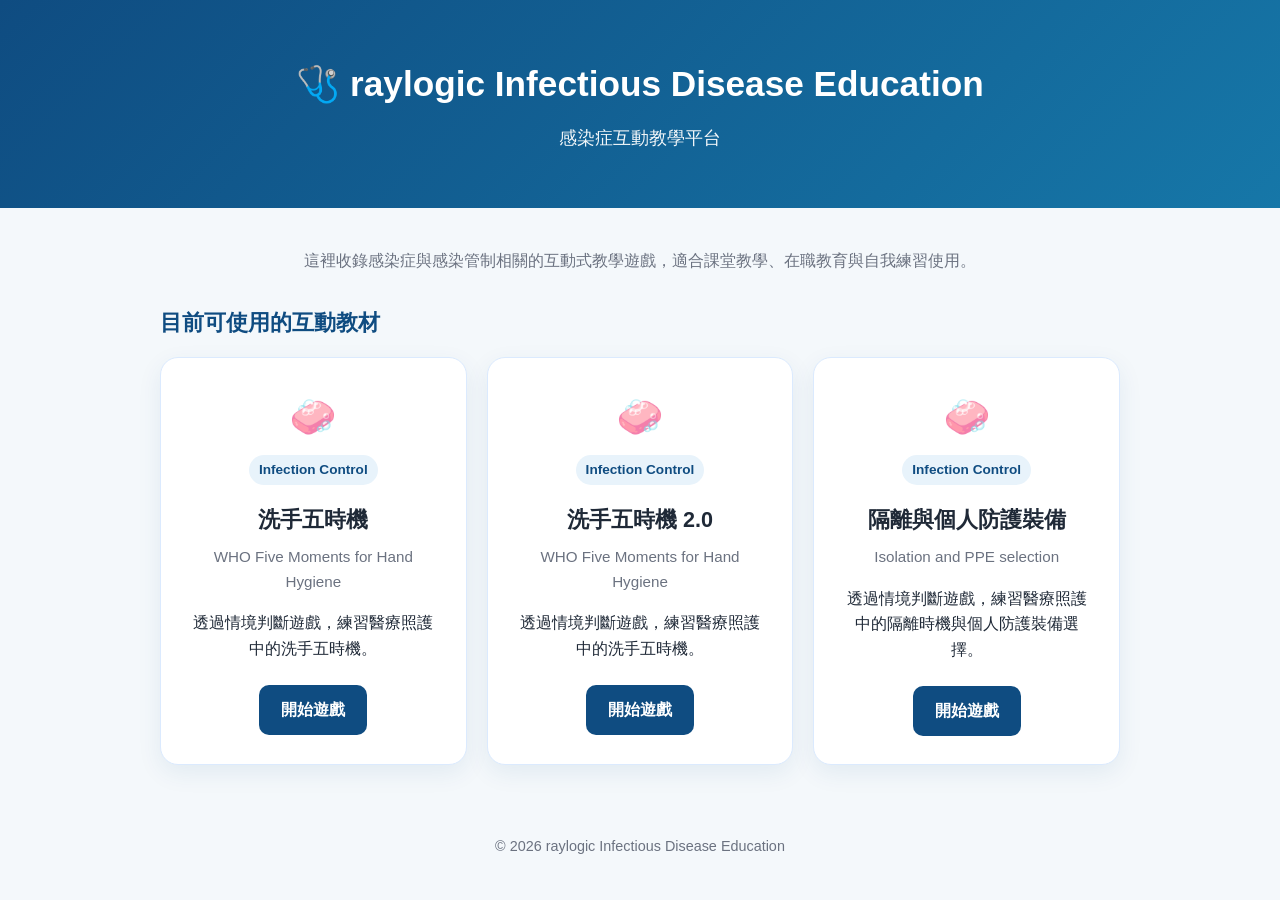
<file: index.html>
<!DOCTYPE html>
<html lang="zh-Hant">
<head>
  <meta charset="UTF-8" />
  <meta name="viewport" content="width=device-width, initial-scale=1.0" />
  <title>raylogic Infectious Disease Education</title>
  <style>
    :root {
      --primary: #0f4c81;
      --primary-light: #e8f3fb;
      --text: #1f2937;
      --muted: #6b7280;
      --background: #f4f8fb;
      --card: #ffffff;
      --border: #dbeafe;
    }

    * {
      box-sizing: border-box;
    }

    body {
      margin: 0;
      font-family: Arial, "Noto Sans TC", "Microsoft JhengHei", sans-serif;
      background: var(--background);
      color: var(--text);
      line-height: 1.6;
    }

    header {
      background: linear-gradient(135deg, #0f4c81, #1677a8);
      color: white;
      padding: 56px 20px;
      text-align: center;
    }

    header h1 {
      margin: 0 0 12px;
      font-size: 2.2rem;
    }

    header p {
      margin: 0;
      font-size: 1.1rem;
      opacity: 0.95;
    }

    main {
      max-width: 1000px;
      margin: 40px auto;
      padding: 0 20px;
    }

    .intro {
      text-align: center;
      margin-bottom: 28px;
      color: var(--muted);
    }

    .section-title {
      margin: 32px 0 16px;
      font-size: 1.35rem;
      color: var(--primary);
    }

    .grid {
      display: grid;
      grid-template-columns: repeat(auto-fit, minmax(260px, 1fr));
      gap: 20px;
    }

    .card {
      background: var(--card);
      border: 1px solid var(--border);
      border-radius: 18px;
      padding: 28px;
      box-shadow: 0 8px 24px rgba(15, 76, 129, 0.08);
      transition: transform 0.2s ease, box-shadow 0.2s ease;

      text-align: center;
    }

    .card:hover {
      transform: translateY(-3px);
      box-shadow: 0 12px 30px rgba(15, 76, 129, 0.14);
    }

    .emoji {
      font-size: 2.4rem;
      margin-bottom: 8px;
    }

    .card h3 {
      margin: 0 0 8px;
      font-size: 1.35rem;
    }

    .card .subtitle {
      margin: 0 0 14px;
      color: var(--muted);
      font-size: 0.95rem;
    }

    .tag {
      display: inline-block;
      margin-bottom: 18px;
      padding: 4px 10px;
      background: var(--primary-light);
      color: var(--primary);
      border-radius: 999px;
      font-size: 0.85rem;
      font-weight: 700;
    }

    .button {
      display: inline-block;
      margin-top: 8px;
      padding: 12px 22px;
      background: var(--primary);
      color: white;
      text-decoration: none;
      border-radius: 10px;
      font-weight: 700;
    }

    .button:hover {
      background: #16629d;
    }

    .note {
      margin-top: 34px;
      padding: 18px 20px;
      background: white;
      border-left: 5px solid var(--primary);
      border-radius: 12px;
      color: var(--muted);
      font-size: 0.95rem;
    }

    footer {
      text-align: center;
      color: var(--muted);
      padding: 30px 20px 40px;
      font-size: 0.9rem;
    }
  </style>
</head>
<body>

  <header>
    <h1>🩺 raylogic Infectious Disease Education</h1>
    <p>感染症互動教學平台</p>
  </header>

  <main>
    <p class="intro">
      這裡收錄感染症與感染管制相關的互動式教學遊戲，適合課堂教學、在職教育與自我練習使用。
    </p>

    <h2 class="section-title">目前可使用的互動教材</h2>

    <div class="grid">
      <article class="card">
        <div class="emoji">🧼</div>
        <span class="tag">Infection Control</span>
        <h3>洗手五時機</h3>
        <p class="subtitle">WHO Five Moments for Hand Hygiene</p>
        <p>透過情境判斷遊戲，練習醫療照護中的洗手五時機。</p>
        <a class="button" href="hand-hygiene/" target="_blank" rel="noopener norefeerrer">開始遊戲</a>
      </article>
      <article class="card">
        <div class="emoji">🧼</div>
        <span class="tag">Infection Control</span>
        <h3>洗手五時機 2.0</h3>
        <p class="subtitle">WHO Five Moments for Hand Hygiene</p>
        <p>透過情境判斷遊戲，練習醫療照護中的洗手五時機。</p>
        <a class="button" href="hand-hygiene-2.0/" target="_blank" rel="noopener norefeerrer">開始遊戲</a>
      </article>
            <article class="card">
        <div class="emoji">🧼</div>
        <span class="tag">Infection Control</span>
        <h3>隔離與個人防護裝備</h3>
        <p class="subtitle">Isolation and PPE selection</p>
        <p>透過情境判斷遊戲，練習醫療照護中的隔離時機與個人防護裝備選擇。</p>
        <a class="button" href="isolation-ppe-simulation/" target="_blank" rel="noopener norefeerrer">開始遊戲</a>
      </article>
      <!--
      之後新增遊戲時，複製下面這段，並修改：
      1. emoji
      2. tag
      3. h3 遊戲名稱
      4. subtitle
      5. 說明文字
      6. href 裡的資料夾名稱

      <article class="card">
        <div class="emoji">👕</div>
        <span class="tag">Infection Control</span>
        <h3>PPE 穿脫挑戰</h3>
        <p class="subtitle">Donning and Doffing Practice</p>
        <p>透過互動題目練習 PPE 穿脫順序與污染風險判斷。</p>
        <a class="button" href="ppe/" target="_blank" rel="noopener norefeerrer">開始遊戲</a>
      </article>
      -->
    </div>

  </main>

  <footer>
    © 2026 raylogic Infectious Disease Education
  </footer>

</body>
</html>
</file>
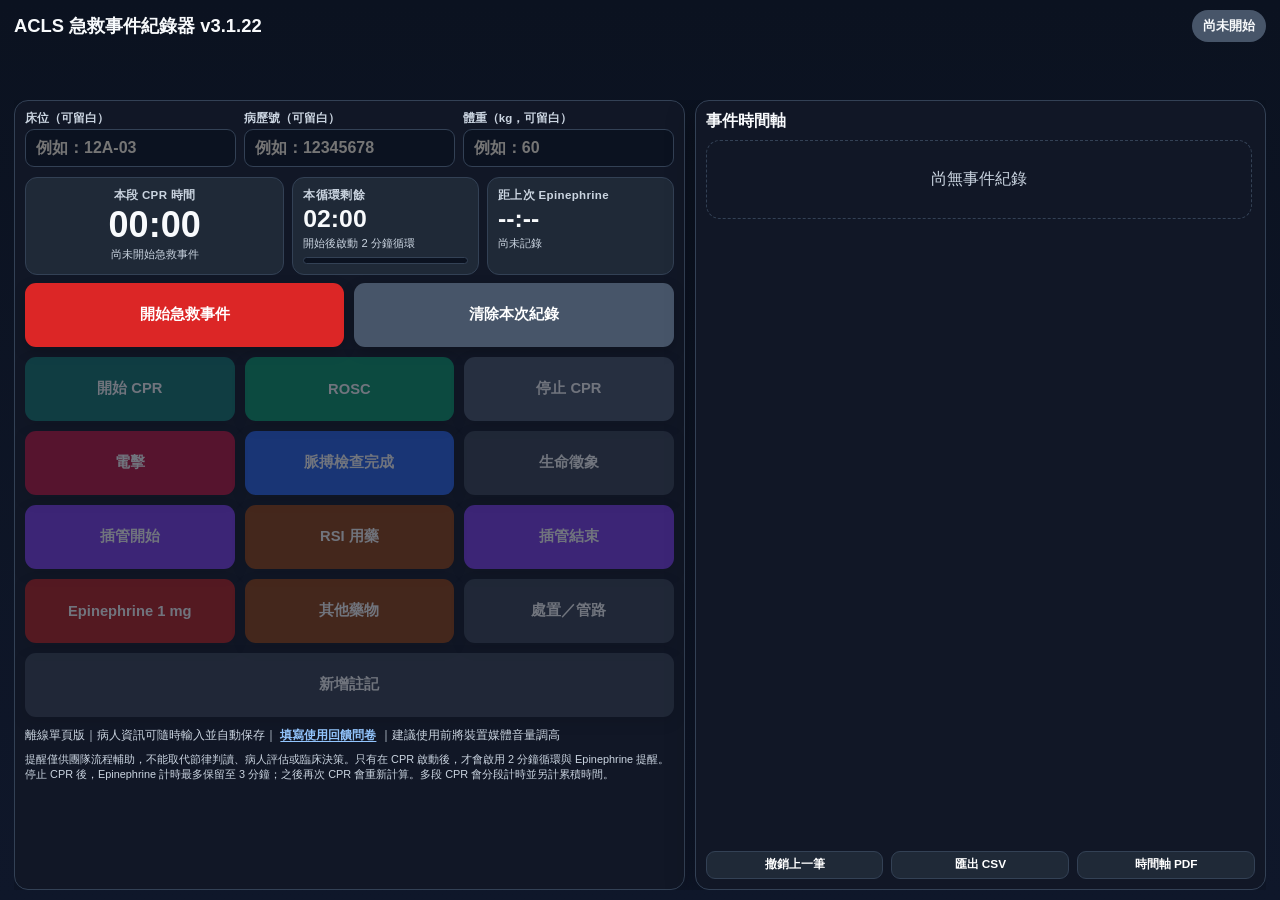
<file: acls-recorder/index.html>
<!DOCTYPE html>
<html lang="zh-Hant">
<head>
  <meta charset="UTF-8" />
  <meta name="viewport" content="width=device-width, initial-scale=1, viewport-fit=cover" />
  <meta name="theme-color" content="#111827" />
  <title>ACLS 急救事件紀錄器 v3.1.22</title>
  <style>
    :root{
      --bg:#0f172a;
      --panel:#111827;
      --panel2:#1f2937;
      --text:#f8fafc;
      --muted:#cbd5e1;
      --line:#334155;
      --danger:#dc2626;
      --warn:#d97706;
      --ok:#059669;
      --blue:#2563eb;
      --purple:#7c3aed;
      --gray:#475569;
      --white:#ffffff;
      --shadow:0 10px 30px rgba(0,0,0,.25);
    }
    *{box-sizing:border-box}
    body{
      margin:0;
      font-family:-apple-system,BlinkMacSystemFont,"Segoe UI","Noto Sans TC","PingFang TC",sans-serif;
      background:linear-gradient(180deg,#0b1220 0%,var(--bg) 100%);
      color:var(--text);
      min-height:100vh;
    }
    button,input,select,textarea{font:inherit}
    button{touch-action:manipulation}
    .app{
      width:min(1100px,100%);
      margin:auto;
      padding:14px;
      padding-bottom:calc(22px + env(safe-area-inset-bottom));
    }
    .header{
      display:flex;
      justify-content:space-between;
      gap:12px;
      align-items:flex-start;
      margin-bottom:12px;
    }
    h1{font-size:1.35rem;margin:0 0 4px}
    .subtitle{font-size:.86rem;color:var(--muted);line-height:1.45}
    .status-pill{
      border-radius:999px;
      padding:7px 11px;
      font-weight:800;
      font-size:.82rem;
      background:var(--gray);
      white-space:nowrap;
    }
    .status-pill.active{background:var(--danger)}
    .status-pill.rosc{background:var(--ok)}
    .grid{
      display:grid;
      grid-template-columns:1.05fr .95fr;
      gap:12px;
    }
    .panel{
      background:rgba(17,24,39,.94);
      border:1px solid var(--line);
      border-radius:18px;
      padding:14px;
      box-shadow:var(--shadow);
    }
    .timer-card{
      display:grid;
      grid-template-columns:1fr 1fr;
      gap:10px;
      margin-bottom:12px;
    }
    .metric{
      background:var(--panel2);
      border:1px solid var(--line);
      border-radius:15px;
      padding:14px;
      min-height:112px;
    }
    .metric.primary{
      grid-column:1/-1;
      text-align:center;
      min-height:142px;
    }
    .metric-label{
      color:var(--muted);
      font-size:.82rem;
      margin-bottom:6px;
      font-weight:700;
      letter-spacing:.03em;
    }
    .metric-value{
      font-size:2rem;
      font-weight:900;
      font-variant-numeric:tabular-nums;
      line-height:1;
    }
    .metric.primary .metric-value{font-size:3.4rem}
    .metric-note{
      margin-top:7px;
      color:var(--muted);
      font-size:.78rem;
      min-height:1.2em;
    }
    .metric.alert{outline:3px solid var(--warn)}
    .metric.overdue{outline:3px solid var(--danger); animation:pulse 1s infinite}
    @keyframes pulse{50%{transform:scale(1.015)}}
    .progress{
      height:10px;background:#0b1220;border-radius:999px;overflow:hidden;margin-top:10px;border:1px solid var(--line)
    }
    .progress > div{
      height:100%;width:0%;background:linear-gradient(90deg,#22c55e,#eab308,#ef4444);
      transition:width .25s linear;
    }
    .start-row{
      display:grid;grid-template-columns:1fr 1fr;gap:10px;margin-bottom:12px
    }
    .btn{
      border:0;
      border-radius:14px;
      color:white;
      font-weight:900;
      padding:15px 12px;
      min-height:58px;
      box-shadow:0 5px 14px rgba(0,0,0,.2);
      cursor:pointer;
    }
    .btn:disabled{opacity:.4;cursor:not-allowed}
    .btn:active{transform:translateY(1px)}
    .btn-start{background:var(--danger);font-size:1.1rem}
    .btn-secondary{background:var(--gray)}
    .event-grid{
      display:grid;
      grid-template-columns:repeat(2,1fr);
      gap:10px;
    }
    .event-grid .btn{min-height:72px}
    .btn-epi{background:#b91c1c}
    .btn-pulse{background:var(--blue)}
    .btn-airway{background:var(--purple)}
    .btn-rosc{background:var(--ok)}
    .btn-drug{background:#92400e}
    .btn-shock{background:#be123c}
    .btn-note{background:#374151}
    .btn-resume{background:#0f766e}
    .section-title{
      margin:0 0 10px;font-size:1rem
    }
    .timeline{
      max-height:660px;
      overflow:auto;
      padding-right:3px;
    }
    .empty{
      color:var(--muted);
      text-align:center;
      padding:28px 12px;
      border:1px dashed var(--line);
      border-radius:14px;
    }
    .event{
      border:1px solid var(--line);
      border-left:5px solid var(--blue);
      background:#0b1220;
      border-radius:13px;
      padding:11px;
      margin-bottom:9px;
    }
    .event.medication{border-left-color:#ef4444}
    .event.airway{border-left-color:#8b5cf6}
    .event.rosc{border-left-color:#10b981}
    .event.shock{border-left-color:#f43f5e}
    .event.cpr{border-left-color:#f59e0b}
    .event-head{
      display:flex;justify-content:space-between;gap:8px;align-items:flex-start
    }
    .event-title{font-weight:900}
    .event-time{
      font-variant-numeric:tabular-nums;color:var(--muted);font-size:.82rem;text-align:right
    }
    .event-detail{color:var(--muted);font-size:.85rem;margin-top:4px;line-height:1.4}
    .event-actions{display:flex;gap:7px;margin-top:9px}
    .small-btn{
      border:1px solid var(--line);
      background:var(--panel2);
      color:white;
      border-radius:9px;
      padding:7px 10px;
      font-weight:700;
      cursor:pointer;
    }
    .footer-actions{
      display:grid;
      grid-template-columns:repeat(3,1fr);
      gap:8px;
      margin-top:12px;
    }
    .hint{
      color:var(--muted);
      font-size:.78rem;
      line-height:1.5;
      margin-top:12px;
    }
    .modal{
      display:none;
      position:fixed;
      inset:0;
      background:rgba(0,0,0,.72);
      align-items:flex-end;
      justify-content:center;
      z-index:100;
      padding:12px;
    }
    .modal.show{display:flex}
    .modal-card{
      width:min(560px,100%);
      background:var(--panel);
      border:1px solid var(--line);
      border-radius:20px 20px 14px 14px;
      padding:16px;
      box-shadow:var(--shadow);
    }
    .modal-card h3{margin:0 0 12px}
    .form-grid{display:grid;gap:10px}
    label{font-size:.82rem;color:var(--muted);font-weight:700}
    input,select,textarea{
      width:100%;
      background:#0b1220;
      border:1px solid var(--line);
      color:white;
      border-radius:11px;
      padding:12px;
      margin-top:5px;
    }
    textarea{min-height:80px;resize:vertical}
    .modal-actions{display:grid;grid-template-columns:1fr 1fr;gap:9px;margin-top:12px}
    .banner{
      display:flex;
      align-items:center;
      min-height:50px;
      margin-bottom:12px;
      border-radius:14px;
      padding:12px 14px;
      font-weight:800;
      line-height:1.45;
      visibility:hidden;
      opacity:0;
      pointer-events:none;
      border:1px solid transparent;
      transition:opacity .15s ease;
    }
    .banner.show{
      visibility:visible;
      opacity:1;
      pointer-events:auto;
    }
    .banner.warn{background:#78350f;border:1px solid #f59e0b}
    .banner.danger{background:#7f1d1d;border:1px solid #ef4444}
    .banner.info{background:#1e3a8a;border:1px solid #60a5fa}
    @media(max-width:820px){
      .grid{grid-template-columns:1fr}
      .timeline{max-height:none}
    }
    @media(max-width:520px){
      .app{padding:9px}
      .panel{padding:10px;border-radius:15px}
      .metric.primary .metric-value{font-size:2.8rem}
      .metric-value{font-size:1.65rem}
      .event-grid .btn{min-height:68px;padding:12px 8px}
      .footer-actions{grid-template-columns:1fr}
      .header{align-items:center}
    }
  
    /* Desktop one-screen layout */
    @media (min-width: 900px){
      html, body{
        height:100%;
        overflow:hidden;
      }
      body{
        min-height:100%;
      }
      .app{
        width:min(1440px,100%);
        height:100vh;
        padding:10px 14px;
        display:flex;
        flex-direction:column;
        overflow:hidden;
      }
      .header{
        flex:0 0 auto;
        margin-bottom:8px;
        align-items:center;
      }
      h1{
        font-size:1.15rem;
        margin-bottom:2px;
      }
      .subtitle{
        font-size:.76rem;
      }
      .grid{
        flex:1 1 auto;
        min-height:0;
        grid-template-columns:minmax(0,1.08fr) minmax(380px,.92fr);
        gap:10px;
        overflow:hidden;
      }
      .panel{
        min-height:0;
        height:100%;
        padding:10px;
        border-radius:14px;
        overflow:hidden;
      }
      .grid > .panel:first-child{
        overflow-y:auto;
        overscroll-behavior:contain;
      }
      .grid > .panel:last-child{
        display:flex;
        flex-direction:column;
      }
      .timer-card{
        grid-template-columns:1.25fr .9fr .9fr;
        gap:8px;
        margin-bottom:8px;
      }
      .metric{
        min-height:82px;
        padding:10px;
        border-radius:12px;
      }
      .metric.primary{
        grid-column:auto;
        min-height:82px;
      }
      .metric.primary .metric-value{
        font-size:2.25rem;
      }
      .metric-value{
        font-size:1.55rem;
      }
      .metric-label{
        font-size:.72rem;
        margin-bottom:4px;
      }
      .metric-note{
        font-size:.7rem;
        margin-top:4px;
      }
      .progress{
        height:7px;
        margin-top:6px;
      }
      .action-row{
        gap:8px;
        margin-bottom:8px;
      }
      .action-row .btn{
        min-height:50px;
        padding:9px 7px;
      }
      .btn{
        min-height:46px;
        padding:10px 8px;
        border-radius:11px;
        font-size:.92rem;
      }
      .event-grid{
        grid-template-columns:repeat(3,1fr);
        gap:8px;
      }
      .event-grid .btn{
        min-height:54px;
        padding:9px 7px;
      }
      .hint{
        margin-top:8px;
        font-size:.68rem;
        line-height:1.35;
      }
      .section-title{
        flex:0 0 auto;
        margin-bottom:8px;
      }
      .timeline-patient{
        flex:0 0 auto;
        margin-bottom:8px;
      }
      .timeline-patient input{
        min-height:34px;
        padding:7px 9px;
      }
      .timeline{
        flex:1 1 auto;
        min-height:0;
        max-height:none;
        overflow-y:auto;
        overscroll-behavior:contain;
      }
      .event{
        padding:8px 9px;
        margin-bottom:7px;
        border-radius:10px;
      }
      .event-title{
        font-size:.9rem;
      }
      .event-time,
      .event-detail{
        font-size:.74rem;
      }
      .event-actions{
        margin-top:6px;
      }
      .small-btn{
        padding:5px 8px;
        font-size:.74rem;
      }
      .footer-actions{
        flex:0 0 auto;
        margin-top:8px;
      }
      .banner{
        flex:0 0 auto;
        margin-bottom:8px;
        padding:9px 12px;
        font-size:.82rem;
      }
    }

  

  
  
    .header-title{
      min-width:240px;
    }
    .timeline-patient{
      display:grid;
      grid-template-columns:1fr 1fr;
      gap:8px;
      margin-bottom:10px;
      flex:0 0 auto;
    }
    .timeline-patient label{
      font-size:.72rem;
    }
    .timeline-patient input{
      margin-top:3px;
      padding:8px 10px;
      border-radius:9px;
      min-height:38px;
    }
    @media(max-width:700px){
      .timeline-patient{
        grid-template-columns:1fr;
      }
    }

  
    .feedback-link{
      color:#93c5fd;
      font-weight:800;
      text-decoration:underline;
      text-underline-offset:2px;
    }
    .feedback-link:hover{
      color:#dbeafe;
    }

    /* PWA 新版更新提示列 */
    .sw-update-bar{
      display:none;
      position:fixed;
      left:0;right:0;bottom:0;
      z-index:200;
      background:#1e3a8a;
      border-top:1px solid #60a5fa;
      color:#fff;
      padding:12px 14px;
      padding-bottom:calc(12px + env(safe-area-inset-bottom));
      align-items:center;
      gap:10px;
      box-shadow:0 -6px 20px rgba(0,0,0,.35);
    }
    .sw-update-bar.show{display:flex}
    .sw-update-bar .sw-msg{flex:1;font-weight:800;font-size:.9rem;line-height:1.35}
    .sw-update-bar button{
      border:0;border-radius:10px;font-weight:900;padding:10px 14px;cursor:pointer;color:#fff;
    }
    .sw-update-bar .sw-update{background:#2563eb}
    .sw-update-bar .sw-dismiss{background:#475569}
    .sw-update-bar button:disabled{opacity:.5;cursor:not-allowed}

  
    .action-row{
      display:grid;
      gap:10px;
      margin-bottom:10px;
    }
    .action-row-2{grid-template-columns:repeat(2,minmax(0,1fr));}
    .action-row-3{grid-template-columns:repeat(3,minmax(0,1fr));}
    .action-row .btn{
      width:100%;
      min-width:0;
      min-height:64px;
    }
    @media(max-width:700px){
      .action-row-3{grid-template-columns:repeat(2,minmax(0,1fr));}
    }
    @media(max-width:460px){
      .action-row-2,.action-row-3{grid-template-columns:1fr;}
    }

  
    .drug-circle-grid{
      display:grid;
      grid-template-columns:repeat(3,minmax(0,1fr));
      gap:14px;
      justify-items:center;
      padding:4px 0;
    }
    .drug-circle{
      width:104px;
      height:104px;
      border-radius:50%;
      border:2px solid #64748b;
      background:#1f2937;
      color:#fff;
      font-weight:900;
      font-size:.82rem;
      line-height:1.15;
      padding:10px;
      display:flex;
      align-items:center;
      justify-content:center;
      text-align:center;
      cursor:pointer;
      box-shadow:0 5px 14px rgba(0,0,0,.24);
      overflow-wrap:anywhere;
    }
    .drug-circle:active{transform:scale(.97)}
    .drug-circle:hover{border-color:#93c5fd;background:#273449}
    .drug-circle.custom{border-style:dashed;background:#374151}
    @media(max-width:520px){
      .drug-circle-grid{grid-template-columns:repeat(3,minmax(0,1fr));gap:9px}
      .drug-circle{width:88px;height:88px;font-size:.72rem;padding:7px}
    }
    @media(max-width:360px){
      .drug-circle-grid{grid-template-columns:repeat(2,minmax(0,1fr))}
    }

  
    .infusion-prep-summary{
      background:#0b1220;
      border:1px solid var(--line);
      border-radius:12px;
      padding:12px;
      line-height:1.55;
      color:var(--muted);
    }
    .infusion-prep-title{
      color:var(--text);
      font-weight:900;
      margin-bottom:4px;
    }
    .infusion-reprepare-btn{
      width:100%;
      min-height:44px;
      margin-top:2px;
    }

  
    /* 方形藥物快捷鍵 */
    .drug-circle-grid,
    .drug-pick-grid,
    .quick-drug-grid{
      display:grid;
      grid-template-columns:repeat(3,minmax(0,1fr));
      gap:10px;
    }

    .drug-circle,
    .drug-pick,
    .quick-drug,
    .drug-option{
      width:100% !important;
      min-width:0;
      min-height:58px;
      aspect-ratio:auto !important;
      border-radius:12px !important;
      padding:10px 8px;
      display:flex;
      align-items:center;
      justify-content:center;
      text-align:center;
      line-height:1.15;
      white-space:normal;
      overflow-wrap:anywhere;
      font-size:.86rem;
      font-weight:900;
    }

    @media(max-width:520px){
      .drug-circle-grid,
      .drug-pick-grid,
      .quick-drug-grid{
        grid-template-columns:repeat(2,minmax(0,1fr));
      }

      .drug-circle,
      .drug-pick,
      .quick-drug,
      .drug-option{
        min-height:54px;
        font-size:.8rem;
      }
    }

  
    /* 手機版穩定顯示與防止自動縮放 */
    html{
      -webkit-text-size-adjust:100%;
      text-size-adjust:100%;
      scroll-behavior:auto;
    }

    body{
      overscroll-behavior-y:none;
      overflow-anchor:none;
    }

    input,
    select,
    textarea{
      font-size:16px !important;
    }

    button{
      -webkit-tap-highlight-color:transparent;
    }

    @supports (height: 100dvh){
      body{
        min-height:100dvh;
      }
    }

    @media(max-width:820px){
      .app{
        width:100%;
        max-width:100%;
        min-height:100dvh;
        overflow-x:hidden;
      }

      .grid{
        display:block;
      }

      .panel{
        width:100%;
        max-width:100%;
        overflow-x:hidden;
      }

      .timer-card,
      .action-row,
      .timeline-patient,
      .footer-actions{
        min-width:0;
      }

      .metric,
      .btn,
      .small-btn,
      input,
      select,
      textarea{
        min-width:0;
        max-width:100%;
      }

      .modal{
        align-items:flex-start;
        overflow-y:auto;
        padding-top:max(12px, env(safe-area-inset-top));
        padding-bottom:max(12px, env(safe-area-inset-bottom));
      }

      .modal-card{
        width:100%;
        max-width:560px;
        max-height:calc(100dvh - 24px - env(safe-area-inset-top) - env(safe-area-inset-bottom));
        overflow-y:auto;
        overscroll-behavior:contain;
        border-radius:16px;
      }

      .timeline{
        overflow-anchor:none;
      }
    }

    @media(max-width:520px){
      .header{
        align-items:flex-start;
        gap:8px;
      }

      .status-pill{
        flex:0 0 auto;
      }

      .action-row-3{
        grid-template-columns:repeat(2,minmax(0,1fr));
      }

      .action-row .btn{
        min-height:56px;
      }

      .drug-circle-grid,
      .drug-pick-grid,
      .quick-drug-grid{
        grid-template-columns:repeat(2,minmax(0,1fr));
      }
    }

  
    /* 手機版：固定計時區＋獨立捲動按鈕區 */
    @media(max-width:820px){
      html,
      body{
        height:100%;
        overflow:hidden;
      }

      body{
        min-height:100dvh;
      }

      .app{
        height:100dvh;
        min-height:100dvh;
        display:flex;
        flex-direction:column;
        overflow:hidden;
        padding-bottom:max(8px, env(safe-area-inset-bottom));
      }

      .header{
        flex:0 0 auto;
        margin-bottom:8px;
      }

      #banner{
        flex:0 0 auto;
        margin-bottom:8px;
      }

      .grid{
        flex:1 1 auto;
        min-height:0;
        display:flex;
        flex-direction:column;
        overflow:hidden;
      }

      .grid > .panel:first-child{
        flex:1 1 auto;
        min-height:0;
        height:auto;
        display:flex;
        flex-direction:column;
        overflow:hidden;
        padding:10px;
      }

      .timer-card{
        flex:0 0 auto;
        position:sticky;
        top:0;
        z-index:20;
        background:var(--panel);
        padding-bottom:8px;
        margin-bottom:0;
        border-bottom:1px solid var(--line);
        grid-template-columns:repeat(3,minmax(0,1fr));
      }

      .timer-card .metric{
        min-height:86px;
        padding:10px 8px;
      }

      .timer-card .metric.primary{
        grid-column:auto;
        min-height:86px;
      }

      .timer-card .metric.primary .metric-value{
        font-size:2rem;
      }

      .timer-card .metric-value{
        font-size:1.45rem;
      }

      .timer-card .metric-label{
        font-size:.68rem;
      }

      .timer-card .metric-note{
        font-size:.66rem;
        line-height:1.2;
      }

      .grid > .panel:first-child > .action-row,
      .grid > .panel:first-child > .hint{
        flex:0 0 auto;
      }

      .grid > .panel:first-child{
        overscroll-behavior:contain;
      }

      .grid > .panel:first-child::after{
        content:"";
        display:block;
        height:max(8px, env(safe-area-inset-bottom));
        flex:0 0 auto;
      }

      .grid > .panel:first-child{
        overflow-y:auto;
      }

      .grid > .panel:last-child{
        display:none;
      }

      .action-row{
        margin-top:8px;
      }
    }

    @media(max-width:520px){
      .timer-card{
        grid-template-columns:repeat(3,minmax(0,1fr));
        gap:6px;
      }

      .timer-card .metric{
        min-height:78px;
        padding:8px 6px;
      }

      .timer-card .metric.primary .metric-value{
        font-size:1.7rem;
      }

      .timer-card .metric-value{
        font-size:1.25rem;
      }

      .timer-card .metric-label{
        font-size:.62rem;
      }

      .timer-card .metric-note{
        font-size:.6rem;
      }
    }

  
    .mobile-record-actions{display:none}
    .mobile-records-modal{align-items:stretch;padding:0}
    .mobile-records-card{
      width:100%;max-width:none;height:100dvh;max-height:100dvh;
      border-radius:0;display:flex;flex-direction:column;
      padding:max(10px,env(safe-area-inset-top)) 10px max(10px,env(safe-area-inset-bottom));
    }
    .mobile-records-header{
      display:flex;align-items:center;justify-content:space-between;
      gap:10px;flex:0 0 auto;margin-bottom:8px;
    }
    .mobile-records-header h3{margin:0}
    .mobile-records-patient{flex:0 0 auto}
    .mobile-records-timeline{
      flex:1 1 auto;min-height:0;max-height:none;overflow-y:auto;margin-top:4px;
    }
    .mobile-records-footer{flex:0 0 auto;margin-top:8px}
    @media(max-width:820px){
      .mobile-record-actions{display:block;flex:0 0 auto;margin-top:8px}
      .mobile-record-actions .btn{width:100%}
    }


    .patient-info-top{
      display:grid;
      grid-template-columns:repeat(3,minmax(0,1fr));
      gap:8px;
      margin-bottom:10px;
      flex:0 0 auto;
    }
    .patient-info-top label{font-size:.72rem}
    .patient-info-top input{
      margin-top:3px;
      min-height:38px;
      padding:8px 10px;
      border-radius:9px;
    }
    .mobile-records-patient{
      grid-template-columns:repeat(3,minmax(0,1fr));
    }
    @media(max-width:700px){
      .patient-info-top{
        grid-template-columns:repeat(3,minmax(0,1fr));
        gap:6px;
        margin-bottom:8px;
      }
      .patient-info-top label{font-size:.65rem}
      .patient-info-top input{
        padding:7px 6px;
        min-height:36px;
      }
      .mobile-records-patient{grid-template-columns:1fr}
    }
    @media(max-width:420px){
      .patient-info-top{grid-template-columns:1fr 1fr}
      .patient-info-top label:last-child{grid-column:1/-1}
    }


    @media(max-width:820px){
      #banner{
        min-height:48px;
        max-height:48px;
        overflow:hidden;
        margin-bottom:8px;
        padding:9px 12px;
        font-size:.8rem;
      }
    }

    @media(min-width:900px){
      #banner{
        min-height:42px;
        max-height:42px;
        overflow:hidden;
      }
    }


    .rsi-reference-wrap{
      margin-top:10px;
    }
    .rsi-reference-btn{
      width:100%;
      min-height:44px;
      border:1px solid #60a5fa;
      background:#1e3a8a;
      color:#fff;
      border-radius:11px;
      padding:10px 12px;
      font-weight:900;
      cursor:pointer;
    }
    .rsi-reference-note{
      margin-top:6px;
      color:var(--muted);
      font-size:.75rem;
      line-height:1.4;
    }


    .rsi-weight-box{
      margin-bottom:10px;
      padding:10px;
      border:1px solid var(--line);
      border-radius:12px;
      background:#0b1220;
    }
    .rsi-weight-box label{
      display:block;
    }
    .rsi-weight-box input{
      margin-top:5px;
    }

</style>
</head>
<body>
<div class="app">
  <div class="header">
    <div class="header-title">
      <h1>ACLS 急救事件紀錄器 v3.1.22</h1>
    </div>
    <div id="statusPill" class="status-pill">尚未開始</div>
  </div>

  <div id="banner" class="banner"></div>

  <div class="grid">
    <section class="panel">
      <div class="patient-info-top">
        <label>床位（可留白）
          <input id="patientBedMain" placeholder="例如：12A-03">
        </label>
        <label>病歷號（可留白）
          <input id="patientMrnMain" inputmode="text" autocomplete="off" placeholder="例如：12345678">
        </label>
        <label>體重（kg，可留白）
          <input id="patientWeightMain" type="number" min="0" step="0.1" inputmode="decimal" placeholder="例如：60">
        </label>
      </div>

      <div class="timer-card">
        <div class="metric primary">
          <div class="metric-label">本段 CPR 時間</div>
          <div id="cprElapsed" class="metric-value">00:00</div>
          <div id="cprStartLabel" class="metric-note">尚未開始 CPR</div>
        </div>

        <div id="cycleMetric" class="metric">
          <div class="metric-label">本循環剩餘</div>
          <div id="cycleCountdown" class="metric-value">02:00</div>
          <div id="cycleNote" class="metric-note">開始後啟動 2 分鐘循環</div>
          <div class="progress"><div id="cycleProgress"></div></div>
        </div>

        <div id="epiMetric" class="metric">
          <div class="metric-label">距上次 Epinephrine</div>
          <div id="epiElapsed" class="metric-value">--:--</div>
          <div id="epiNote" class="metric-note">尚未記錄</div>
        </div>
      </div>

      <div class="action-row action-row-2">
        <button id="eventStartBtn" class="btn btn-start">開始急救事件</button>
        <button id="resetBtn" class="btn btn-secondary">清除本次紀錄</button>
      </div>

      <div class="action-row action-row-3">
        <button id="startBtn" class="btn btn-resume" disabled>開始 CPR</button>
        <button id="roscBtn" class="btn btn-rosc" disabled>ROSC</button>
        <button id="stopBtn" class="btn btn-secondary" disabled>停止 CPR</button>
      </div>

      <div class="action-row action-row-3">
        <button id="shockBtn" class="btn btn-shock" disabled>電擊</button>
        <button id="pulseBtn" class="btn btn-pulse" disabled>脈搏檢查完成</button>
        <button id="vitalBtn" class="btn btn-note" disabled>生命徵象</button>
      </div>

      <div class="action-row action-row-3">
        <button id="airwayStartBtn" class="btn btn-airway" disabled>插管開始</button>
        <button id="rsiBtn" class="btn btn-drug" disabled>RSI 用藥</button>
        <button id="airwayBtn" class="btn btn-airway" disabled>插管結束</button>
      </div>

      <div class="action-row action-row-3">
        <button id="epiBtn" class="btn btn-epi" disabled>Epinephrine 1 mg</button>
        <button id="drugBtn" class="btn btn-drug" disabled>其他藥物</button>
        <button id="procedureBtn" class="btn btn-note" disabled>處置／管路</button>
      </div>

      <div class="action-row action-row-1">
        <button id="noteBtn" class="btn btn-note" disabled>新增註記</button>
      </div>

      <div class="mobile-record-actions">
        <button id="mobileRecordsBtn" class="btn btn-note">查看／輸出急救紀錄</button>
      </div>
      <div class="subtitle">
        離線單頁版｜病人資訊可隨時輸入並自動保存｜
        <a href="https://docs.google.com/forms/d/e/1FAIpQLSexORVx-KhqJheWruCB7x62B_142OG0QLHTr5RfIfLWDHlfjw/viewform?usp=publish-editor"
           target="_blank"
           rel="noopener noreferrer"
           class="feedback-link">填寫使用回饋問卷</a>
        ｜建議使用前將裝置媒體音量調高
      </div>
      <div class="hint">
        提醒僅供團隊流程輔助，不能取代節律判讀、病人評估或臨床決策。只有在 CPR 啟動後，才會啟用 2 分鐘循環與 Epinephrine 提醒。停止 CPR 後，Epinephrine 計時最多保留至 3 分鐘；之後再次 CPR 會重新計算。多段 CPR 會分段計時並另計累積時間。
      </div>
    </section>

    <section class="panel timeline-panel">
      <h2 class="section-title">事件時間軸</h2>

      <div id="timeline" class="timeline">
        <div class="empty">尚無事件紀錄</div>
      </div>
      <div class="footer-actions">
        <button id="undoBtn" class="small-btn">撤銷上一筆</button>
        <button id="csvBtn" class="small-btn">匯出 CSV</button>
        <button id="printBtn" class="small-btn">時間軸 PDF</button>
      </div>
    </section>
  </div>
</div>

<div id="modal" class="modal" role="dialog" aria-modal="true">
  <div class="modal-card">
    <h3 id="modalTitle">新增事件</h3>
    <div id="modalBody" class="form-grid"></div>
    <div class="modal-actions">
      <button id="modalCancel" class="btn btn-secondary">取消</button>
      <button id="modalSave" class="btn btn-start">儲存</button>
    </div>
  </div>
</div>

<div id="mobileRecordsModal" class="modal mobile-records-modal" role="dialog" aria-modal="true">
  <div class="modal-card mobile-records-card">
    <div class="mobile-records-header">
      <h3>急救紀錄</h3>
      <button id="mobileRecordsClose" class="small-btn">關閉</button>
    </div>

    <div class="timeline-patient mobile-records-patient">
      <label>床位（可留白）
        <input id="mobilePatientBed" placeholder="例如：12A-03">
      </label>
      <label>病歷號（可留白）
        <input id="mobilePatientMrn" inputmode="text" autocomplete="off" placeholder="例如：12345678">
      </label>
      <label>體重（kg，可留白）
        <input id="mobilePatientWeight" type="number" min="0" step="0.1" inputmode="decimal" placeholder="例如：60">
      </label>
    </div>

    <div id="mobileRecordsTimeline" class="timeline mobile-records-timeline">
      <div class="empty">尚無事件紀錄</div>
    </div>

    <div class="footer-actions mobile-records-footer">
      <button id="mobileUndoBtn" class="small-btn">撤銷上一筆</button>
      <button id="mobileCsvBtn" class="small-btn">匯出 CSV</button>
      <button id="mobilePdfBtn" class="small-btn">時間軸 PDF</button>
    </div>
  </div>
</div>

<script>
(() => {
  const $ = (id) => document.getElementById(id);
  const STORAGE_KEY = "acls_recorder_v1";

  let state = {
    bed: "",
    mrn: "",
    weight: "",
    eventStart: null,
    cprStart: null,
    active: false,
    roscTime: null,
    cycleStart: null,
    lastEpi: null,
    epiResetAt: null,
    intubationStart: null,
    infusionPreparations: {},
    events: []
  };

  let modalSaveHandler = null;
  let audioCtx = null;
  let wakeLock = null;
  let lastCycleAlert = null;
  let lastEpiAlert = null;

  const eventLabels = {
    event_start: "急救事件開始",
    cpr_start: "CPR 開始",
    cpr_stop: "CPR 停止",
    cpr_resume: "再次開始 CPR",
    pulse_check: "節律／脈搏檢查",
    epinephrine: "Epinephrine",
    intubation_start: "插管開始",
    intubation: "插管完成",
    procedure: "處置／管路",
    rosc: "ROSC",
    shock: "電擊",
    medication: "其他藥物",
    rsi: "RSI 用藥",
    vital_sign: "生命徵象",
    note: "註記"
  };

  // RSI 常規用藥與本院濃度（護理師習慣以 mL 記錄，系統後台換算為 mg）
  const RSI_DRUGS = {
    lidocaine: {
      label: "Lidocaine",
      mgPerMl: 20,
      doseMinMgKg: 1.5,
      doseMaxMgKg: 1.5
    },
    ketamine: {
      label: "Ketamine",
      mgPerMl: 50,
      doseMinMgKg: 1,
      doseMaxMgKg: 2
    },
    rocuronium: {
      label: "Rocuronium",
      mgPerMl: 10,
      doseMinMgKg: 1,
      doseMaxMgKg: 1
    }
  };

  function nowISO(){ return new Date().toISOString(); }
  function fmtClock(iso){
    if(!iso) return "--:--:--";
    return new Date(iso).toLocaleTimeString("zh-TW",{hour12:false});
  }
  function fmtDateTime(iso){
    if(!iso) return "";
    return new Date(iso).toLocaleString("zh-TW",{hour12:false});
  }
  function secondsBetween(a,b){
    return Math.max(0, Math.floor((new Date(b)-new Date(a))/1000));
  }
  function fmtDuration(sec){
    sec = Math.max(0, Math.floor(sec || 0));
    const h = Math.floor(sec/3600);
    const m = Math.floor((sec%3600)/60);
    const s = sec%60;
    if(h>0) return `${String(h).padStart(2,"0")}:${String(m).padStart(2,"0")}:${String(s).padStart(2,"0")}`;
    return `${String(m).padStart(2,"0")}:${String(s).padStart(2,"0")}`;
  }

  function getCprSegments(referenceTime = new Date()){
    const segments = [];
    let openSegment = null;

    [...state.events]
      .sort((a,b) => new Date(a.timestamp) - new Date(b.timestamp))
      .forEach(ev => {
        if(["cpr_start","cpr_resume"].includes(ev.type)){
          if(openSegment){
            openSegment.end = ev.timestamp;
            openSegment.endType = "new_start";
            segments.push(openSegment);
          }
          openSegment = {
            start: ev.timestamp,
            startType: ev.type,
            end: null,
            endType: null
          };
        }

        if(["cpr_stop","rosc"].includes(ev.type) && openSegment){
          openSegment.end = ev.timestamp;
          openSegment.endType = ev.type;
          segments.push(openSegment);
          openSegment = null;
        }
      });

    if(openSegment){
      openSegment.end = referenceTime instanceof Date ? referenceTime.toISOString() : referenceTime;
      openSegment.endType = "active";
      segments.push(openSegment);
    }

    return segments.map((seg, index) => ({
      ...seg,
      number: index + 1,
      duration: secondsBetween(seg.start, seg.end)
    }));
  }

  function getTotalCprSeconds(referenceTime = new Date()){
    return getCprSegments(referenceTime).reduce((sum, seg) => sum + seg.duration, 0);
  }

  function getCurrentCprSegment(referenceTime = new Date()){
    const segments = getCprSegments(referenceTime);
    return segments.length ? segments[segments.length - 1] : null;
  }

  // 統一計算急救摘要統計，供 CSV／PDF 匯出共用，確保兩邊數字一致。
  function computeSummary(referenceTime = new Date()){
    const evs = [...state.events].sort((a,b)=>new Date(a.timestamp)-new Date(b.timestamp));
    const base = state.eventStart || state.cprStart || (evs[0] ? evs[0].timestamp : null);
    const byType = (t)=>evs.filter(e=>e.type===t);
    const delay = (target)=>(base && target) ? secondsBetween(base, target) : null;

    // Epinephrine：次數、首劑時間、各劑間隔與平均間隔
    const epis = byType("epinephrine");
    const epiIntervals = [];
    for(let i=1;i<epis.length;i++){
      epiIntervals.push(secondsBetween(epis[i-1].timestamp, epis[i].timestamp));
    }
    const epiAvg = epiIntervals.length
      ? Math.round(epiIntervals.reduce((a,b)=>a+b,0)/epiIntervals.length)
      : null;

    // 電擊、其他藥物明細
    const shocks = byType("shock").map(e=>({ time:e.timestamp, detail:e.detail||"" }));
    const meds = byType("medication").map(e=>({ time:e.timestamp, detail:e.detail||"" }));

    // 關鍵延遲：事件開始 → 首次 CPR／首劑 Epinephrine／首次電擊
    const firstCpr = evs.find(e=>e.type==="cpr_start" || e.type==="cpr_resume");
    const firstShock = byType("shock")[0] || null;
    const delays = {
      toCpr: firstCpr ? delay(firstCpr.timestamp) : null,
      toEpi: epis[0] ? delay(epis[0].timestamp) : null,
      toShock: firstShock ? delay(firstShock.timestamp) : null
    };

    // 總急救時長 (downtime)：事件開始 → ROSC（或最後一筆事件）
    const endMark = state.roscTime || (evs.length ? evs[evs.length-1].timestamp : null);
    const downtime = (base && endMark) ? secondsBetween(base, endMark) : null;

    // CPR 暫停分析：段與段之間的空檔（no-flow time）
    const segments = getCprSegments(referenceTime);
    const totalCpr = segments.reduce((s,seg)=>s+seg.duration,0);
    let pauseCount = 0, totalPause = 0;
    for(let i=1;i<segments.length;i++){
      const gap = secondsBetween(segments[i-1].end, segments[i].start);
      if(gap>0){ pauseCount++; totalPause += gap; }
    }

    // 各類事件計數
    const counts = {};
    evs.forEach(e=>{ counts[e.type] = (counts[e.type]||0)+1; });
    const eventCounts = Object.keys(counts).map(t=>({
      type:t, label:eventLabels[t]||t, count:counts[t]
    }));

    // 插管耗時：插管開始 → 插管完成
    const intStart = byType("intubation_start")[0] || null;
    const intDone = byType("intubation")[0] || null;
    const intubation = {
      start: intStart ? intStart.timestamp : null,
      done: intDone ? intDone.timestamp : null,
      duration: (intStart && intDone) ? secondsBetween(intStart.timestamp, intDone.timestamp) : null
    };

    return {
      base,
      epi: { count:epis.length, firstTime: epis[0]?epis[0].timestamp:null, intervals:epiIntervals, avgInterval:epiAvg },
      shocks, shockCount:shocks.length,
      meds,
      delays,
      downtime,
      cpr: { totalSeconds:totalCpr, pauseCount, totalPause, segmentCount:segments.length },
      eventCounts,
      result: { rosc: !!state.roscTime, roscTime: state.roscTime || null },
      intubation
    };
  }

  // 摘要統計的兩欄 [項目, 數值] 列，CSV／PDF 共用。
  function summaryStatRows(s){
    const na = "—";
    const dur = (x)=> x==null ? na : fmtDuration(x);
    return [
      ["急救結果", s.result.rosc ? `已 ROSC（${fmtDateTime(s.result.roscTime)}）` : "未達 ROSC"],
      ["總急救時長 (downtime)", dur(s.downtime)],
      ["累積 CPR 時間", dur(s.cpr.totalSeconds)],
      ["CPR 暫停", s.cpr.pauseCount>0 ? `${s.cpr.pauseCount} 次，共 ${fmtDuration(s.cpr.totalPause)}` : "無暫停"],
      ["事件開始 → 首次 CPR", dur(s.delays.toCpr)],
      ["事件開始 → 首劑 Epinephrine", dur(s.delays.toEpi)],
      ["事件開始 → 首次電擊", dur(s.delays.toShock)],
      ["Epinephrine 給藥", s.epi.count>0 ? `${s.epi.count} 劑${s.epi.avgInterval!=null ? `，平均間隔 ${fmtDuration(s.epi.avgInterval)}` : ""}` : "未給藥"],
      ["電擊", s.shockCount>0 ? `${s.shockCount} 次` : "未電擊"],
      ["插管耗時", s.intubation.duration!=null
        ? `${fmtDuration(s.intubation.duration)}（${fmtDateTime(s.intubation.start)} → ${fmtDateTime(s.intubation.done)}）`
        : (s.intubation.start ? "僅記錄插管開始" : "未插管")]
    ];
  }

  function save(){
    localStorage.setItem(STORAGE_KEY, JSON.stringify(state));
  }

  function load(){
    try{
      const saved = JSON.parse(localStorage.getItem(STORAGE_KEY));
      if(saved && Array.isArray(saved.events)) state = {...state, ...saved};
      state.bed = state.bed || "";
      state.mrn = state.mrn || "";
      state.weight = state.weight || "";
      state.infusionPreparations = state.infusionPreparations || {};
      if(state.cprStart && !state.eventStart) state.eventStart = state.cprStart;
    }catch(e){}
  }

  async function requestWakeLock(){
    try{
      if("wakeLock" in navigator && !wakeLock){
        wakeLock = await navigator.wakeLock.request("screen");
        wakeLock.addEventListener("release",()=>wakeLock=null);
      }
    }catch(e){}
  }

  function beep(kind="info"){
    try{
      if(!audioCtx) audioCtx = new (window.AudioContext || window.webkitAudioContext)();

      const patterns = {
        info: {
          tones: [
            {frequency: 620, start: 0.00, duration: 0.45},
            {frequency: 780, start: 0.58, duration: 0.45}
          ],
          vibration: [350,180,350]
        },
        warn: {
          tones: [
            {frequency: 760, start: 0.00, duration: 0.55},
            {frequency: 760, start: 0.72, duration: 0.55},
            {frequency: 920, start: 1.44, duration: 0.65}
          ],
          vibration: [500,180,500,180,650]
        },
        danger: {
          tones: [
            {frequency: 980, start: 0.00, duration: 0.65},
            {frequency: 760, start: 0.78, duration: 0.65},
            {frequency: 980, start: 1.56, duration: 0.65},
            {frequency: 760, start: 2.34, duration: 0.85}
          ],
          vibration: [650,180,650,180,650,180,850]
        }
      };

      const pattern = patterns[kind] || patterns.info;
      const master = audioCtx.createGain();
      master.connect(audioCtx.destination);
      master.gain.setValueAtTime(0.22, audioCtx.currentTime);

      pattern.tones.forEach(tone => {
        const osc = audioCtx.createOscillator();
        const gain = audioCtx.createGain();

        osc.type = "square";
        osc.frequency.setValueAtTime(tone.frequency, audioCtx.currentTime + tone.start);

        gain.gain.setValueAtTime(0.0001, audioCtx.currentTime + tone.start);
        gain.gain.exponentialRampToValueAtTime(0.95, audioCtx.currentTime + tone.start + 0.03);
        gain.gain.setValueAtTime(
          0.95,
          audioCtx.currentTime + tone.start + Math.max(0.04, tone.duration - 0.08)
        );
        gain.gain.exponentialRampToValueAtTime(
          0.0001,
          audioCtx.currentTime + tone.start + tone.duration
        );

        osc.connect(gain);
        gain.connect(master);

        osc.start(audioCtx.currentTime + tone.start);
        osc.stop(audioCtx.currentTime + tone.start + tone.duration + 0.03);
      });

      if(navigator.vibrate){
        navigator.vibrate(pattern.vibration);
      }
    }catch(e){}
  }

  let bannerHoldUntil = 0;

  function showBanner(text, type="info", holdMs=0){
    const b = $("banner");
    b.textContent = text;
    b.className = `banner show ${type}`;
    bannerHoldUntil = holdMs > 0 ? Date.now() + holdMs : 0;
  }

  function clearBanner(force=false){
    if(!force && Date.now() < bannerHoldUntil) return;
    const b = $("banner");
    b.className = "banner";
    b.textContent = "";
    bannerHoldUntil = 0;
  }

  function bannerTypeForEvent(type){
    if(["cpr_start","cpr_resume","epinephrine","shock"].includes(type)) return "danger";
    if(["cpr_stop","pulse_check"].includes(type)) return "warn";
    return "info";
  }

  function showEventConfirmation(type, detail=""){
    const label = eventLabels[type] || type;
    const text = detail ? `${label}：${detail}` : label;
    showBanner(text, bannerTypeForEvent(type), 2500);
  }

  function addEvent(type, detail="", customTime=null, extra={}) {
    const timestamp = customTime || nowISO();
    const ev = {
      id: crypto.randomUUID ? crypto.randomUUID() : String(Date.now()+Math.random()),
      type, detail, timestamp, ...extra
    };
    state.events.push(ev);
    if(type==="event_start") state.eventStart = timestamp;
    if(type==="epinephrine"){
      state.lastEpi = timestamp;
      state.epiResetAt = null;
    }
    if(type==="pulse_check") state.cycleStart = timestamp;
    if(type==="intubation_start") state.intubationStart = timestamp;
    if(type==="rosc"){
      state.roscTime = timestamp;
      state.active = false;
    }
    if(type==="cpr_stop"){
      state.active = false;
    }
    if(type==="cpr_start" || type==="cpr_resume"){
      if(!state.cprStart) state.cprStart = timestamp;
      state.active = true;
      state.cycleStart = timestamp;
      state.roscTime = null;
    }
    save();
    render();
    showEventConfirmation(type, detail);
  }

  function removeEvent(id){
    state.events = state.events.filter(e=>e.id!==id);
    recalcDerived();
    save();
    render();
  }

  function recalcDerived(){
    const epi = [...state.events].reverse().find(e=>e.type==="epinephrine");
    if(epi && (!state.epiResetAt || new Date(epi.timestamp) > new Date(state.epiResetAt))){
      state.lastEpi = epi.timestamp;
    }else{
      state.lastEpi = null;
    }
    const cycle = [...state.events].reverse().find(e=>["pulse_check","cpr_start","cpr_resume"].includes(e.type));
    state.cycleStart = cycle ? cycle.timestamp : state.cprStart;
    const eventStart = state.events.find(e=>e.type==="event_start");
    state.eventStart = eventStart ? eventStart.timestamp : state.eventStart;
    const intubStart = [...state.events].reverse().find(e=>e.type==="intubation_start");
    state.intubationStart = intubStart ? intubStart.timestamp : null;
    const rosc = [...state.events].reverse().find(e=>e.type==="rosc");
    state.roscTime = rosc ? rosc.timestamp : null;
    const lastCPR = [...state.events].reverse().find(e=>["cpr_start","cpr_resume"].includes(e.type));
    const lastStop = [...state.events].reverse().find(e=>["rosc","cpr_stop"].includes(e.type));
    state.active = !!lastCPR && (!lastStop || new Date(lastCPR.timestamp)>new Date(lastStop.timestamp));
  }

  function render(){
    $("patientBedMain").value = state.bed || "";
    $("patientMrnMain").value = state.mrn || "";
    $("patientWeightMain").value = state.weight || "";

    const active = state.active;
    const lastStopEvent = [...state.events].reverse().find(e=>["rosc","cpr_stop"].includes(e.type));
    $("statusPill").textContent = active
      ? "CPR 進行中"
      : (state.roscTime ? "ROSC" :
        (lastStopEvent && lastStopEvent.type==="cpr_stop" ? "CPR 已停止" :
        (state.eventStart ? "急救事件進行中" : "尚未開始")));
    $("statusPill").className = `status-pill ${active ? "active" : state.roscTime ? "rosc" : ""}`;

    $("eventStartBtn").disabled = !!state.eventStart;

    const hasPreviousCpr = !!state.cprStart;
    $("startBtn").disabled = !state.eventStart || active;
    $("startBtn").textContent = hasPreviousCpr && !active ? "再次開始 CPR" : "開始 CPR";

    $("stopBtn").disabled = !state.eventStart || !active;
    ["airwayStartBtn","airwayBtn","rsiBtn","drugBtn","procedureBtn","vitalBtn","noteBtn"].forEach(id => {
      $(id).disabled = !state.eventStart;
    });
    ["pulseBtn","epiBtn","roscBtn","shockBtn"].forEach(id => {
      $(id).disabled = !state.eventStart || !active;
    });

    if(!state.cprStart){
      const patientInfo = [
        state.bed ? `床位 ${state.bed}` : "",
        state.mrn ? `病歷號 ${state.mrn}` : "",
        state.weight ? `體重 ${state.weight} kg` : ""
      ].filter(Boolean).join("｜");

      $("cprStartLabel").textContent = state.eventStart
        ? `急救事件開始 ${fmtClock(state.eventStart)}｜尚未開始 CPR${patientInfo ? `｜${patientInfo}` : ""}`
        : "尚未開始急救事件";
    }

    renderTimeline();
    updateTimers();
  }

  function updateTimers(){
    const now = new Date();
    if(state.cprStart){
      const segments = getCprSegments(now);
      const current = segments.length ? segments[segments.length - 1] : null;
      const currentDuration = current ? current.duration : 0;
      const totalDuration = segments.reduce((sum, seg) => sum + seg.duration, 0);

      $("cprElapsed").textContent = fmtDuration(currentDuration);

      const patientInfo = [
        state.bed ? `床位 ${state.bed}` : "",
        state.mrn ? `病歷號 ${state.mrn}` : "",
        state.weight ? `體重 ${state.weight} kg` : ""
      ].filter(Boolean).join("｜");

      $("cprStartLabel").textContent = current
        ? `第 ${current.number} 段｜累積 CPR ${fmtDuration(totalDuration)}${patientInfo ? `｜${patientInfo}` : ""}`
        : `累積 CPR ${fmtDuration(totalDuration)}${patientInfo ? `｜${patientInfo}` : ""}`;
    }else{
      $("cprElapsed").textContent = "00:00";
    }

    const cycleMetric = $("cycleMetric");
    cycleMetric.classList.remove("alert","overdue");

    if(state.active && state.cycleStart){
      const elapsed = secondsBetween(state.cycleStart, now);
      const remaining = 120-elapsed;
      $("cycleCountdown").textContent = remaining >= 0 ? fmtDuration(remaining) : `+${fmtDuration(-remaining)}`;
      $("cycleProgress").style.width = `${Math.min(100,(elapsed/120)*100)}%`;

      if(remaining <= 20 && remaining > 0){
        cycleMetric.classList.add("alert");
        $("cycleNote").textContent = "準備換手與節律／脈搏檢查";
        if(lastCycleAlert !== "20"){
          lastCycleAlert = "20"; beep("warn");
          showBanner("20 秒後進行節律／脈搏檢查，請準備換手。","warn");
        }
      }else if(remaining <= 0){
        cycleMetric.classList.add("overdue");
        $("cycleNote").textContent = "已到檢查時間，請依現場狀況確認";
        if(lastCycleAlert !== "0"){
          lastCycleAlert = "0"; beep("danger");
          showBanner("已到節律／脈搏檢查時間，請依現場狀況確認。","danger");
        }
      }else{
        $("cycleNote").textContent = "每 2 分鐘提醒一次";
        if(remaining > 20){ lastCycleAlert = null; if(!state.lastEpi) clearBanner(); }
      }
    }else{
      $("cycleCountdown").textContent = "02:00";
      $("cycleProgress").style.width = "0%";
      const lastStopEvent = [...state.events].reverse().find(e=>["rosc","cpr_stop"].includes(e.type));
      $("cycleNote").textContent = state.roscTime
        ? "ROSC 後已停止循環提醒"
        : (lastStopEvent && lastStopEvent.type==="cpr_stop" ? "CPR 已停止，循環提醒已暫停" : "開始後啟動 2 分鐘循環");
      lastCycleAlert = null;
    }

    const epiMetric = $("epiMetric");
    epiMetric.classList.remove("alert","overdue");

    if(state.lastEpi){
      const rawElapsed = secondsBetween(state.lastEpi, now);
      const stoppedAndExpired = !state.active && rawElapsed >= 180;
      const elapsed = stoppedAndExpired ? 180 : rawElapsed;

      $("epiElapsed").textContent = fmtDuration(elapsed);

      if(stoppedAndExpired){
        $("epiNote").textContent = "停止 CPR 後已達 3 分鐘；再次 CPR 時重新計算";
        epiMetric.classList.remove("alert","overdue");
        lastEpiAlert = null;
      }else if(state.active && elapsed >= 300){
        epiMetric.classList.add("overdue");
        $("epiNote").textContent = "已達 5 分鐘，請依節律與流程確認";
        if(lastEpiAlert !== "5"){
          lastEpiAlert = "5"; beep("danger");
          showBanner("距上次 Epinephrine 已 5 分鐘，請依節律與 ACLS 流程確認。","danger");
        }
      }else if(state.active && elapsed >= 240){
        epiMetric.classList.add("alert");
        $("epiNote").textContent = "已 4 分鐘，請準備確認下一步";
        if(lastEpiAlert !== "4"){
          lastEpiAlert = "4"; beep("warn");
          showBanner("距上次 Epinephrine 已 4 分鐘，請準備確認下一步。","warn");
        }
      }else if(state.active && elapsed >= 180){
        epiMetric.classList.add("alert");
        $("epiNote").textContent = "已 3 分鐘，可準備下一劑";
        if(lastEpiAlert !== "3"){
          lastEpiAlert = "3"; beep("warn");
          showBanner("距上次 Epinephrine 已 3 分鐘，可準備下一劑並依流程確認。","warn");
        }
      }else{
        $("epiNote").textContent = state.active
          ? `給藥時間 ${fmtClock(state.lastEpi)}`
          : `CPR 已停止，持續計時至 3 分鐘`;
        lastEpiAlert = null;
      }
    }else{
      $("epiElapsed").textContent = "--:--";
      $("epiNote").textContent = "尚未記錄";
      lastEpiAlert = null;
    }
  }

  function eventClass(type){
    if(type==="epinephrine" || type==="medication") return "medication";
    if(type==="intubation" || type==="intubation_start" || type==="procedure") return "airway";
    if(type==="rosc") return "rosc";
    if(type==="shock") return "shock";
    if(type==="cpr_start" || type==="cpr_resume" || type==="cpr_stop") return "cpr";
    return "";
  }

  function timelineHtml(){
    if(!state.events.length){
      return '<div class="empty">尚無事件紀錄</div>';
    }
    return [...state.events].reverse().map(ev => {
      const baseTime = state.cprStart || state.eventStart;
      const rel = baseTime ? secondsBetween(baseTime, ev.timestamp) : 0;
      return `
        <div class="event ${eventClass(ev.type)}">
          <div class="event-head">
            <div class="event-title">${eventLabels[ev.type] || ev.type}</div>
            <div class="event-time">${fmtClock(ev.timestamp)}<br>${state.cprStart ? "CPR +" : "事件 +"}${fmtDuration(rel)}</div>
          </div>
          ${ev.detail ? `<div class="event-detail">${escapeHtml(ev.detail)}</div>` : ""}
          <div class="event-actions">
            <button class="small-btn" onclick="window.__editEvent('${ev.id}')">編輯</button>
            <button class="small-btn" onclick="window.__removeEvent('${ev.id}')">刪除</button>
          </div>
        </div>
      `;
    }).join("");
  }

  function renderTimeline(){
    $("timeline").innerHTML = timelineHtml();
    if($("mobileRecordsTimeline")){
      $("mobileRecordsTimeline").innerHTML = timelineHtml();
    }
  }

  function escapeHtml(s){
    return String(s).replace(/[&<>"']/g, m => ({'&':'&amp;','<':'&lt;','>':'&gt;','"':'&quot;',"'":'&#39;'}[m]));
  }

  let modalScrollY = 0;

  function openModal(title, bodyHtml, saveHandler){
    modalScrollY = window.scrollY || document.documentElement.scrollTop || 0;

    $("modalSave").textContent = "儲存";
    $("modalSave").style.display = "";
    $("modalTitle").textContent = title;
    $("modalBody").innerHTML = bodyHtml;
    modalSaveHandler = saveHandler;
    $("modal").classList.add("show");

    document.body.style.position = "fixed";
    document.body.style.top = `-${modalScrollY}px`;
    document.body.style.left = "0";
    document.body.style.right = "0";
    document.body.style.width = "100%";
  }

  function closeModal(){
    $("modal").classList.remove("show");
    modalSaveHandler = null;

    document.body.style.position = "";
    document.body.style.top = "";
    document.body.style.left = "";
    document.body.style.right = "";
    document.body.style.width = "";

    window.scrollTo(0, modalScrollY);
  }

  function isoForLocalInput(iso){
    const d = new Date(iso);
    const off = d.getTimezoneOffset();
    return new Date(d.getTime()-off*60000).toISOString().slice(0,16);
  }

  window.__removeEvent = (id) => {
    if(confirm("確定刪除此事件？")) removeEvent(id);
  };

  window.__editEvent = (id) => {
    const ev = state.events.find(e=>e.id===id);
    if(!ev) return;
    openModal("編輯事件", `
      <label>事件時間
        <input id="editTime" type="datetime-local" value="${isoForLocalInput(ev.timestamp)}">
      </label>
      <label>內容
        <textarea id="editDetail">${escapeHtml(ev.detail || "")}</textarea>
      </label>
    `, () => {
      const val = $("editTime").value;
      if(val) ev.timestamp = new Date(val).toISOString();
      ev.detail = $("editDetail").value.trim();
      state.events.sort((a,b)=>new Date(a.timestamp)-new Date(b.timestamp));
      recalcDerived(); save(); render(); closeModal();
    });
  };

  function syncPatientInfo(){
    state.bed = $("patientBedMain").value.trim();
    state.mrn = $("patientMrnMain").value.trim();
    state.weight = $("patientWeightMain").value.trim();
    if($("mobilePatientBed")) $("mobilePatientBed").value = state.bed;
    if($("mobilePatientMrn")) $("mobilePatientMrn").value = state.mrn;
    if($("mobilePatientWeight")) $("mobilePatientWeight").value = state.weight;
    save();
  }

  function syncMobilePatientInfo(){
    state.bed = $("mobilePatientBed").value.trim();
    state.mrn = $("mobilePatientMrn").value.trim();
    state.weight = $("mobilePatientWeight").value.trim();
    $("patientBedMain").value = state.bed;
    $("patientMrnMain").value = state.mrn;
    $("patientWeightMain").value = state.weight;
    save();
  }

  $("mobileRecordsBtn").addEventListener("click", () => {
    $("mobilePatientBed").value = state.bed || "";
    $("mobilePatientMrn").value = state.mrn || "";
    $("mobilePatientWeight").value = state.weight || "";
    $("mobileRecordsTimeline").innerHTML = timelineHtml();
    $("mobileRecordsModal").classList.add("show");
  });

  $("mobileRecordsClose").addEventListener("click", () => {
    $("mobileRecordsModal").classList.remove("show");
  });

  $("mobilePatientBed").addEventListener("input", syncMobilePatientInfo);
  $("mobilePatientMrn").addEventListener("input", syncMobilePatientInfo);
  $("mobilePatientWeight").addEventListener("input", syncMobilePatientInfo);
  $("mobileUndoBtn").addEventListener("click", () => $("undoBtn").click());
  $("mobileCsvBtn").addEventListener("click", () => $("csvBtn").click());
  $("mobilePdfBtn").addEventListener("click", () => $("printBtn").click());

  $("patientBedMain").addEventListener("input", syncPatientInfo);
  $("patientMrnMain").addEventListener("input", syncPatientInfo);
  $("patientWeightMain").addEventListener("input", syncPatientInfo);

  $("eventStartBtn").addEventListener("click", async () => {
    await requestWakeLock();
    syncPatientInfo();
    addEvent("event_start","開始急救事件");
    showBanner(`急救事件開始：開始急救事件`, "info", 2500);
    beep("info");
  });

  $("startBtn").addEventListener("click", async () => {
    await requestWakeLock();

    if(state.cprStart){
      if(state.lastEpi){
        const elapsedWhileStopped = secondsBetween(state.lastEpi, nowISO());
        if(elapsedWhileStopped >= 180){
          state.epiResetAt = nowISO();
          state.lastEpi = null;
          lastEpiAlert = null;
          save();
        }
      }

      addEvent("cpr_resume","停止或 ROSC 後再次開始 CPR");
      clearBanner();

      if(!state.lastEpi){
        showBanner("再次開始 CPR：停止或 ROSC 後再次開始 CPR；Epinephrine 計時已重新計算", "info", 2500);
      }else{
        showBanner("再次開始 CPR：停止或 ROSC 後再次開始 CPR", "danger", 2500);
      }
      beep("danger");
      return;
    }

    addEvent("cpr_start","");
    clearBanner();
    showBanner("CPR 開始", "danger", 2500);
    beep("danger");
  });

  $("pulseBtn").addEventListener("click", () => {
    addEvent("pulse_check","檢查完成，重新開始 2 分鐘循環");
    lastCycleAlert = null;
  });

  $("epiBtn").addEventListener("click", () => {
    addEvent("epinephrine","1 mg IV/IO");
    lastEpiAlert = null;
  });

  $("airwayStartBtn").addEventListener("click", () => {
    const during = state.active ? "CPR 進行中" : "未進行 CPR";
    addEvent("intubation_start", during);
    showBanner(`插管開始：${during}`, "info", 2500);
  });

  $("airwayBtn").addEventListener("click", () => {
    openModal("記錄插管", `
      <label>氣管內管管徑
        <select id="ettSize">
          <option value="">請選擇</option>
          <option value="6.0">6.0 mm</option>
          <option value="6.5">6.5 mm</option>
          <option value="7.0">7.0 mm</option>
          <option value="7.5">7.5 mm</option>
          <option value="8.0">8.0 mm</option>
          <option value="8.5">8.5 mm</option>
          <option value="9.0">9.0 mm</option>
        </select>
      </label>
      <label>固定深度
        <input id="ettDepth" type="number" min="0" step="0.5" inputmode="decimal" placeholder="例如：22">
      </label>
      <label>固定位置
        <select id="ettSite">
          <option value="口角">口角</option>
          <option value="門齒">門齒</option>
          <option value="鼻孔">鼻孔</option>
          <option value="其他">其他</option>
        </select>
      </label>
      <label>ETCO₂
        <input id="ettCo2" type="number" min="0" step="1" inputmode="numeric" placeholder="例如：35">
      </label>
      <label>確認方式
        <select id="ettConfirm">
          <option value="雙側呼吸音">雙側呼吸音</option>
          <option value="波形 ETCO₂">波形 ETCO₂</option>          
          <option value="波形 ETCO₂＋雙側呼吸音">波形 ETCO₂＋雙側呼吸音</option>
          <option value="其他">其他</option>
        </select>
      </label>
      <label>嘗試次數
        <input id="ettAttempts" type="number" min="1" step="1" value="1" inputmode="numeric">
      </label>
      <label>插管情境
        <select id="ettDuringCPR">
          <option value="依目前狀態自動判定">依目前狀態自動判定</option>
          <option value="CPR 中完成">CPR 中完成</option>
          <option value="非 CPR 情境">非 CPR 情境</option>
        </select>
      </label>
      <label>補充註記
        <input id="ettNote" placeholder="例如：困難插管、壓胸中斷 8 秒">
      </label>
    `, () => {
      const parts = [];
      const size = $("ettSize").value;
      const depth = $("ettDepth").value;
      const site = $("ettSite").value;
      const co2 = $("ettCo2").value;
      const confirmMethod = $("ettConfirm").value;
      const attempts = $("ettAttempts").value;
      const selectedDuring = $("ettDuringCPR").value;
      const duringText = selectedDuring === "依目前狀態自動判定"
        ? (state.active ? "CPR 中完成" : "非 CPR 情境")
        : selectedDuring;
      const note = $("ettNote").value.trim();

      if(size) parts.push(`ETT ${size} mm`);
      if(depth) parts.push(`固定 ${depth} cm（${site}）`);
      if(co2) parts.push(`ETCO₂ ${co2} mmHg`);
      if(confirmMethod) parts.push(`確認：${confirmMethod}`);
      if(attempts) parts.push(`嘗試 ${attempts} 次`);
      parts.push(duringText);
      if(state.intubationStart){
        parts.push(`插管耗時 ${fmtDuration(secondsBetween(state.intubationStart, nowISO()))}`);
      }
      if(note) parts.push(note);

      addEvent("intubation", parts.length ? parts.join("；") : "插管完成");
      closeModal();
    });
  });

  $("roscBtn").addEventListener("click", () => {
    openModal("確認 ROSC", `
      <div class="hint" style="margin-top:0">
        確認病人已恢復自主循環後，按下「記錄 ROSC」。
      </div>
      <label>補充註記
        <input id="roscNote" placeholder="例如：有脈搏、血壓 96/58 mmHg">
      </label>
    `, () => {
      const note = $("roscNote").value.trim();
      const currentSegment = getCurrentCprSegment(nowISO());
      const segmentText = currentSegment ? `第 ${currentSegment.number} 段 CPR ${fmtDuration(currentSegment.duration)}` : "";
      const detail = ["恢復自主循環", segmentText, note].filter(Boolean).join("；");
      addEvent("rosc", detail);
      closeModal();
      clearBanner();
      beep("info");
      showBanner(`ROSC：${detail}`, "info", 2500);
    });
    $("modalSave").textContent = "記錄 ROSC";
  });

  $("stopBtn").addEventListener("click", () => {
    openModal("停止 CPR", `
      <div class="banner show warn" style="margin:0 0 10px 0">
        停止後會暫停 2 分鐘循環與給藥提醒，但不會刪除既有紀錄。
      </div>
      <label>停止原因
        <select id="stopReason">
          <option value="暫停 CPR">暫停 CPR</option>
          <option value="終止復甦">終止復甦</option>
          <option value="確認有脈搏但尚未判定 ROSC">確認有脈搏但尚未判定 ROSC</option>
          <option value="其他">其他</option>
        </select>
      </label>
      <label>補充註記
        <input id="stopNote" placeholder="例如：依團隊決策終止復甦">
      </label>
    `, () => {
      const reason = $("stopReason").value;
      const note = $("stopNote").value.trim();
      const currentSegment = getCurrentCprSegment(nowISO());
      const segmentText = currentSegment ? `第 ${currentSegment.number} 段 CPR ${fmtDuration(currentSegment.duration)}` : "";
      const detail = [reason, segmentText, note].filter(Boolean).join("；");
      addEvent("cpr_stop", detail);
      closeModal();
      clearBanner();
      showBanner(`CPR 停止：${detail}`, "warn", 2500);
      beep("warn");
    });
    $("modalSave").textContent = "確認停止";
  });

  $("shockBtn").addEventListener("click", () => {
    openModal("記錄電擊", `
      <label>能量
        <select id="shockEnergy">
          <option value="120 J">120 J</option>
          <option value="150 J">150 J</option>
          <option value="200 J" selected>200 J</option>
          <option value="360 J">360 J</option>
          <option value="其他">其他</option>
        </select>
      </label>
      <label>補充
        <input id="shockNote" placeholder="例如：biphasic、VF">
      </label>
    `, () => {
      const detail = [$("shockEnergy").value,$("shockNote").value.trim()].filter(Boolean).join("；");
      addEvent("shock",detail);
      closeModal();
    });
  });

  const QUICK_DRUGS = [
    "Amiodarone",
    "Lidocaine",
    "Magnesium sulfate",
    "Calcium chloride",
    "Calcium gluconate",
    "Sodium bicarbonate",
    "Atropine",
    "Adenosine",
    "Norepinephrine",
    "Dobutamine",
    "Epinephrine",
    "Vasopressin",
    "Dopamine"
  ];

  const INFUSION_PREPARATION_DRUGS = new Set([
    "Norepinephrine",
    "Dobutamine",
    "Epinephrine",
    "Vasopressin",
    "Dopamine"
  ]);

  $("drugBtn").addEventListener("click", () => {
    const circles = QUICK_DRUGS.map(name => `
      <button type="button" class="drug-circle" data-drug="${name}">${name}</button>
    `).join("");

    openModal("選擇其他藥物", `
      <div class="hint" style="margin-top:0">點選藥物後，直接輸入劑量。</div>
      <div class="drug-circle-grid">
        ${circles}
        <button type="button" class="drug-circle custom" data-drug="__custom__">其他／自訂</button>
      </div>
    `, null);

    $("modalSave").style.display = "none";
    $("modalBody").querySelectorAll(".drug-circle").forEach(btn => {
      btn.addEventListener("click", () => openDrugDose(btn.getAttribute("data-drug")));
    });
  });

  function openDrugDose(selectedDrug){
    const isCustom = selectedDrug === "__custom__";
    const isInfusionPreparation = INFUSION_PREPARATION_DRUGS.has(selectedDrug);
    const title = isCustom ? "自訂藥物" : selectedDrug;

    $("modalTitle").textContent = `其他藥物 · ${title}`;

    if(isInfusionPreparation){
      const savedPreparation = state.infusionPreparations?.[selectedDrug] || null;
      if(savedPreparation){
        openInfusionRateAdjustment(selectedDrug, savedPreparation);
      }else{
        openInfusionPreparationForm(selectedDrug);
      }
      return;
    }

    $("modalBody").innerHTML = `
      ${isCustom ? `
        <label>藥物名稱
          <input id="selectedDrugName" placeholder="請輸入藥物名稱">
        </label>
      ` : `
        <input id="selectedDrugName" type="hidden" value="${selectedDrug}">
      `}
      <label>劑量
        <input id="selectedDrugDose" inputmode="decimal" placeholder="例如：300 mg">
      </label>
      <label>途徑
        <select id="selectedDrugRoute">
          <option value="IV">IV</option>
          <option value="IO">IO</option>
          <option value="IV/IO">IV/IO</option>
          <option value="ET">ET</option>
          <option value="PO">PO</option>
          <option value="其他">其他</option>
        </select>
      </label>
    `;

    $("modalSave").style.display = "";
    $("modalSave").textContent = "記錄給藥";

    const firstInput = isCustom ? $("selectedDrugName") : $("selectedDrugDose");
    if(firstInput && window.innerWidth > 820) setTimeout(() => firstInput.focus(), 50);

    modalSaveHandler = () => {
      const name = $("selectedDrugName").value.trim();
      const dose = $("selectedDrugDose").value.trim();
      const route = $("selectedDrugRoute").value;
      if(!name){ alert("請輸入藥物名稱"); return; }
      if(!dose){ alert("請輸入藥物劑量"); return; }
      addEvent("medication", [name, dose, route].filter(Boolean).join("；"));
      closeModal();
    };
  }

  function openInfusionPreparationForm(drugName){
    $("modalTitle").textContent = `泡製藥物 · ${drugName}`;
    $("modalBody").innerHTML = `
      <div class="hint" style="margin-top:0">
        首次使用或重新泡製時，請輸入完整調製方式。
      </div>

      <label>藥物安瓿數（X amp）
        <input id="infusionAmpCount" type="number" min="0" step="0.5"
               inputmode="decimal" placeholder="例如：4">
      </label>

      <label>稀釋液（Y）
        <select id="infusionDiluentSelect">
          <option value="">請選擇</option>
          <option value="Normal saline">Normal saline</option>
          <option value="D5W">D5W</option>
          <option value="D10W">D10W</option>
          <option value="Sterile water">Sterile water</option>
          <option value="其他">其他</option>
        </select>
      </label>

      <label>自訂稀釋液
        <input id="infusionCustomDiluent" placeholder="選擇「其他」時填寫">
      </label>

      <label>調製後總體積（Z mL）
        <input id="infusionTotalVolume" type="number" min="0" step="0.1"
               inputmode="decimal" placeholder="例如：250">
      </label>

      <label>開始輸注速率（A mL/hr）
        <input id="infusionRate" type="number" min="0" step="0.1"
               inputmode="decimal" placeholder="例如：5">
      </label>

      <label>補充註記（可留白）
        <input id="infusionNote" placeholder="例如：由 CVC 輸注">
      </label>
    `;

    $("modalSave").style.display = "";
    $("modalSave").textContent = "記錄泡製與輸注";
    if(window.innerWidth > 820) setTimeout(() => $("infusionAmpCount")?.focus(), 50);

    modalSaveHandler = () => {
      const ampCount = $("infusionAmpCount").value.trim();
      const selectedDiluent = $("infusionDiluentSelect").value;
      const customDiluent = $("infusionCustomDiluent").value.trim();
      const diluent = selectedDiluent === "其他" ? customDiluent : selectedDiluent;
      const totalVolume = $("infusionTotalVolume").value.trim();
      const rate = $("infusionRate").value.trim();
      const note = $("infusionNote").value.trim();

      if(!ampCount){ alert("請輸入藥物安瓿數"); return; }
      if(!diluent){ alert("請選擇或輸入稀釋液"); return; }
      if(!totalVolume){ alert("請輸入調製後總體積"); return; }
      if(!rate){ alert("請輸入輸注速率"); return; }

      const preparation = {
        ampCount,
        diluent,
        totalVolume,
        lastRate: rate,
        note,
        preparedAt: nowISO()
      };

      state.infusionPreparations[drugName] = preparation;
      save();

      addEvent("medication", [
        drugName,
        `${ampCount} amp`,
        `稀釋液：${diluent}`,
        `總體積 ${totalVolume} mL`,
        `開始速率 ${rate} mL/hr`,
        note
      ].filter(Boolean).join("；"));
      closeModal();
    };
  }

  function openInfusionRateAdjustment(drugName, preparation){
    $("modalTitle").textContent = `調整滴速 · ${drugName}`;
    $("modalBody").innerHTML = `
      <div class="infusion-prep-summary">
        <div class="infusion-prep-title">目前泡製方式</div>
        <div>${escapeHtml(preparation.ampCount)} amp ＋ ${escapeHtml(preparation.diluent)}</div>
        <div>總體積 ${escapeHtml(preparation.totalVolume)} mL</div>
        <div>目前速率 ${escapeHtml(preparation.lastRate || "未記錄")} mL/hr</div>
      </div>

      <label>新輸注速率（mL/hr）
        <input id="newInfusionRate" type="number" min="0" step="0.1"
               inputmode="decimal" value="${escapeHtml(preparation.lastRate || "")}"
               placeholder="例如：8">
      </label>

      <label>補充註記（可留白）
        <input id="rateAdjustmentNote" placeholder="例如：依血壓調升">
      </label>

      <button type="button" id="reprepareInfusionBtn"
              class="small-btn infusion-reprepare-btn">
        重新泡製／更換濃度
      </button>
    `;

    $("modalSave").style.display = "";
    $("modalSave").textContent = "記錄滴速調整";

    if(window.innerWidth > 820){
      setTimeout(() => {
        const input = $("newInfusionRate");
        if(input){
          input.focus();
          input.select();
        }
      }, 50);
    }

    $("reprepareInfusionBtn").addEventListener("click", () => {
      openInfusionPreparationForm(drugName);
    });

    modalSaveHandler = () => {
      const newRate = $("newInfusionRate").value.trim();
      const note = $("rateAdjustmentNote").value.trim();
      if(!newRate){ alert("請輸入新的輸注速率"); return; }

      const oldRate = preparation.lastRate || "";
      preparation.lastRate = newRate;
      preparation.updatedAt = nowISO();
      state.infusionPreparations[drugName] = preparation;
      save();

      addEvent("medication", [
        drugName,
        `滴速調整 ${oldRate ? `${oldRate} → ` : ""}${newRate} mL/hr`,
        `沿用泡製：${preparation.ampCount} amp／${preparation.diluent}／共 ${preparation.totalVolume} mL`,
        note
      ].filter(Boolean).join("；"));
      closeModal();
    };
  }

  async function openRsiCalculatorPage(){
    const weight = String(state.weight || "").trim();

    // Use the current index.html directory as the base, regardless of repository name.
    const targetUrl = new URL("./adult_rsi_dose_calculator_v1_0.html", window.location.href);
    targetUrl.search = "";
    if(weight){
      targetUrl.searchParams.set("weight", weight);
    }
    // Cache-busting prevents an old cached index.html from being returned for this page.
    targetUrl.searchParams.set("_rsi", Date.now().toString());

    // Old PWA service workers may incorrectly return index.html for every navigation.
    // Remove registrations and caches before opening the independent calculator page.
    try{
      if("serviceWorker" in navigator){
        const registrations = await navigator.serviceWorker.getRegistrations();
        await Promise.all(registrations.map(registration => registration.unregister()));
      }
      if("caches" in window){
        const cacheNames = await caches.keys();
        await Promise.all(cacheNames.map(cacheName => caches.delete(cacheName)));
      }
    }catch(error){
      console.warn("Unable to clear old PWA cache:", error);
    }

    window.open(targetUrl.href, "_blank", "noopener");
  }

  $("rsiBtn").addEventListener("click", () => {
    // 第一步：選藥（本院常規 Lidocaine／Ketamine／Rocuronium），此步驟不需「儲存」鍵
    openModal("RSI 用藥", `
      <div class="rsi-weight-box">
        <label>體重（kg）
          <input id="rsiWeightInput"
                 type="number"
                 min="0"
                 step="0.1"
                 inputmode="decimal"
                 value="${state.weight || ""}"
                 placeholder="例如：60">
        </label>
      </div>
      <div class="hint">選擇用藥（本院常規）</div>
      <button type="button" class="btn btn-drug rsi-pick" data-rsi="lidocaine">Lidocaine</button>
      <button type="button" class="btn btn-drug rsi-pick" data-rsi="ketamine">Ketamine</button>
      <button type="button" class="btn btn-drug rsi-pick" data-rsi="rocuronium">Rocuronium</button>

      <div class="rsi-reference-wrap">
        <button type="button" id="openRsiReferenceBtn" class="rsi-reference-btn">
          開啟 RSI 劑量參考
        </button>
        <div class="rsi-reference-note">
          會自動帶入目前體重，並在新分頁開啟完整計算頁。
        </div>
      </div>
    `, null);
    $("modalSave").style.display = "none";
    const rsiWeightInput = $("rsiWeightInput");
    if(rsiWeightInput){
      rsiWeightInput.addEventListener("input", () => {
        state.weight = rsiWeightInput.value.trim();
        $("patientWeightMain").value = state.weight;
        if($("mobilePatientWeight")) $("mobilePatientWeight").value = state.weight;
        save();
      });
    }

    $("modalBody").querySelectorAll(".rsi-pick").forEach(btn => {
      btn.addEventListener("click", () => openRsiDose(btn.getAttribute("data-rsi")));
    });

    const referenceBtn = $("openRsiReferenceBtn");
    if(referenceBtn){
      referenceBtn.addEventListener("click", () => {
        openRsiCalculatorPage();
      });
    }

  });

  // 第二步：輸入 mL，儲存時依本院濃度換算 mg
  function openRsiDose(key){
    const drug = RSI_DRUGS[key];
    if(!drug) return;

    const weight = parseFloat(String(state.weight || "").replace(",", "."));
    let suggestion = "建議劑量：請先在計時器上方輸入體重";

    if(Number.isFinite(weight) && weight > 0){
      const minMg = weight * drug.doseMinMgKg;
      const maxMg = weight * drug.doseMaxMgKg;
      const minMl = minMg / drug.mgPerMl;
      const maxMl = maxMg / drug.mgPerMl;
      const fmtDose = value => Number(value.toFixed(2)).toString();

      suggestion = drug.doseMinMgKg === drug.doseMaxMgKg
        ? `建議劑量：${fmtDose(minMl)} mL（${fmtDose(minMg)} mg）`
        : `建議劑量：${fmtDose(minMl)}–${fmtDose(maxMl)} mL（${fmtDose(minMg)}–${fmtDose(maxMg)} mg）`;
    }

    $("modalTitle").textContent = `RSI 用藥 · ${drug.label}`;
    $("modalBody").innerHTML = `
      <div class="rsi-weight-box">
        <label>體重（kg）
          <input id="rsiDoseWeightInput"
                 type="number"
                 min="0"
                 step="0.1"
                 inputmode="decimal"
                 value="${state.weight || ""}"
                 placeholder="例如：60">
        </label>
      </div>

      <label>劑量 (mL)
        <input id="rsiMl"
               inputmode="decimal"
               placeholder="${suggestion}">
      </label>
      <div class="hint">
        ${drug.label} 1 mL = ${drug.mgPerMl} mg；儲存時自動換算為 mg。
      </div>

      <div class="rsi-reference-wrap">
        <button type="button" id="openRsiReferenceBtnDose" class="rsi-reference-btn">
          開啟完整 RSI 劑量參考
        </button>
      </div>
    `;

    $("modalSave").style.display = "";
    $("modalSave").textContent = "儲存";

    const input = $("rsiMl");
    if(input && window.innerWidth > 820) input.focus();

    const doseWeightInput = $("rsiDoseWeightInput");
    if(doseWeightInput){
      doseWeightInput.addEventListener("input", () => {
        state.weight = doseWeightInput.value.trim();
        $("patientWeightMain").value = state.weight;
        if($("mobilePatientWeight")) $("mobilePatientWeight").value = state.weight;
        save();

        const newWeight = parseFloat(String(state.weight || "").replace(",", "."));
        let newSuggestion = "建議劑量：請先輸入體重";

        if(Number.isFinite(newWeight) && newWeight > 0){
          const minMg = newWeight * drug.doseMinMgKg;
          const maxMg = newWeight * drug.doseMaxMgKg;
          const minMl = minMg / drug.mgPerMl;
          const maxMl = maxMg / drug.mgPerMl;
          const fmtDose = value => Number(value.toFixed(2)).toString();

          newSuggestion = drug.doseMinMgKg === drug.doseMaxMgKg
            ? `建議劑量：${fmtDose(minMl)} mL（${fmtDose(minMg)} mg）`
            : `建議劑量：${fmtDose(minMl)}–${fmtDose(maxMl)} mL（${fmtDose(minMg)}–${fmtDose(maxMg)} mg）`;
        }

        $("rsiMl").placeholder = newSuggestion;
      });
    }

    const doseReferenceBtn = $("openRsiReferenceBtnDose");
    if(doseReferenceBtn){
      doseReferenceBtn.addEventListener("click", () => {
        openRsiCalculatorPage();
      });
    }

    modalSaveHandler = () => {
      const raw = $("rsiMl").value.trim().replace(",", ".");
      const ml = parseFloat(raw);
      if(!raw || isNaN(ml) || ml <= 0){
        alert("請輸入正確的 mL 數值");
        return;
      }

      const mg = Math.round(ml * drug.mgPerMl * 100) / 100;
      addEvent("rsi", `${drug.label} ${ml} mL（${mg} mg）`);
      closeModal();
    };
  }

  $("procedureBtn").addEventListener("click", () => {
    openModal("記錄處置／管路", `
      <label>處置類型
        <select id="procedureType">
          <option value="CVC">CVC</option>
          <option value="Arterial line">Arterial line</option>
          <option value="IO">IO</option>
          <option value="Peripheral IV">Peripheral IV</option>
          <option value="Chest tube">Chest tube</option>
          <option value="NG tube">NG tube</option>
          <option value="Foley catheter">Foley catheter</option>
          <option value="Temporary pacemaker">Temporary pacemaker</option>
          <option value="ECMO cannulation">ECMO cannulation</option>
          <option value="其他">其他</option>
        </select>
      </label>
      <label>部位／側別
        <input id="procedureSite" placeholder="例如：Right internal jugular、Left tibia">
      </label>
      <label>結果
        <select id="procedureResult">
          <option value="完成">完成</option>
          <option value="嘗試中">嘗試中</option>
          <option value="失敗">失敗</option>
          <option value="移除">移除</option>
        </select>
      </label>
      <label>補充註記
        <input id="procedureNote" placeholder="例如：一次成功、超音波導引">
      </label>
    `, () => {
      const type = $("procedureType").value;
      const site = $("procedureSite").value.trim();
      const result = $("procedureResult").value;
      const note = $("procedureNote").value.trim();
      const during = state.active ? "CPR 進行中" : "未進行 CPR";
      const detail = [type, site, result, during, note].filter(Boolean).join("；");
      addEvent("procedure", detail);
      closeModal();
    });
  });

  $("vitalBtn").addEventListener("click", () => {
    openModal("記錄生命徵象", `
      <label>收縮壓 SBP (mmHg)
        <input id="vitalSbp" inputmode="numeric" placeholder="例如：120">
      </label>
      <label>舒張壓 DBP (mmHg)
        <input id="vitalDbp" inputmode="numeric" placeholder="例如：80">
      </label>
      <label>心跳 HR (/min)
        <input id="vitalHr" inputmode="numeric" placeholder="例如：88">
      </label>
      <label>血氧 SpO₂ (%)
        <input id="vitalSpo2" inputmode="numeric" placeholder="例如：98">
      </label>
    `, () => {
      const sbp = $("vitalSbp").value.trim();
      const dbp = $("vitalDbp").value.trim();
      const hr = $("vitalHr").value.trim();
      const spo2 = $("vitalSpo2").value.trim();
      const parts = [];
      if(sbp || dbp) parts.push(`BP ${sbp || "?"}/${dbp || "?"} mmHg`);
      if(hr) parts.push(`HR ${hr} /min`);
      if(spo2) parts.push(`SpO₂ ${spo2}%`);
      if(!parts.length){ alert("請至少輸入一項生命徵象"); return; }
      addEvent("vital_sign", parts.join("；"));
      closeModal();
    });
  });

  $("noteBtn").addEventListener("click", () => {
    openModal("新增註記", `
      <label>註記內容
        <textarea id="noteText" placeholder="例如：ETCO₂ 18 mmHg、換壓胸者、建立 IO"></textarea>
      </label>
    `, () => {
      const text = $("noteText").value.trim();
      if(!text){ alert("請輸入內容"); return; }
      addEvent("note",text);
      closeModal();
    });
  });

  $("undoBtn").addEventListener("click", () => {
    if(!state.events.length) return;
    const last = state.events[state.events.length-1];
    if(confirm(`撤銷上一筆「${eventLabels[last.type] || last.type}」？`)){
      state.events.pop();
      recalcDerived(); save(); render();
    }
  });

  $("resetBtn").addEventListener("click", () => {
    openModal("清除本次紀錄", `
      <div class="banner show danger" style="margin:0">
        將清除本次 CPR 開始時間、給藥、插管、電擊、ROSC 與所有事件紀錄。此動作無法復原。
      </div>
    `, () => {
      state = {
        bed: "",
        mrn: "",
        weight: "",
        eventStart: null,
        cprStart: null,
        active: false,
        roscTime: null,
        cycleStart: null,
        lastEpi: null,
        epiResetAt: null,
        intubationStart: null,
        infusionPreparations: {},
        events: []
      };
      lastCycleAlert = null;
      lastEpiAlert = null;
      save();
      closeModal();
      $("patientBedMain").value = "";
      $("patientMrnMain").value = "";
      render();
      showBanner("已清除本次全部紀錄", "info", 2500);
      beep("info");
    });
    $("modalSave").textContent = "確認清除";
  });

  $("csvBtn").addEventListener("click", () => {
    if(!state.events.length){ alert("目前沒有可匯出的事件"); return; }
    const s = computeSummary(new Date());
    const rows = [];

    // 基本資料
    rows.push(["床位", state.bed || ""]);
    rows.push(["病歷號", state.mrn || ""]);
    rows.push(["急救事件開始", state.eventStart ? fmtDateTime(state.eventStart) : ""]);
    rows.push([]);

    // 急救摘要統計
    rows.push(["急救摘要"]);
    rows.push(["項目","數值"]);
    summaryStatRows(s).forEach(r => rows.push(r));
    rows.push([]);

    // 電擊明細
    rows.push(["電擊明細"]);
    rows.push(["次序","時間","能量／內容"]);
    if(s.shocks.length){
      s.shocks.forEach((sh,i)=>rows.push([String(i+1), fmtDateTime(sh.time), sh.detail]));
    }else{
      rows.push(["—","未電擊",""]);
    }
    rows.push([]);

    // 其他藥物
    rows.push(["其他藥物"]);
    rows.push(["時間","內容"]);
    if(s.meds.length){
      s.meds.forEach(m=>rows.push([fmtDateTime(m.time), m.detail]));
    }else{
      rows.push(["未給藥",""]);
    }
    rows.push([]);

    // 事件明細
    rows.push(["事件明細"]);
    rows.push(["床位","病歷號","事件","日期時間","相對時間","內容"]);
    state.events.forEach(ev => {
      rows.push([
        state.bed || "",
        state.mrn || "",
        eventLabels[ev.type] || ev.type,
        fmtDateTime(ev.timestamp),
        fmtDuration(secondsBetween(state.cprStart || state.eventStart,ev.timestamp)),
        ev.detail || ""
      ]);
    });
    const csv = "\uFEFF" + rows.map(r => r.map(v => `"${String(v).replace(/"/g,'""')}"`).join(",")).join("\n");
    const blob = new Blob([csv],{type:"text/csv;charset=utf-8"});
    const url = URL.createObjectURL(blob);
    const a = document.createElement("a");
    a.href = url;
    a.download = `ACLS_record_${new Date().toISOString().slice(0,19).replace(/[:T]/g,"-")}.csv`;
    a.click();
    URL.revokeObjectURL(url);
  });

  $("printBtn").addEventListener("click", () => {
    if(!state.events.length){
      alert("目前沒有可列印的事件時間軸");
      return;
    }

    const rows = [...state.events].map(ev => {
      const baseTime = state.cprStart || state.eventStart;
      const rel = baseTime ? secondsBetween(baseTime, ev.timestamp) : 0;
      return `
        <tr>
          <td>${escapeHtml(eventLabels[ev.type] || ev.type)}</td>
          <td>${escapeHtml(fmtDateTime(ev.timestamp))}</td>
          <td>${escapeHtml(fmtDuration(rel))}</td>
          <td>${escapeHtml(ev.detail || "")}</td>
        </tr>
      `;
    }).join("");

    // 急救摘要統計與明細表（新增匯出項目）
    const s = computeSummary(new Date());
    const statTableRows = summaryStatRows(s)
      .map(([k,v]) => `<tr><td>${escapeHtml(k)}</td><td>${escapeHtml(v)}</td></tr>`).join("");

    const shockDetailBlock = s.shocks.length ? `
      <h2>電擊明細</h2>
      <table class="segment-table">
        <thead><tr><th>次序</th><th>時間</th><th>能量／內容</th></tr></thead>
        <tbody>${s.shocks.map((sh,i)=>`
          <tr><td>第 ${i+1} 次</td><td>${escapeHtml(fmtDateTime(sh.time))}</td><td>${escapeHtml(sh.detail)}</td></tr>
        `).join("")}</tbody>
      </table>` : "";

    const medBlock = s.meds.length ? `
      <h2>其他藥物</h2>
      <table class="segment-table">
        <thead><tr><th>時間</th><th>內容</th></tr></thead>
        <tbody>${s.meds.map(m=>`
          <tr><td>${escapeHtml(fmtDateTime(m.time))}</td><td>${escapeHtml(m.detail)}</td></tr>
        `).join("")}</tbody>
      </table>` : "";

    const statsBlock = `
      <h2>急救摘要統計</h2>
      <table class="segment-table">
        <thead><tr><th>項目</th><th>數值</th></tr></thead>
        <tbody>${statTableRows}</tbody>
      </table>
      ${shockDetailBlock}
      ${medBlock}
    `;

    const summary = `
      <div class="summary">
        <div><strong>床位：</strong>${state.bed ? escapeHtml(state.bed) : "未填寫"}</div>
        <div><strong>病歷號：</strong>${state.mrn ? escapeHtml(state.mrn) : "未填寫"}</div>
        <div><strong>急救事件開始：</strong>${state.eventStart ? escapeHtml(fmtDateTime(state.eventStart)) : "未記錄"}</div>
        <div><strong>ROSC：</strong>${state.roscTime ? escapeHtml(fmtDateTime(state.roscTime)) : "未記錄"}</div>
        <div><strong>累積 CPR 時間：</strong>${escapeHtml(fmtDuration(getTotalCprSeconds(new Date())))}</div>
      </div>
    `;

    const timelineTable = `
      <h2>事件時間軸</h2>
      <table>
        <thead>
          <tr>
            <th>事件</th>
            <th>日期時間</th>
            <th>相對時間</th>
            <th>內容</th>
          </tr>
        </thead>
        <tbody>${rows}</tbody>
      </table>
    `;

    const printWindow = window.open("", "_blank", "width=1000,height=800");
    if(!printWindow){
      alert("瀏覽器已阻擋列印視窗，請允許此網站開啟彈出式視窗。");
      return;
    }

    printWindow.document.write(`
      <!DOCTYPE html>
      <html lang="zh-Hant">
      <head>
        <meta charset="UTF-8">
        <title>ACLS 事件時間軸</title>
        <style>
          @page{ size:A4; margin:14mm; }
          body{
            font-family:-apple-system,BlinkMacSystemFont,"Segoe UI","Noto Sans TC","PingFang TC",sans-serif;
            color:#111827;
            background:#fff;
            margin:0;
          }
          h1{
            font-size:20px;
            margin:0 0 10px;
          }
          h2{
            font-size:14px;
            margin:14px 0 6px;
          }
          .segment-table{
            margin-bottom:14px;
          }
          .summary{
            display:grid;
            grid-template-columns:1fr;
            gap:4px;
            font-size:12px;
            margin-bottom:12px;
            padding:10px;
            border:1px solid #d1d5db;
            border-radius:8px;
          }
          table{
            width:100%;
            border-collapse:collapse;
            font-size:11px;
          }
          th,td{
            border:1px solid #9ca3af;
            padding:7px;
            text-align:left;
            vertical-align:top;
          }
          th{
            background:#f3f4f6;
            font-weight:700;
          }
          th:nth-child(1),td:nth-child(1){width:18%}
          th:nth-child(2),td:nth-child(2){width:23%}
          th:nth-child(3),td:nth-child(3){width:13%}
          th:nth-child(4),td:nth-child(4){width:46%}
          tr{break-inside:avoid}
          .footer{
            margin-top:10px;
            font-size:10px;
            color:#6b7280;
          }
        </style>
      </head>
      <body>
        <h1>ACLS 急救事件時間軸</h1>
        ${summary}
        ${timelineTable}
        ${statsBlock}
        <div class="footer">列印時間：${escapeHtml(fmtDateTime(nowISO()))}</div>
        <script>
          window.onload = () => {
            setTimeout(() => window.print(), 200);
          };
        <\/script>
      </body>
      </html>
    `);
    printWindow.document.close();
  });

  $("modalCancel").addEventListener("click", closeModal);
  $("modalSave").addEventListener("click", () => modalSaveHandler && modalSaveHandler());
  $("modal").addEventListener("click", e => { if(e.target === $("modal")) closeModal(); });

  document.addEventListener("visibilitychange", () => {
    if(document.visibilityState==="visible" && state.active) requestWakeLock();
  });

  load();
  recalcDerived();
  render();
  setInterval(updateTimers,250);
})();
</script>

<div id="swUpdateBar" class="sw-update-bar" role="alert">
  <span class="sw-msg">有新版本可用</span>
  <button id="swUpdateBtn" class="sw-update">立即更新</button>
  <button id="swDismissBtn" class="sw-dismiss">稍後</button>
</div>

<script>
/* Service Worker 註冊與「提示後手動更新」流程 */
(function(){
  if(!("serviceWorker" in navigator)) return;

  var refreshing = false;
  navigator.serviceWorker.addEventListener("controllerchange", function(){
    if(refreshing) return;   // 只重整一次
    refreshing = true;
    window.location.reload();
  });

  function showUpdateBar(worker){
    var bar = document.getElementById("swUpdateBar");
    var btn = document.getElementById("swUpdateBtn");
    var dismiss = document.getElementById("swDismissBtn");
    if(!bar || !worker) return;
    bar.classList.add("show");
    btn.onclick = function(){
      btn.disabled = true;
      btn.textContent = "更新中…";
      worker.postMessage({ type: "SKIP_WAITING" });  // 使用者點了才套用新版
    };
    dismiss.onclick = function(){ bar.classList.remove("show"); };
  }

  window.addEventListener("load", function(){
    navigator.serviceWorker.register("./sw.js").then(function(reg){
      // 上次造訪就已下載好、正在等待的新版
      if(reg.waiting && navigator.serviceWorker.controller){
        showUpdateBar(reg.waiting);
      }
      // 這次造訪期間偵測到的新版
      reg.addEventListener("updatefound", function(){
        var nw = reg.installing;
        if(!nw) return;
        nw.addEventListener("statechange", function(){
          // 只有在「已有舊版在運作」時才提示；首次安裝不提示。
          if(nw.state === "installed" && navigator.serviceWorker.controller){
            showUpdateBar(nw);
          }
        });
      });
      // 回到前景時順手檢查新版（只查 sw.js，不會重整畫面）
      document.addEventListener("visibilitychange", function(){
        if(document.visibilityState === "visible"){
          reg.update().catch(function(){});
        }
      });
    }).catch(function(){
      /* SW 註冊失敗不影響 App 本身，有網路時照常運作 */
    });
  });
})();
</script>
</body>
</html>
</file>
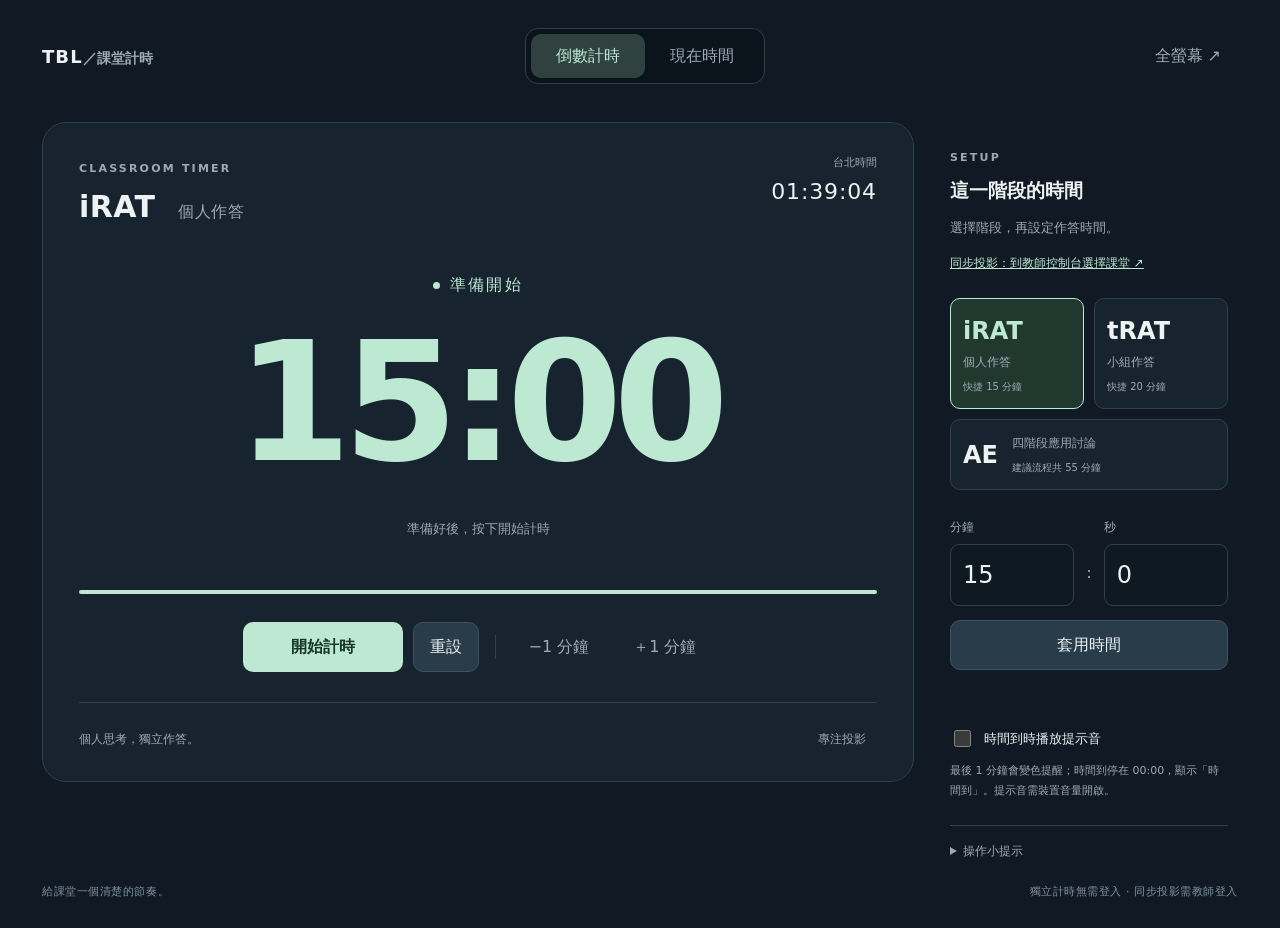
<file: classroom-timer/index.html>
<!doctype html>
<html lang="zh-Hant">
<head>
<meta charset="utf-8"><meta name="viewport" content="width=device-width,initial-scale=1">
<meta name="theme-color" content="#111a24"><title>課堂計時｜iRAT・tRAT・AE</title>
<link rel="stylesheet" href="timer.css?v=20261103-sync-projection-v2">
</head>
<body>
<div class="shell">
<header class="topbar">
 <a class="brand" href="../tbl-ae-realtime/">TBL<span>／課堂計時</span></a>
 <div class="mode-tabs" role="group" aria-label="顯示模式"><button id="countdownMode" aria-pressed="true">倒數計時</button><button id="clockMode" aria-pressed="false">現在時間</button></div>
 <button id="fullscreen" class="quiet">全螢幕 ↗</button>
</header>
<main>
 <section id="syncBanner" class="sync-banner" aria-label="同步課堂"><strong id="sessionContext"></strong><p id="syncNotice" role="status"></p><a id="teacherControlLink" href="../tbl-ae-realtime/teacher.html" target="_blank" rel="noopener">前往教師控制台 ↗</a><a id="independentMode" href="./" hidden>切回獨立計時</a></section>
 <section class="display" aria-label="投影時間">
  <div class="display-top"><div><span class="eyebrow">CLASSROOM TIMER</span><h1 id="phaseTitle">iRAT <span>個人作答</span></h1></div><div class="live-clock"><span id="clockLabel">台北時間</span><time id="smallClock">--:--:--</time></div></div>
  <div class="time-area">
   <p id="status" class="status" role="status">準備開始</p>
   <div id="digits" class="digits" role="timer" aria-live="off" aria-label="剩餘時間">15:00</div>
   <p id="timeHint" class="time-hint">準備好後，按下開始計時</p>
  </div>
  <div id="progressTrack" class="progress-track" role="progressbar" aria-label="剩餘時間比例" aria-valuemin="0" aria-valuemax="100" aria-valuenow="100"><div id="progress"></div></div>
  <div id="timerControls" class="timer-controls"><button id="startPause" class="primary">開始計時</button><button id="reset" class="secondary">重設</button><span class="divider"></span><button id="minusMinute" class="quiet" aria-label="減少一分鐘">−1 分鐘</button><button id="plusMinute" class="quiet" aria-label="增加一分鐘">＋1 分鐘</button><button id="nextSegment" class="secondary" hidden>下一段</button></div>
  <div class="display-bottom"><span id="displayNote">個人思考，獨立作答。</span><button id="projection" class="quiet" aria-pressed="false">專注投影</button></div>
 </section>
 <aside id="settings" class="settings" aria-label="計時設定">
  <div class="settings-heading"><span class="eyebrow">SETUP</span><h2>這一階段的時間</h2><p>選擇階段，再設定作答時間。</p><a id="syncModeLink" href="../tbl-ae-realtime/teacher.html" target="_blank" rel="noopener">同步投影：到教師控制台選擇課堂 ↗</a></div>
  <div class="phase-buttons" role="group" aria-label="作答階段"><button id="irat" aria-pressed="true"><strong>iRAT</strong><span>個人作答</span><small>快捷 15 分鐘</small></button><button id="trat" aria-pressed="false"><strong>tRAT</strong><span>小組作答</span><small>快捷 20 分鐘</small></button><button id="ae" aria-pressed="false"><strong>AE</strong><span>四階段應用討論</span><small>建議流程共 55 分鐘</small></button></div>
  <section id="aeSettings" class="ae-settings" aria-label="AE 四階段計時" hidden>
   <h3>AE · 選擇階段</h3>
   <div class="ae-stages" role="group" aria-label="AE 階段"><button id="aeStage0" aria-pressed="true">Stage 1<small>12 分</small></button><button id="aeStage1" aria-pressed="false">Stage 2<small>13 分</small></button><button id="aeStage2" aria-pressed="false">Stage 3<small>15 分</small></button><button id="aeStage3" aria-pressed="false">Stage 4<small>15 分</small></button></div>
   <p id="aeStageSummary"></p>
   <div class="ae-parts" role="group" aria-label="AE 計時分段"><button id="aePart0" aria-pressed="true">小組討論</button><button id="aePart1" aria-pressed="false">提交答案</button><button id="aePart2" aria-pressed="false">組間討論與教師回饋</button></div>
   <p class="settings-note">每段時間到會停在 00:00。由教師按「下一段」，再按「開始計時」。此頁只計時，不會提交、鎖定或公布答案。</p>
   <details><summary>完整 55 分鐘安排</summary><table class="ae-plan"><thead><tr><th>階段</th><th>討論</th><th>提交</th><th>回饋</th><th>合計</th></tr></thead><tbody><tr><th>1</th><td>6</td><td>1</td><td>5</td><td>12</td></tr><tr><th>2</th><td>7</td><td>1</td><td>5</td><td>13</td></tr><tr><th>3</th><td>8</td><td>1</td><td>6</td><td>15</td></tr><tr><th>4</th><td>7</td><td>1</td><td>7</td><td>15</td></tr></tbody></table><p>單位：分鐘。共討論 28 分、提交 4 分、回饋 23 分。55 分鐘為建議時程，不包含額外暫停或延長。</p></details>
  </section>
  <form id="durationForm"><div class="duration-fields"><label for="minutes">分鐘<input id="minutes" type="number" inputmode="numeric" min="0" max="5999" step="1" value="15" required></label><span>:</span><label for="seconds">秒<input id="seconds" type="number" inputmode="numeric" min="0" max="59" step="1" value="0" required></label></div><button class="secondary apply" type="submit">套用時間</button></form>
  <p id="feedback" class="feedback" role="status"></p>
  <label class="sound-option"><input id="sound" type="checkbox">時間到時播放提示音</label>
  <p class="settings-note">最後 1 分鐘會變色提醒；時間到停在 00:00，顯示「時間到」。提示音需裝置音量開啟。</p>
  <details><summary>操作小提示</summary><p>空白鍵：開始／暫停<br>R：重設　F：全螢幕<br>切換到現在時間時，倒數仍會繼續。</p><p>計時保存在目前分頁，重新整理可接續；不會同步到學生手機。現在時間依裝置時鐘，以台北時區顯示。</p></details>
 </aside>
</main>
<footer>給課堂一個清楚的節奏。<span>獨立計時無需登入 · 同步投影需教師登入</span></footer>
</div>
<script src="timer-core.js?v=20261103-presets"></script>
<script src="../tbl-ae-realtime/config.js"></script>
<script src="projection.js?v=20261103-sync-projection-v2"></script><script src="timer.js?v=20261103-trat20"></script>
</body>
</html>
</file>
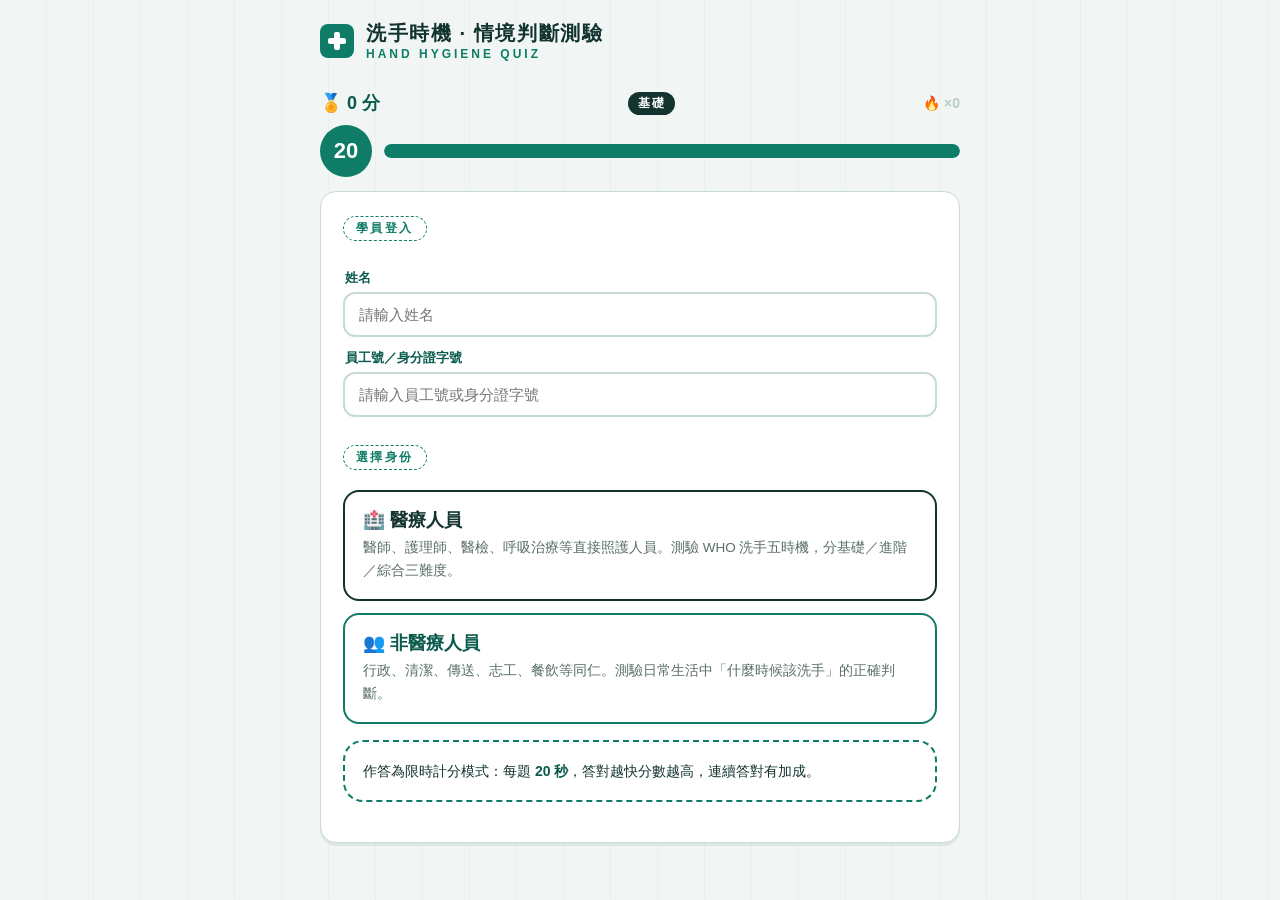
<file: hand-hygiene-2.0/index.html>
<!DOCTYPE html>
<html lang="zh-Hant">
<head>
<meta charset="UTF-8">
<meta name="viewport" content="width=device-width, initial-scale=1.0">
<title>洗手五時機 · 情境判斷測驗</title>
<style>
  :root{
    --bg:#F1F6F5; --ink:#12332E; --teal:#0E7C66; --teal-dark:#0A5B4C;
    --amber:#E8A93C; --red:#C9463D; --slate:#5A6E6A; --card:#FFFFFF; --line:#C8DAD6;
  }
  *{box-sizing:border-box;margin:0;padding:0;}
  html,body{height:100%;}
  body{
    font-family:"Noto Sans TC","PingFang TC","Microsoft JhengHei",sans-serif;
    background:repeating-linear-gradient(90deg, transparent 0 46px, rgba(14,124,102,.045) 46px 47px), var(--bg);
    color:var(--ink);display:flex;justify-content:center;min-height:100%;padding:20px 14px 48px;
  }
  .app{width:100%;max-width:640px;}

  header{display:flex;align-items:center;gap:12px;margin-bottom:18px;}
  .cross{width:34px;height:34px;border-radius:8px;background:var(--teal);position:relative;flex:none;}
  .cross::before,.cross::after{content:"";position:absolute;background:#fff;border-radius:2px;left:50%;top:50%;transform:translate(-50%,-50%);}
  .cross::before{width:18px;height:6px;}
  .cross::after{width:6px;height:18px;}
  h1{font-size:20px;font-weight:900;letter-spacing:.08em;}
  header small{display:block;font-size:12px;color:var(--teal);letter-spacing:.25em;font-weight:700;}

  .progress{display:flex;gap:3px;margin-bottom:12px;flex-wrap:wrap;}
  .progress span{flex:1 1 12px;height:6px;border-radius:3px;background:#D8E6E3;transition:background .3s;}
  .progress span.done{background:var(--teal);}
  .progress span.wrong{background:var(--red);}
  .progress span.now{background:var(--amber);}

  .hud{display:flex;justify-content:space-between;align-items:center;margin-bottom:10px;font-weight:900;font-size:14px;gap:8px;flex-wrap:wrap;}
  .hud .pts{color:var(--teal-dark);font-size:18px;}
  .hud .lvltag{font-size:12px;letter-spacing:.1em;padding:3px 10px;border-radius:99px;background:var(--ink);color:#fff;}
  .hud .lvltag.adv{background:var(--red);}
  .hud .lvltag.mix{background:var(--amber);color:var(--ink);}
  .hud .lvltag.gen{background:var(--teal);}
  .hud .streak{color:var(--amber);}
  .hud .streak.off{color:#B9CCC8;}

  .timerwrap{display:flex;align-items:center;gap:12px;margin-bottom:14px;}
  .timernum{flex:none;width:52px;height:52px;border-radius:50%;display:flex;align-items:center;justify-content:center;font-size:22px;font-weight:900;color:#fff;background:var(--teal);transition:background .3s, transform .15s;}
  .timernum.hurry{background:var(--amber);}
  .timernum.panic{background:var(--red);animation:pulse .5s infinite alternate;}
  @keyframes pulse{from{transform:scale(1);}to{transform:scale(1.12);}}
  .timerbar{flex:1;height:14px;border-radius:7px;background:#D8E6E3;overflow:hidden;}
  .timerbar i{display:block;height:100%;background:var(--teal);border-radius:7px;transform-origin:left;transition:background .3s;}
  .timerbar i.hurry{background:var(--amber);}
  .timerbar i.panic{background:var(--red);}

  .card{background:var(--card);border:1.5px solid var(--line);border-radius:16px;padding:24px 22px;box-shadow:0 3px 0 rgba(18,51,46,.08);}
  .tag{display:inline-block;font-size:12px;font-weight:700;letter-spacing:.2em;color:var(--teal);border:1.5px dashed var(--teal);border-radius:99px;padding:3px 12px;margin-bottom:12px;}
  .scene{font-size:17px;line-height:1.85;font-weight:500;}
  .scene b{background:linear-gradient(transparent 62%, rgba(232,169,60,.45) 62%);font-weight:700;}
  .q{margin-top:14px;font-size:17px;font-weight:800;color:var(--teal-dark);}

  .opts{display:flex;flex-direction:column;gap:9px;margin-top:18px;}
  .opt{--c:var(--ink);position:relative;border:none;cursor:pointer;text-align:left;font:inherit;font-size:15px;font-weight:700;letter-spacing:.05em;color:#fff;background:var(--c);padding:12px 34px 12px 18px;clip-path:polygon(0 0, calc(100% - 20px) 0, 100% 50%, calc(100% - 20px) 100%, 0 100%);transition:transform .12s, opacity .2s, background .2s;}
  .opt.none{--c:var(--slate);}
  .opt.yes{--c:var(--teal);}
  .opt:hover:not(:disabled){transform:translateX(6px);}
  .opt:focus-visible{outline:3px solid var(--amber);outline-offset:2px;}
  .opt:disabled{cursor:default;}
  .opt.correct{--c:var(--teal);}
  .opt.picked-wrong{--c:var(--red);}
  .opt.dim{opacity:.32;}

  .feedback{margin-top:16px;border-radius:12px;padding:14px 16px;font-size:14.5px;line-height:1.8;display:none;}
  .feedback.show{display:block;animation:pop .25s ease;}
  .feedback.good{background:#E4F2EE;border:1.5px solid var(--teal);}
  .feedback.bad{background:#FBEAE8;border:1.5px solid var(--red);}
  .feedback .verdict{font-weight:900;font-size:16px;display:block;margin-bottom:4px;}
  .good .verdict{color:var(--teal-dark);}
  .bad .verdict{color:var(--red);}
  .gain{display:inline-block;margin-left:8px;font-size:14px;font-weight:900;color:var(--amber);animation:rise .5s ease;}
  @keyframes rise{from{transform:translateY(8px);opacity:0;}to{transform:translateY(0);opacity:1;}}
  @keyframes pop{from{transform:scale(.97);opacity:0;}to{transform:scale(1);opacity:1;}}

  .next{margin-top:16px;width:100%;padding:14px;border:none;border-radius:12px;background:var(--ink);color:#fff;font:inherit;font-size:16px;font-weight:800;letter-spacing:.15em;cursor:pointer;display:none;}
  .next.show{display:block;}
  .next:hover{background:var(--teal-dark);}

  .zone{border:2px dashed var(--teal);border-radius:20px;padding:16px 18px;margin:16px 0;font-size:14px;line-height:1.9;background:rgba(255,255,255,.6);}
  .zone strong{color:var(--teal-dark);}

  .idbox{margin:16px 0;}
  .idbox label{display:block;font-size:13px;font-weight:800;color:var(--teal-dark);margin:0 0 5px 2px;}
  .idbox input{width:100%;padding:12px 14px;border:2px solid var(--line);border-radius:12px;font:inherit;font-size:15px;margin-bottom:12px;background:#fff;color:var(--ink);}
  .idbox input:focus{outline:none;border-color:var(--teal);}
  .idwarn{color:var(--red);font-size:13px;font-weight:700;margin:-4px 0 10px 2px;display:none;}
  .idwarn.show{display:block;}

  .levels{display:flex;flex-direction:column;gap:12px;margin:8px 0 4px;}
  .lvl{border:2px solid var(--line);border-radius:16px;padding:16px 18px;cursor:pointer;background:#fff;text-align:left;font:inherit;transition:transform .12s, border-color .2s;}
  .lvl:hover{transform:translateY(-2px);}
  .lvl:focus-visible{outline:3px solid var(--amber);outline-offset:2px;}
  .lvl .lname{font-size:18px;font-weight:900;display:flex;align-items:center;gap:8px;}
  .lvl .ldesc{font-size:13.5px;color:var(--slate);margin-top:5px;line-height:1.7;}
  .lvl.aud1{border-color:var(--teal);}
  .lvl.aud1 .lname{color:var(--teal-dark);}
  .lvl.aud2{border-color:var(--ink);}
  .lvl.aud2 .lname{color:var(--ink);}
  .lvl.basic{border-color:var(--teal);}
  .lvl.basic .lname{color:var(--teal-dark);}
  .lvl.adv{border-color:var(--red);}
  .lvl.adv .lname{color:var(--red);}
  .lvl.mix{border-color:var(--amber);}
  .lvl.mix .lname{color:#B47A10;}
  .lvl .count{margin-left:auto;font-size:12px;font-weight:700;color:var(--slate);letter-spacing:.05em;}

  .score{text-align:center;padding:10px 0 4px;}
  .score .n{font-size:56px;font-weight:900;color:var(--teal);line-height:1;}
  .score .n small{font-size:18px;color:var(--ink);}
  .score .sub{font-size:15px;margin-top:6px;font-weight:700;}
  .score .rank{font-size:20px;font-weight:900;margin-top:10px;}
  .review{margin-top:16px;font-size:13px;line-height:1.7;}
  .review li{margin:7px 0 7px 18px;}
  .review .ok{color:var(--teal-dark);}
  .review .ng{color:var(--red);}

  .record{background:#F3F8F7;border:1.5px solid var(--line);border-radius:12px;padding:14px 16px;margin-top:16px;font-size:13px;line-height:1.9;}
  .record b{color:var(--teal-dark);}
  .btnrow{display:flex;flex-direction:column;gap:10px;margin-top:14px;}
  .big-btn{width:100%;padding:15px;border:none;border-radius:12px;background:var(--teal);color:#fff;font:inherit;font-size:16px;font-weight:900;letter-spacing:.12em;cursor:pointer;}
  .big-btn:hover{background:var(--teal-dark);}
  .big-btn:disabled{background:#9DBDB6;cursor:default;}
  .ghost-btn{width:100%;padding:13px;border:2px solid var(--teal);border-radius:12px;background:#fff;color:var(--teal-dark);font:inherit;font-size:15px;font-weight:800;cursor:pointer;}
  .ghost-btn:hover{background:#EAF4F1;}
  .backbtn{width:100%;margin-top:4px;padding:12px;border:2px solid var(--line);border-radius:12px;background:#fff;font:inherit;font-size:14px;font-weight:800;color:var(--slate);cursor:pointer;}
  .backbtn:hover{border-color:var(--teal);color:var(--teal-dark);}
  .status{margin-top:10px;font-size:13.5px;font-weight:700;text-align:center;min-height:20px;}
  .status.ok{color:var(--teal-dark);}
  .status.err{color:var(--red);}
  .status.pending{color:var(--amber);}
  @media (prefers-reduced-motion:reduce){*{animation:none!important;transition:none!important;}}
</style>
</head>
<body>
<div class="app">
  <header>
    <div class="cross" aria-hidden="true"></div>
    <div>
      <h1>洗手時機 · 情境判斷測驗</h1>
      <small>HAND HYGIENE QUIZ</small>
    </div>
  </header>

  <div class="progress" id="progress" hidden></div>
  <div class="hud" id="hud" hidden>
    <span class="pts">🏅 <span id="ptsNum">0</span> 分</span>
    <span class="lvltag" id="lvlTag">基礎</span>
    <span class="streak off" id="streakBox">🔥 ×<span id="streakNum">0</span></span>
  </div>
  <div class="timerwrap" id="timerwrap" hidden>
    <div class="timernum" id="timernum">20</div>
    <div class="timerbar"><i id="timerbarfill"></i></div>
  </div>
  <div class="card" id="stage"></div>
</div>

<script>
/* ============================================================ 設定區 ============================================================ */
const TIME_LIMIT   = 20;
const BASE_POINTS  = 1000;
const STREAK_BONUS = 100;
const ROUND        = 10;
const QUIZ_VERSION = "v5.0 (2026-07)";
// ★ 貼上 Google Apps Script 網頁應用程式網址（/exec 結尾）。留空則只提供 CSV 下載。
const SHEET_WEBAPP_URL = "https://script.google.com/macros/s/AKfycby3QKO9InBVjxTD3mBOy_MYQbpc8itdsgboRfFwW5eZhLUm8_wBp_7jj5WV3kC-4DFFRg/exec";
/* ============================================================ */

// 醫療人員：五時機 + 不需（索引 0-5）
const OPTIONS_MED = ["① 接觸病人前","② 清潔／無菌技術前","③ 血體液曝觸風險後","④ 接觸病人後","⑤ 接觸病人環境後","✋ 此情境暫不需執行手部衛生"];
const SHORT_MED   = ["①","②","③","④","⑤","不需"];
// 非醫療人員：二選一
const OPTIONS_GEN = ["✅ 需要洗手","✋ 暫時不需要洗手"];
const SHORT_GEN   = ["需洗","不需"];

function optionsFor(aud){return aud==="gen"?OPTIONS_GEN:OPTIONS_MED;}
function shortFor(aud,i){
  if(i===-1) return "逾時";
  return (aud==="gen"?SHORT_GEN:SHORT_MED)[i]||"?";
}

/* ---------- 醫療人員題庫（lv:1 基礎 / lv:2 進階） ---------- */
const Q_MED = [
  {lv:1, tag:"病房 · 晨間護理", scene:"你走進 3 床病房，準備<b>為陳伯伯測量血壓與體溫</b>，手才剛放上血壓計壓脈帶。", q:"在碰到陳伯伯之前，這屬於哪個時機？", ans:0,
   why:"即將接觸病人皮膚或衣物之前，必須執行手部衛生（時機①），保護病人不被醫療人員手上的微生物移生。"},
  {lv:1, tag:"護理站 → 病房", scene:"你在護理站打完紀錄，接著要<b>進病房攙扶王先生下床走路</b>做復健活動。", q:"攙扶病人之前，屬於哪個時機？", ans:0,
   why:"攙扶、握手、身體檢查等任何直接接觸之前皆為時機①。伸手接觸病人前就該完成手部衛生。"},
  {lv:1, tag:"病房 · 協助進食", scene:"午餐送到，你準備<b>親手餵臥床的李奶奶吃飯</b>，正要扶起她的頭部與遞湯匙。", q:"開始餵食前屬於哪個時機？", ans:1,
   why:"協助進食會直接接觸病人，屬於時機②。這類日常照護接觸最常被忽略，卻是病人取得手部微生物的重要途徑。"},
  {lv:1, tag:"治療室 · 靜脈注射", scene:"你已完成評估，接著要<b>為病人放置靜脈留置針</b>，正準備打開無菌包並戴上手套。", q:"戴手套執行侵入性技術之前，屬於哪個時機？", ans:1,
   why:"執行任何清潔／無菌操作之前為時機②——即使會戴手套，戴手套前仍須先洗手，手套不能取代手部衛生。"},
  {lv:1, tag:"病房 · 口腔照護", scene:"你準備<b>為插管病人執行口腔清潔</b>，即將把棉棒與清潔用具伸入病人口腔。", q:"接觸黏膜的清潔操作前屬於哪個時機？", ans:1,
   why:"口腔、眼睛等黏膜屬易受感染部位，執行此類清潔／護理前為時機②，先洗手再操作。"},
  {lv:1, tag:"病房 · 點眼藥", scene:"醫囑要為病人<b>點眼藥水</b>，你準備翻開病人下眼瞼滴藥。", q:"點眼藥之前屬於哪個時機？", ans:1,
   why:"點眼藥、滴耳劑等接觸黏膜的給藥屬清潔／無菌操作，操作前為時機②。"},
  {lv:1, tag:"病房 · 導尿管照護", scene:"你替病人<b>倒完尿袋</b>，過程中雖有戴手套，脫下手套後準備做下一件事。", q:"此刻應執行哪個時機？", ans:2,
   why:"接觸體液（尿液、分泌物、痰液等）之後為時機③，且脫除手套後仍須洗手——手套可能有微小破損或脫除時汙染雙手。"},
  {lv:1, tag:"病房 · 抽痰", scene:"你為氣切病人<b>執行抽痰</b>，抽吸出不少痰液，操作結束脫除手套。", q:"抽痰完成後屬於哪個時機？", ans:2,
   why:"抽痰會接觸呼吸道分泌物，操作後為時機③。此時機優先於「接觸病人後」，因為體液曝觸的感染風險最高。"},
  {lv:1, tag:"病房 · 排泄照護", scene:"你協助病人使用便盆，<b>清理並倒掉含有糞便的便盆</b>後脫除手套。", q:"處理排泄物之後屬於哪個時機？", ans:2,
   why:"接觸糞便等體液後為時機③，務必在脫手套後立即洗手，避免腸道病原（如困難梭菌）擴散。"},
  {lv:1, tag:"病房 · 翻身擺位", scene:"你和同事協助臥床的林奶奶<b>翻身並拍背</b>，完成後你準備離開病房去照顧下一位病人。", q:"離開前應執行哪個時機？", ans:3,
   why:"直接接觸病人之後、離開病人區之前為時機④，避免把病人身上的微生物帶給自己與後續的病人。"},
  {lv:1, tag:"病房 · 訪視結束", scene:"你替病人<b>聽診心肺音並觸診腹部</b>後結束訪視，脫下聽診器準備離開。", q:"此時應執行哪個時機？", ans:3,
   why:"身體評估屬於直接接觸病人，結束後離開病人區前為時機④。別忘了聽診器等共用儀器也應一併清消。"},
  {lv:1, tag:"病房 · 設備調整", scene:"你進入病房<b>調整點滴幫浦速率並更換床尾紀錄板</b>，全程沒有碰到病人本人，接著走出病房。", q:"這種情況離開時屬於哪個時機？", ans:4,
   why:"只接觸病人周遭環境與設備（床欄、幫浦、床旁桌）而未接觸病人，離開時為時機⑤——病人環境同樣布滿病人的菌叢。"},
  {lv:1, tag:"病室整理", scene:"病人已由家屬陪同去做檢查。你進入空病室<b>更換床單、整理床旁桌與呼叫鈴</b>後離開。", q:"病人不在場，離開時屬於哪個時機？", ans:4,
   why:"即使病人不在現場，床單、床旁桌、呼叫鈴都屬於病人環境，接觸後離開仍為時機⑤。"},

  {lv:2, tag:"換藥車 · 傷口護理", scene:"你剛量完病人的生命徵象，接下來要<b>直接為同一位病人更換腹部傷口敷料</b>。", q:"從一般接觸轉換到傷口護理之間，需要哪個時機？", ans:1,
   why:"即使是同一位病人，從「一般接觸」轉為「清潔／無菌操作」之間仍須執行時機②，避免把病人自身其他部位的菌帶進傷口。"},
  {lv:2, tag:"病人回床 · 測血糖", scene:"病人做完檢查回到病房，你先<b>整理好凌亂的床單</b>，接著要<b>為他指尖採血測血糖</b>。", q:"在採血之前屬於哪個時機？", ans:1,
   why:"剛接觸床單（病人環境）後，接著要做指尖採血這種清潔／無菌操作，採血前為時機②——不要讓剛摸過環境的手直接進行侵入操作。"},
  {lv:2, tag:"急診 · 抽血檢驗", scene:"抽血時病人突然移動，<b>少量血液沾到你的手套</b>。你完成止血、脫除手套。", q:"脫除手套後，這屬於哪個時機？", ans:2,
   why:"有血液曝觸風險之後為時機③。就算血液只沾到手套、看似沒碰到皮膚，脫手套後仍必須立即洗手。"},
  {lv:2, tag:"接觸隔離病室", scene:"你在接觸隔離病室<b>為病人翻身檢查壓瘡（未接觸體液）</b>後，走到門邊<b>脫下隔離衣與手套</b>準備離室。", q:"這個情境的手部衛生屬於哪個時機？", ans:3,
   why:"手部衛生的時機由「接觸病人」決定——你翻身檢查了病人，因此屬於時機④。脫隔離衣／手套只是動作，脫除後別忘了仍要洗手。"},
  {lv:2, tag:"病房 · 更衣協助", scene:"你<b>協助病人換好乾淨的病人服</b>（未接觸到體液），扣好鈕扣後準備離開。", q:"協助更衣完成後屬於哪個時機？", ans:3,
   why:"協助更衣是直接接觸病人，若未涉及體液，離開前為時機④（接觸病人後），而非血體液曝觸後。"},
  {lv:2, tag:"手套迷思 · 換病人", scene:"照顧完 A 床後，你想節省時間，打算<b>不洗手、直接換上一副新手套就去照顧 B 床</b>病人。", q:"在接觸 B 床病人前，正確作法對應哪個時機？", ans:0,
   why:"換病人之間一定要執行手部衛生，接觸下一位病人前為時機①。戴新手套不能取代洗手——汙染的手戴上手套，手套外側一樣會被汙染。"},
  {lv:2, tag:"病房 · 更換點滴", scene:"你進病房<b>只更換掛在點滴架上的輸液瓶</b>，沒有碰到病人與其身上的管路接頭，隨即離開。", q:"更換完成離開時屬於哪個時機？", ans:4,
   why:"僅接觸病人環境中的設備（點滴架、輸液瓶外包裝）而未接觸病人或管路，離開時為時機⑤。"},
  {lv:2, tag:"護理站 · 文書作業", scene:"你坐在護理站，<b>用電腦鍵入病歷、開立醫囑</b>，全程沒有起身、沒有接觸任何病人或病人區的物品。", q:"這個情況該執行哪個時機？", ans:5,
   why:"五時機以「接觸病人或病人區」為前提。單純在醫療區做文書、使用護理站電腦不觸發任一時機（若手有明顯髒污仍應洗手，但那不屬於五時機）。"},
  {lv:2, tag:"病房門口 · 口頭詢問", scene:"你站在病房門邊，<b>口頭詢問病人今天的狀況</b>，尚未走近、還沒碰到病人、床欄或任何設備。", q:"此刻站在門邊詢問屬於哪個時機？", ans:5,
   why:"時機①的觸發點是「即將接觸病人前」。只是進房、口頭交談而尚未接觸病人或環境時，還沒觸發任何時機——真正要伸手接觸的那一刻才需執行時機①。"},
  {lv:2, tag:"走廊 · 同事交談", scene:"你在走廊上遇到同事，<b>停下來討論公事後繼續走</b>，全程沒有接觸病人，也沒有碰到任何病人區物品。", q:"這段互動屬於哪個時機？", ans:5,
   why:"與同事在公共走廊交談、未接觸病人或病人環境，不屬於任何一個時機。"},
  {lv:2, tag:"護理站 · 接電話", scene:"護理站電話響起，你<b>接起電話與檢驗室確認報告</b>，講完掛上，期間沒有離開座位或接觸病人區。", q:"接電話這個動作屬於哪個時機？", ans:5,
   why:"接聽醫療區的電話、未接觸病人或病人環境，不觸發五時機中的任一項。"},
  {lv:2, tag:"病房 · 檢查後調設備", scene:"你先<b>為病人做完身體檢查</b>，接著<b>順手調整床邊的心電監視器</b>後走出病房。", q:"離開病房時屬於哪個時機？", ans:3,
   why:"你已直接接觸病人（身體檢查），離開時就屬於時機④——不會因為最後摸的是監視器而變成時機⑤。只要在該次照護中接觸過病人，離開時一律以時機④認定。"},
  {lv:2, tag:"三人房 · 換床照護", scene:"在同一間三人病房，你<b>照顧完 A 床病人</b>，正要走到隔壁<b>B 床為他做評估</b>。", q:"在接觸 B 床病人之前屬於哪個時機？", ans:0,
   why:"同一間病室裡，每張床都是獨立的「病人區」。從 A 床移動到 B 床之間必須洗手——離開 A 床是時機④、接觸 B 床前是時機①，題目問的是接觸 B 床前，故為①。"},
  {lv:2, tag:"病房 · 口服給藥", scene:"你協助無法自行服藥的病人，<b>用手直接把藥片放入病人口中</b>並協助喝水吞服。", q:"把藥片放入口中之前屬於哪個時機？", ans:1,
   why:"手指會接觸口腔黏膜，屬於清潔／無菌操作，操作前為時機②。接觸黏膜的風險比一般皮膚接觸更高。"},
  {lv:2, tag:"病房 · 導尿技術", scene:"執行導尿時，你<b>先清潔消毒病人會陰部</b>，接著<b>要置入無菌導尿管</b>。", q:"在置入導尿管之前屬於哪個時機？", ans:1,
   why:"清潔會陰後、置入無菌導尿管前，是進入清潔／無菌操作的關鍵步驟，屬時機②——避免把剛接觸過的會陰菌叢帶入尿道。"},
  {lv:2, tag:"病房 · 移除留置針", scene:"病人要出院，你<b>移除他手背上的靜脈留置針</b>，拔除時有少量滲血，你已按壓止血。", q:"拔除留置針後屬於哪個時機？", ans:2,
   why:"移除留置針有血液曝觸風險，之後為時機③。血體液曝觸後的時機優先於接觸病人後，因感染風險最高。"},
  {lv:2, tag:"病人區內 · 連續照護", scene:"你正在為病人做連續照護，剛檢查完病人，<b>仍站在床邊、還沒離開，順手在床旁桌的紀錄單上寫字</b>。", q:"此刻（尚未離開病人區）該執行哪個時機？", ans:5,
   why:"在同一位病人的病人區內、照護尚未結束也還沒離開時，於各個接觸動作之間不需反覆洗手。手部衛生的時機是在「離開病人區時」才觸發（時機④），而非每碰一個表面就洗一次。"},
  {lv:2, tag:"病房 · 送餐", scene:"你把病人的餐盤<b>從餐車拿進病房、放到病人的床旁桌上</b>，全程沒有碰到病人本人，隨即離開。", q:"放好餐盤離開時屬於哪個時機？", ans:4,
   why:"床旁桌屬於病人環境。雖然只是送餐、沒接觸病人，但你接觸了病人區的物品，離開時為時機⑤——這正是最常被忽略的環境接觸。"},
  {lv:2, tag:"病房 · 鼻胃管灌食", scene:"你準備<b>為病人進行鼻胃管灌食</b>，正要打開灌食空針、接上鼻胃管管路。", q:"開始灌食操作之前屬於哪個時機？", ans:1,
   why:"操作鼻胃管等侵入性管路屬於清潔／無菌操作，接觸管路之前為時機②，避免把病原經由管路帶入病人體內。"},
];

/* ---------- 非醫療人員題庫（日常洗手時機，二選一） ---------- */
const Q_GEN = [
  {tag:"用餐前", scene:"中午休息時間，你準備<b>坐下來用手拿三明治吃午餐</b>。", q:"吃東西之前需要洗手嗎？", ans:0,
   why:"用餐、用手拿食物前一定要洗手，避免把手上的病菌吃進肚子。這是最基本、也最常被忽略的洗手時機。"},
  {tag:"如廁後", scene:"你剛<b>上完廁所</b>，準備走出洗手間回到工作崗位。", q:"這個時候需要洗手嗎？", ans:0,
   why:"如廁後務必用肥皂洗手，因為排泄物含有大量細菌，是腸胃道傳染病最主要的傳播途徑。"},
  {tag:"咳嗽打噴嚏後", scene:"你<b>用手摀住口鼻打了個大噴嚏</b>，接著要繼續整理桌上的文件。", q:"打完噴嚏後需要洗手嗎？", ans:0,
   why:"咳嗽、打噴嚏摀口鼻後手上會沾附呼吸道分泌物與病毒，應立即洗手，避免經由摸過的物品傳給他人。"},
  {tag:"進入醫院", scene:"你<b>從外面走進醫院大廳</b>，一路上摸過門把、搭了電梯、按了樓層按鈕。", q:"接觸這些公共設施後、要進辦公區前需要洗手嗎？", ans:0,
   why:"門把、電梯按鈕、扶手是眾人頻繁接觸的高風險表面。進入院內或準備摸臉、吃東西前，建議先用肥皂或酒精潔手。"},
  {tag:"探病後", scene:"你<b>探視完住院的親友、握了手、幫忙整理床邊</b>後，準備離開病房。", q:"離開病房前需要洗手嗎？", ans:0,
   why:"接觸病人與病房環境後，手上可能沾染病菌。離開病房前洗手，能保護自己也避免把院內的病菌帶出去。"},
  {tag:"處理垃圾後", scene:"你<b>幫忙清理並綑綁辦公室的垃圾袋</b>後，準備回座位。", q:"處理完垃圾需要洗手嗎？", ans:0,
   why:"垃圾常帶有大量細菌與污染物，處理後應立即洗手，尤其在接觸食物或臉部之前。"},
  {tag:"備餐前", scene:"你在茶水間<b>準備幫大家分裝、遞送點心</b>，即將用手接觸食物。", q:"處理食物之前需要洗手嗎？", ans:0,
   why:"接觸即食食物前必須洗手，避免把手上的病菌污染食物、造成群聚性腸胃炎。"},
  {tag:"摸過動物後", scene:"你在路上<b>摸了摸一隻可愛的浪貓</b>，接著要進辦公室。", q:"接觸動物後需要洗手嗎？", ans:0,
   why:"動物毛髮與皮膚可能帶有細菌或寄生蟲，接觸後應洗手，特別是在進食或摸臉之前。"},
  {tag:"戴口罩", scene:"你要<b>拿出一個乾淨的口罩戴上</b>，手剛從口袋拿出口罩。", q:"戴口罩之前需要洗手嗎？", ans:0,
   why:"戴口罩前先洗手，才不會把手上的病菌帶到口罩內側與臉部；脫口罩後同樣要洗手。"},
  // 以下為「暫不需要」的判斷題（避免過度、建立正確觀念）
  {tag:"純走動", scene:"你<b>從自己的座位走到隔壁同事桌邊討論事情</b>，沒有碰到公共物品，講完就回座位繼續打電腦。", q:"這個情況需要立刻洗手嗎？", ans:1,
   why:"單純在自己的工作區走動、未接觸公共污染源，也不涉及進食或觸碰口鼻眼，此時不需要特別洗手。重點是「有沒有接觸到可能的污染源」。"},
  {tag:"剛潔手後", scene:"你<b>剛用酒精乾洗手完、雙手已清潔</b>，馬上要簽收一份自己桌上的文件。", q:"這個時候需要再洗一次手嗎？", ans:1,
   why:"手部剛清潔、且沒有再接觸到污染源，短時間內做乾淨的事情不需重複洗手。過度頻繁洗手反而容易傷害皮膚。"},
  {tag:"開會聆聽", scene:"你<b>戴著口罩安靜坐在會議室聽簡報</b>，全程沒有接觸他人或共用物品。", q:"這段期間需要洗手嗎？", ans:1,
   why:"沒有接觸公共物品或他人、也沒有要進食或觸碰口鼻眼，此時並不需要特別洗手。判斷關鍵仍是有無接觸污染源。"},
];

const RANKS_MED = [
  {p:0.9,  rank:"🏆 感控大師", note:"判斷幾乎全對！五時機與例外情境都掌握得很好，請帶動團隊。"},
  {p:0.75, rank:"⭐ 感控高手", note:"觀念相當紮實，複習一下答錯的情境就完美了。"},
  {p:0.6,  rank:"👍 及格邊緣", note:"大方向正確，特別留意轉換時機（②與③）與「不需洗手」的判斷。"},
  {p:0,    rank:"📖 需要再加油", note:"建議重新研讀五時機圖示，掌握「以病人區進出」為判斷核心的觀念。"},
];
const RANKS_GEN = [
  {p:0.9,  rank:"🏆 洗手達人", note:"太棒了！你完全掌握了什麼時候該洗手，是同仁的好榜樣。"},
  {p:0.75, rank:"⭐ 衛生高手", note:"觀念很好，再留意幾個容易疏忽的時機就滿分了。"},
  {p:0.6,  rank:"👍 及格過關", note:"基本觀念正確，記得掌握「用餐前、如廁後、接觸公共物品後」等關鍵時刻。"},
  {p:0,    rank:"📖 再加強一下", note:"建議記住口訣：吃東西前、如廁後、擤鼻涕咳嗽後、接觸公共物品後都要洗手。"},
];

const LEVEL_META = {1:{label:"基礎",cls:""},2:{label:"進階",cls:"adv"},0:{label:"綜合",cls:"mix"}};

let bank=[], order=[], idx=0, correctCount=0, points=0, streak=0, results=[], gains=[], picks=[];
let curAudience="med", curLevel=1;
let timerId=null, deadline=0, answered=false, quizStartMs=0;
let student={name:"", id:""};
let attempts=[];

const stage=document.getElementById("stage");
const progress=document.getElementById("progress");
const hud=document.getElementById("hud");
const lvlTag=document.getElementById("lvlTag");
const timerwrap=document.getElementById("timerwrap");
const timernum=document.getElementById("timernum");
const timerfill=document.getElementById("timerbarfill");

function shuffle(a){for(let i=a.length-1;i>0;i--){const j=Math.floor(Math.random()*(i+1));[a[i],a[j]]=[a[j],a[i]];}return a;}
function esc(s){return String(s).replace(/[&<>"]/g,c=>({'&':'&amp;','<':'&lt;','>':'&gt;','"':'&quot;'}[c]));}

/* ---------- 畫面1：身分輸入 + 選族群 ---------- */
function renderStart(){
  progress.hidden=true; hud.hidden=true; timerwrap.hidden=true;
  stage.innerHTML=`
    <span class="tag">學員登入</span>
    <div class="idbox">
      <label for="inName">姓名</label>
      <input id="inName" type="text" placeholder="請輸入姓名" value="${esc(student.name)}" autocomplete="off">
      <label for="inId">員工號／身分證字號</label>
      <input id="inId" type="text" placeholder="請輸入員工號或身分證字號" value="${esc(student.id)}" autocomplete="off">
      <div class="idwarn" id="idWarn">請先填寫姓名與員工號／身分證字號，才能開始測驗。</div>
    </div>
    <span class="tag">選擇身份</span>
    <div class="levels">
      <button class="lvl aud2" onclick="tryAudience('med')">
        <div class="lname">🏥 醫療人員</div>
        <div class="ldesc">醫師、護理師、醫檢、呼吸治療等直接照護人員。測驗 WHO 洗手五時機，分基礎／進階／綜合三難度。</div>
      </button>
      <button class="lvl aud1" onclick="tryAudience('gen')">
        <div class="lname">👥 非醫療人員</div>
        <div class="ldesc">行政、清潔、傳送、志工、餐飲等同仁。測驗日常生活中「什麼時候該洗手」的正確判斷。</div>
      </button>
    </div>
    <div class="zone">
      作答為限時計分模式：每題 <strong>${TIME_LIMIT} 秒</strong>，答對越快分數越高，連續答對有加成。
    </div>
  `;
}

function tryAudience(aud){
  const n=document.getElementById("inName").value.trim();
  const d=document.getElementById("inId").value.trim();
  if(!n || !d){ document.getElementById("idWarn").classList.add("show"); return; }
  student={name:n, id:d};
  if(aud==="med") renderMedLevels();
  else startGame("gen", 0);
}

/* ---------- 畫面2（僅醫療人員）：選難度 ---------- */
function renderMedLevels(){
  const nBasic=Q_MED.filter(q=>q.lv===1).length;
  const nAdv=Q_MED.filter(q=>q.lv===2).length;
  const nAll=Q_MED.length;
  stage.innerHTML=`
    <span class="tag">醫療人員 · 選擇難度</span>
    <p class="scene">從該難度題庫隨機抽出至多 <b>${ROUND}</b> 題。</p>
    <div class="levels">
      <button class="lvl basic" onclick="startGame('med',1)">
        <div class="lname">🟢 基礎<span class="count">${Math.min(ROUND,nBasic)}／${nBasic} 題</span></div>
        <div class="ldesc">動作與時機對應明確的常見情境，適合建立五時機的基本反射。</div>
      </button>
      <button class="lvl adv" onclick="startGame('med',2)">
        <div class="lname">🔴 進階<span class="count">${Math.min(ROUND,nAdv)}／${nAdv} 題</span></div>
        <div class="ldesc">轉換時機、手套迷思、隔離情境與「其實不需洗手」的陷阱題。</div>
      </button>
      <button class="lvl mix" onclick="startGame('med',0)">
        <div class="lname">🟡 綜合<span class="count">${Math.min(ROUND,nAll)}／${nAll} 題</span></div>
        <div class="ldesc">基礎與進階混合抽題，模擬難易交錯的真實情況。</div>
      </button>
    </div>
    <div class="zone">
      進入病人區 → ① 接觸病人前　② 清潔／無菌技術前<br>
      離開病人區 → ③ 血體液曝觸風險後　④ 接觸病人後　⑤ 接觸病人環境後<br>
      ✋ 每題都有「暫不需洗手」選項。
    </div>
    <button class="backbtn" onclick="renderStart()">← 回上一步（改選身份）</button>
  `;
}

function poolIndices(aud, level){
  if(aud==="gen") return [...Q_GEN.keys()];
  return [...Q_MED.keys()].filter(i=>level===0||Q_MED[i].lv===level);
}

function startGame(aud, level){
  curAudience=aud; curLevel=level;
  bank = aud==="gen" ? Q_GEN : Q_MED;
  const pool=poolIndices(aud, level);
  order=shuffle(pool).slice(0,Math.min(ROUND,pool.length));
  idx=0;correctCount=0;points=0;streak=0;results=[];gains=[];picks=[];
  quizStartMs=Date.now();
  const tagText = aud==="gen" ? "非醫療" : LEVEL_META[level].label;
  const tagCls  = aud==="gen" ? "gen" : LEVEL_META[level].cls;
  lvlTag.textContent=tagText; lvlTag.className="lvltag "+tagCls;
  progress.hidden=false; hud.hidden=false;
  progress.innerHTML=order.map(()=>"<span></span>").join("");
  updateHud();
  renderQ();
}

function updateHud(){
  document.getElementById("ptsNum").textContent=points;
  document.getElementById("streakNum").textContent=streak;
  document.getElementById("streakBox").classList.toggle("off",streak===0);
}

function startTimer(){
  answered=false; deadline=Date.now()+TIME_LIMIT*1000; timerwrap.hidden=false;
  paintTimer(TIME_LIMIT*1000);
  clearInterval(timerId);
  timerId=setInterval(()=>{
    const ms=Math.max(0,deadline-Date.now());
    paintTimer(ms);
    if(ms<=0){clearInterval(timerId); if(!answered) timeUp();}
  },100);
}
function paintTimer(ms){
  const sec=Math.ceil(ms/1000);
  timernum.textContent=sec;
  timerfill.style.transform=`scaleX(${ms/(TIME_LIMIT*1000)})`;
  const state = sec<=5 ? "panic" : sec<=10 ? "hurry" : "";
  timernum.className="timernum "+state; timerfill.className=state;
}

function renderQ(){
  const q=bank[order[idx]];
  const opts=optionsFor(curAudience);
  [...progress.children].forEach((s,i)=>{s.className = i<idx ? (results[i]?"done":"wrong") : (i===idx?"now":"");});
  const noneIdx = curAudience==="gen" ? 1 : 5;   // 灰色「不需」選項
  const yesIdx  = curAudience==="gen" ? 0 : -1;   // 綠色「需要洗手」
  stage.innerHTML=`
    <span class="tag">情境 ${idx+1}／${order.length} · ${q.tag}</span>
    <p class="scene">${q.scene}</p>
    <p class="q">${q.q}</p>
    <div class="opts">
      ${opts.map((m,i)=>`<button class="opt ${i===noneIdx?"none":""} ${i===yesIdx?"yes":""}" data-i="${i}" onclick="pick(${i})">${m}</button>`).join("")}
    </div>
    <div class="feedback" id="fb"></div>
    <button class="next" id="next" onclick="nextQ()">${idx===order.length-1?"看成績 →":"下一題 →"}</button>
  `;
  startTimer();
}

function lockOptions(pickedIdx, ansIdx){
  document.querySelectorAll(".opt").forEach(btn=>{
    const bi=+btn.dataset.i; btn.disabled=true;
    if(bi===ansIdx) btn.classList.add("correct");
    else if(bi===pickedIdx) btn.classList.add("picked-wrong");
    else btn.classList.add("dim");
  });
}

function pick(i){
  if(answered) return;
  answered=true; clearInterval(timerId);
  const q=bank[order[idx]];
  const good=i===q.ans;
  const msLeft=Math.max(0,deadline-Date.now());
  let gain=0;
  if(good){
    correctCount++; streak++;
    const speedScore=Math.round(BASE_POINTS*(1-((TIME_LIMIT*1000-msLeft)/(TIME_LIMIT*1000))/2));
    gain=speedScore+(streak-1)*STREAK_BONUS; points+=gain;
  }else{streak=0;}
  results[idx]=good; gains[idx]=gain; picks[idx]=i;
  updateHud(); lockOptions(i,q.ans);
  const opts=optionsFor(curAudience);
  const fb=document.getElementById("fb");
  fb.className="feedback show "+(good?"good":"bad");
  fb.innerHTML=`<span class="verdict">${good
    ?`✔ 答對了！<span class="gain">+${gain} 分${streak>1?`（含連答 🔥×${streak}）`:""}</span>`
    :"✘ 正確答案是「"+opts[q.ans]+"」"}</span>${q.why}`;
  document.getElementById("next").classList.add("show");
}

function timeUp(){
  answered=true;
  const q=bank[order[idx]];
  const opts=optionsFor(curAudience);
  streak=0; results[idx]=false; gains[idx]=0; picks[idx]=-1;
  updateHud(); lockOptions(-1,q.ans);
  const fb=document.getElementById("fb");
  fb.className="feedback show bad";
  fb.innerHTML=`<span class="verdict">⏰ 時間到！正確答案是「${opts[q.ans]}」</span>${q.why}`;
  document.getElementById("next").classList.add("show");
  [...progress.children][idx].className="wrong";
}

function nextQ(){ idx++; if(idx<order.length) renderQ(); else renderEnd(); }

function pad(n){return String(n).padStart(2,"0");}
function fmtDateTime(d){return `${d.getFullYear()}-${pad(d.getMonth()+1)}-${pad(d.getDate())} ${pad(d.getHours())}:${pad(d.getMinutes())}:${pad(d.getSeconds())}`;}

function buildRecord(){
  const elapsedSec=Math.round((Date.now()-quizStartMs)/1000);
  const wrongs=order.map((qi,i)=>({q:bank[qi],ok:results[i],pick:picks[i]}))
                    .filter(x=>!x.ok)
                    .map(x=>`${x.q.tag}(應${shortFor(curAudience,x.q.ans)}／選${shortFor(curAudience,x.pick)})`);
  const wrongSummary = wrongs.length? wrongs.join("；") : "全部答對";
  const audienceLabel = curAudience==="gen" ? "非醫療人員" : "醫療人員";
  const difficulty = curAudience==="gen" ? "一般" : LEVEL_META[curLevel].label;
  return {
    "姓名": student.name,
    "員工號/身分證字號": student.id,
    "分數": points,
    "題數": order.length,
    "答對題數": correctCount,
    "答錯統計": wrongSummary,
    "作答時間": fmtDateTime(new Date()),
    "作答秒數": elapsedSec,
    "題庫版本": QUIZ_VERSION,
    "難度": difficulty,
    "身份": audienceLabel,
  };
}

const COLS=["姓名","員工號/身分證字號","分數","題數","答對題數","答錯統計","作答時間","作答秒數","題庫版本","難度","身份"];

function renderEnd(){
  clearInterval(timerId); timerwrap.hidden=true;
  const ratio=correctCount/order.length;
  const ranks = curAudience==="gen" ? RANKS_GEN : RANKS_MED;
  const r=ranks.find(x=>ratio>=x.p);
  const rec=buildRecord();
  attempts.push(rec);
  const opts=optionsFor(curAudience);
  const list=order.map((qi,i)=>({q:bank[qi],ok:results[i],g:gains[i]}));
  const configured = SHEET_WEBAPP_URL && SHEET_WEBAPP_URL.indexOf("http")===0;
  stage.innerHTML=`
    <span class="tag">測驗結果 · ${rec["身份"]}${curAudience==="gen"?"":" · "+rec["難度"]}</span>
    <div class="score">
      <div class="n">${points}<small> 分</small></div>
      <div class="sub">${esc(rec["姓名"])}｜答對 ${correctCount}／${order.length} 題｜作答 ${rec["作答秒數"]} 秒</div>
      <div class="rank">${r.rank}</div>
      <p style="margin-top:6px;font-size:14px;">${r.note}</p>
    </div>
    <ul class="review">
      ${list.map(({q,ok,g})=>`<li class="${ok?"ok":"ng"}">${ok?"✔":"✘"} ${q.tag}｜正解：${opts[q.ans]}${ok?`｜+${g} 分`:""}</li>`).join("")}
    </ul>
    <div class="record">
      <b>本次紀錄（將寫入 Google Sheet）</b><br>
      姓名：${esc(rec["姓名"])}｜編號：${esc(rec["員工號/身分證字號"])}｜身份：${rec["身份"]}<br>
      分數：${rec["分數"]}｜題數：${rec["題數"]}｜答對：${rec["答對題數"]}｜難度：${rec["難度"]}<br>
      作答時間：${rec["作答時間"]}（共 ${rec["作答秒數"]} 秒）｜版本：${rec["題庫版本"]}<br>
      答錯統計：${esc(rec["答錯統計"])}
    </div>
    <div class="btnrow">
      <button class="big-btn" id="uploadBtn" onclick="uploadRecord(this)" ${configured?"":"disabled"}>
        ${configured?"⬆ 上傳成績到 Google Sheet":"（尚未設定 Google Sheet 連結）"}
      </button>
      <button class="ghost-btn" onclick="downloadCSV()">⬇ 下載本場所有成績 CSV（${attempts.length} 筆）</button>
    </div>
    <div class="status" id="status"></div>
    <button class="big-btn" style="margin-top:16px" onclick="startGame('${curAudience}',${curLevel})">再挑戰一次</button>
    <button class="backbtn" onclick="renderStart()">← 換人／回選單</button>
  `;
  progress.hidden=true; hud.hidden=true;
  if(configured) uploadRecord(document.getElementById("uploadBtn"), rec, true);
}

let lastRecord=null;
async function uploadRecord(btn, rec, auto){
  const record = rec || lastRecord || attempts[attempts.length-1];
  lastRecord = record;
  const status=document.getElementById("status");
  if(!(SHEET_WEBAPP_URL && SHEET_WEBAPP_URL.indexOf("http")===0)){
    status.className="status err"; status.textContent="尚未設定上傳網址，請改用 CSV 下載。"; return;
  }
  status.className="status pending"; status.textContent="上傳中…";
  if(btn) btn.disabled=true;
  const body=new URLSearchParams({data:JSON.stringify(record)});
  try{
    const res=await fetch(SHEET_WEBAPP_URL,{method:"POST",body:body});
    const text=await res.text();
    let parsed=null;
    try{ parsed=JSON.parse(text); }catch(_){ parsed=null; }
    if(parsed && parsed.ok===true){
      status.className="status ok"; status.textContent="✔ 已成功寫入 Google Sheet";
      if(btn) btn.textContent="✔ 已上傳";
    }else if(parsed && parsed.ok===false){
      status.className="status err";
      status.textContent="✘ 伺服器回報失敗："+(parsed.error||"未知錯誤")+"　請改用 CSV 下載。";
      if(btn) btn.disabled=false;
    }else{
      status.className="status err";
      status.textContent="✘ 無法確認寫入。請確認：①部署權限為「任何人」②已重新部署新版本③已填 SPREADSHEET_ID。可先用 CSV 下載。";
      if(btn) btn.disabled=false;
    }
  }catch(err){
    try{
      await fetch(SHEET_WEBAPP_URL,{method:"POST",mode:"no-cors",body:body});
      status.className="status pending";
      status.textContent="⚠ 已送出，但無法確認結果，請至 Google Sheet 核對是否新增一列（或按下方 CSV 備份）。";
      if(btn) btn.textContent="已送出（請核對）";
    }catch(e2){
      status.className="status err";
      status.textContent="✘ 上傳失敗（無法連線）："+String(e2)+"　請改用 CSV 下載。";
      if(btn) btn.disabled=false;
    }
  }
}

function downloadCSV(){
  const rows=[COLS].concat(attempts.map(a=>COLS.map(c=>a[c])));
  const csv="\uFEFF"+rows.map(r=>r.map(v=>{
    const s=String(v==null?"":v);
    return /[",\n]/.test(s) ? '"'+s.replace(/"/g,'""')+'"' : s;
  }).join(",")).join("\r\n");
  const blob=new Blob([csv],{type:"text/csv;charset=utf-8"});
  const url=URL.createObjectURL(blob);
  const a=document.createElement("a");
  a.href=url;
  a.download=`洗手時機成績_${fmtDateTime(new Date()).replace(/[: ]/g,"-")}.csv`;
  document.body.appendChild(a); a.click(); document.body.removeChild(a);
  URL.revokeObjectURL(url);
}

renderStart();
</script>
</body>
</html>
</file>
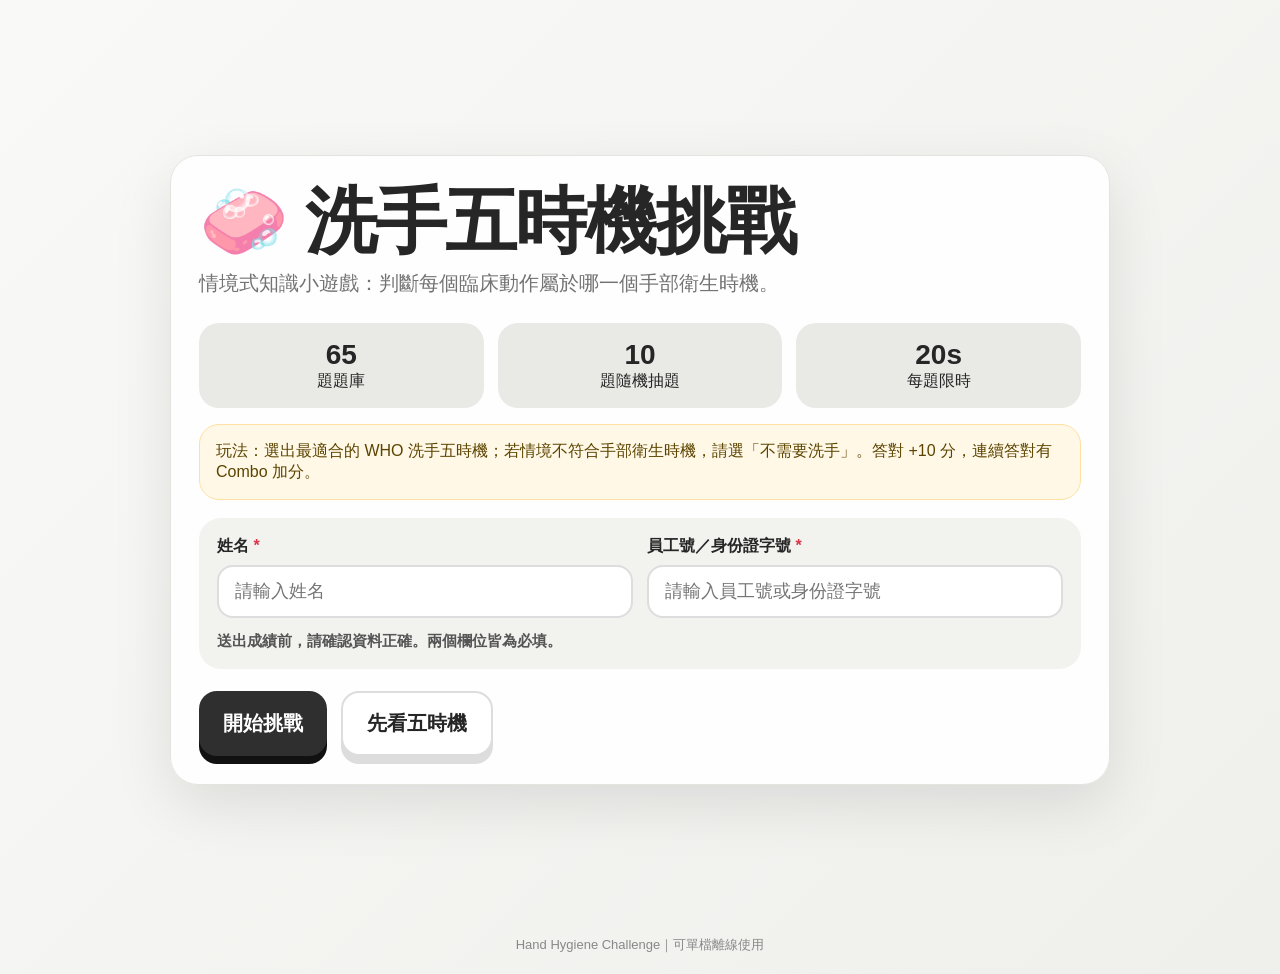
<file: hand-hygiene/index.html>
<!doctype html>
<html lang="zh-Hant">
<head>
<meta charset="utf-8" />
<meta name="viewport" content="width=device-width, initial-scale=1" />
<title>Hand Hygiene Challenge｜洗手五時機挑戰</title>
<style>
:root{--bg:#f7f7f5;--card:#fff;--ink:#262626;--muted:#737373;--main:#2f2f2f;--soft:#e9e9e6;--ok:#198754;--bad:#dc3545;--warn:#f5b942;--blue:#2d6cdf;}
*{box-sizing:border-box} body{margin:0;font-family:-apple-system,BlinkMacSystemFont,"Segoe UI","Noto Sans TC","PingFang TC","Microsoft JhengHei",sans-serif;background:linear-gradient(135deg,#f9faf7,#efefec);color:var(--ink)}
.wrap{max-width:980px;margin:0 auto;padding:20px}.hero{min-height:100vh;display:flex;align-items:center;justify-content:center}.panel{background:rgba(255,255,255,.92);border:1px solid #e4e4df;border-radius:28px;box-shadow:0 20px 60px rgba(0,0,0,.10);padding:28px;width:100%}
.title{font-size:clamp(34px,6vw,72px);line-height:1.05;margin:0 0 10px;font-weight:900;letter-spacing:-2px}.subtitle{font-size:20px;color:var(--muted);margin:0 0 26px}.grid{display:grid;grid-template-columns:repeat(3,1fr);gap:14px}.stat{background:var(--soft);border-radius:20px;padding:16px;text-align:center}.stat b{font-size:28px;display:block}.btn{border:0;border-radius:18px;background:var(--main);color:white;font-weight:800;font-size:20px;padding:17px 24px;cursor:pointer;box-shadow:0 8px 0 #111;transition:.12s}.btn:active{transform:translateY(5px);box-shadow:0 3px 0 #111}.btn.secondary{background:#fff;color:var(--ink);border:2px solid #ddd;box-shadow:0 8px 0 #ddd}.btnrow{display:flex;gap:14px;flex-wrap:wrap;margin-top:22px}.topbar{display:flex;align-items:center;gap:12px;margin:18px 0}.pill{background:#fff;border:1px solid #e1e1dc;border-radius:999px;padding:10px 14px;font-weight:800}.progress{height:14px;background:#e8e8e2;border-radius:999px;overflow:hidden;flex:1}.bar{height:100%;width:0;background:linear-gradient(90deg,#333,#777);transition:.3s}.gamecard{background:var(--card);border-radius:30px;padding:26px;box-shadow:0 18px 50px rgba(0,0,0,.10);border:1px solid #e5e5e0}.scene{font-size:78px;text-align:center;margin:6px 0 12px}.q{font-size:clamp(25px,4vw,40px);font-weight:900;line-height:1.25;text-align:center;margin:8px 0 24px}.choices{display:grid;grid-template-columns:1fr 1fr;gap:14px}.choice{border:2px solid #ddd;background:#fff;border-radius:22px;padding:18px;font-size:21px;font-weight:850;text-align:left;cursor:pointer;transition:.12s;min-height:78px}.choice:hover{transform:translateY(-2px);border-color:#999}.choice.correct{background:#e9f7ef;border-color:var(--ok)}.choice.wrong{background:#fdebec;border-color:var(--bad)}.feedback{display:none;margin-top:18px;border-radius:22px;padding:18px;font-size:20px;font-weight:700}.feedback.ok{display:block;background:#e9f7ef;color:#0b5d32}.feedback.bad{display:block;background:#fdebec;color:#842029}.feedback small{display:block;color:#555;font-weight:600;margin-top:8px}.timer{font-size:26px}.timebar{height:10px;background:#eee;border-radius:999px;overflow:hidden;margin-top:12px}.timefill{height:100%;background:#333;width:100%}.end{text-align:center}.rank{font-size:74px;margin:12px 0}.analysis{display:grid;grid-template-columns:repeat(6,1fr);gap:10px;margin-top:18px}.mini{background:#f2f2ef;border-radius:18px;padding:12px;font-size:14px}.mini b{display:block;font-size:22px}.note{background:#fff8e6;border:1px solid #ffe0a3;border-radius:20px;padding:16px;margin-top:16px;color:#5c4400}.formbox{background:#f2f2ef;border-radius:22px;padding:18px;margin-top:18px}.formrow{display:grid;grid-template-columns:1fr 1fr;gap:14px}.field label{display:block;font-weight:900;margin:0 0 8px}.field input{width:100%;border:2px solid #ddd;border-radius:16px;padding:14px 16px;font-size:18px;background:#fff}.field input:focus{outline:0;border-color:#777}.status{margin-top:14px;font-size:15px;color:#555;font-weight:700}.status.ok{color:var(--ok)}.status.bad{color:var(--bad)}.hidden{display:none}.footer{color:#888;text-align:center;margin-top:16px;font-size:13px}@media(max-width:720px){.choices,.grid,.analysis,.formrow{grid-template-columns:1fr}.wrap{padding:12px}.panel,.gamecard{border-radius:22px;padding:18px}.scene{font-size:58px}.choice{font-size:18px}.btn{width:100%}.btnrow{display:grid}.topbar{flex-wrap:wrap}.progress{order:3;flex-basis:100%}}
</style>
</head>
<body>
<div class="wrap">
<section id="start" class="hero">
  <div class="panel">
    <h1 class="title">🧼 洗手五時機挑戰</h1>
    <p class="subtitle">情境式知識小遊戲：判斷每個臨床動作屬於哪一個手部衛生時機。</p>
    <div class="grid">
      <div class="stat"><b>65</b>題題庫</div><div class="stat"><b>10</b>題隨機抽題</div><div class="stat"><b>20s</b>每題限時</div>
    </div>
    <div class="note">玩法：選出最適合的 WHO 洗手五時機；若情境不符合手部衛生時機，請選「不需要洗手」。答對 +10 分，連續答對有 Combo 加分。</div>
    <div class="formbox">
      <div class="formrow">
        <div class="field"><label for="playerName">姓名 <span style="color:#dc3545">*</span></label><input id="playerName" type="text" autocomplete="name" placeholder="請輸入姓名" /></div>
        <div class="field"><label for="playerId">員工號／身份證字號 <span style="color:#dc3545">*</span></label><input id="playerId" type="text" autocomplete="off" placeholder="請輸入員工號或身份證字號" /></div>
      </div>
      <div class="status">送出成績前，請確認資料正確。兩個欄位皆為必填。</div>
    </div>
    <div class="btnrow"><button class="btn" onclick="beginGame()">開始挑戰</button><button class="btn secondary" onclick="showMoments()">先看五時機</button></div>
  </div>
</section>

<section id="learn" class="hidden hero"><div class="panel"><h2 class="title" style="font-size:44px">WHO 洗手五時機</h2><div class="grid">
<div class="stat"><b>1</b>接觸病人前</div><div class="stat"><b>2</b>清潔／無菌技術前</div><div class="stat"><b>3</b>血體液暴露後</div><div class="stat"><b>4</b>接觸病人後</div><div class="stat"><b>5</b>接觸病人環境後</div><div class="stat"><b>🚫</b>不需要洗手情境</div></div><div class="btnrow"><button class="btn" onclick="beginGame()">開始挑戰</button><button class="btn secondary" onclick="goHome()">回首頁</button></div></div></section>

<section id="game" class="hidden">
  <div class="topbar"><div class="pill">第 <span id="idx">1</span>/10 題</div><div class="pill">分數 <span id="score">0</span></div><div class="pill timer">⏱ <span id="time">20</span></div><div class="progress"><div id="bar" class="bar"></div></div></div>
  <div class="gamecard">
    <div id="scene" class="scene">🩺</div><div id="question" class="q"></div><div class="timebar"><div id="timefill" class="timefill"></div></div>
    <div id="choices" class="choices"></div><div id="feedback" class="feedback"></div>
  </div>
</section>

<section id="end" class="hidden hero"><div class="panel end"><h2 class="title" style="font-size:44px">挑戰完成</h2><div id="rank" class="rank">🏆</div><h3 id="finalText" style="font-size:32px;margin:0"></h3><p id="detail" class="subtitle"></p><div id="analysis" class="analysis"></div><div id="submitStatus" class="status">成績送出中…</div><div class="btnrow" style="justify-content:center"><button class="btn" onclick="startGame()">再玩一次</button><button class="btn secondary" onclick="goHome()">回首頁</button></div></div></section>
<div class="footer">Hand Hygiene Challenge｜可單檔離線使用</div>
</div>
<script>
const GOOGLE_SCRIPT_URL="https://script.google.com/macros/s/AKfycbxWcRwPiKqgo-4DB-ANc4z8S1zLxqBmc5_RokJyGAE3W-_tznTIlpLuoJD1_-eyuEk_/exec";
const QUIZ_VERSION="洗手五時機題庫 v1.0";
const moments=["接觸病人前","清潔／無菌技術前","血體液暴露後","接觸病人後","接觸病人環境後","不需要洗手"];
const bank=[
['🩺','準備替病人測量血壓。','接觸病人前','尚未碰觸病人前，應先執行手部衛生。'],['🌡️','準備替病人量體溫。','接觸病人前','進行一般照護接觸前要先洗手。'],['🤝','準備協助病人翻身。','接觸病人前','直接接觸病人前要洗手。'],['👂','準備幫病人聽診。','接觸病人前','聽診前屬於接觸病人前。'],['🛏️','準備扶病人坐到床邊。','接觸病人前','扶病人前屬於接觸病人前。'],
['💉','準備抽血，已備好針具。','清潔／無菌技術前','抽血穿刺前屬於清潔／無菌技術前。'],['🩹','準備進行傷口換藥。','清潔／無菌技術前','換藥前要保護病人避免感染。'],['🚽','準備插尿管。','清潔／無菌技術前','導尿屬於無菌技術前。'],['💧','準備接上靜脈輸液管路。','清潔／無菌技術前','操作侵入性管路前要洗手。'],['🧪','準備採集血液培養。','清潔／無菌技術前','採檢穿刺前屬於清潔／無菌技術前。'],
['🩸','抽血完成，手套可能接觸到血液。','血體液暴露後','暴露血液後需立即手部衛生。'],['🤮','協助病人清理嘔吐物後。','血體液暴露後','嘔吐物屬於體液暴露。'],['🧻','更換被尿液污染的尿布後。','血體液暴露後','尿液屬於體液暴露。'],['🧴','處理引流液袋後。','血體液暴露後','引流液屬體液暴露風險。'],['🧤','脫下沾到血液的手套後。','血體液暴露後','手套不能取代手部衛生。'],
['✅','幫病人量完血壓後準備離開。','接觸病人後','接觸病人後需洗手，避免帶出微生物。'],['🩺','聽診完成後。','接觸病人後','直接接觸病人後要洗手。'],['🛏️','協助病人翻身後。','接觸病人後','接觸病人後屬於五時機之一。'],['🤲','幫病人按摩背部後。','接觸病人後','身體接觸後需要手部衛生。'],['🧑‍⚕️','扶病人下床後。','接觸病人後','直接接觸病人後需洗手。'],
['🛏️','整理病床欄杆後。','接觸病人環境後','床欄屬病人周遭環境。'],['🧹','整理床旁桌後，沒有碰到病人。','接觸病人環境後','即使未碰病人，接觸病人環境後仍需洗手。'],['🔔','調整病人床邊呼叫鈴後。','接觸病人環境後','呼叫鈴屬病人環境。'],['🪑','移動病人床邊椅後。','接觸病人環境後','床旁物品屬病人環境。'],['📋','拿起病人床尾病歷夾後。','接觸病人環境後','病人區域內物品接觸後需洗手。'],
['💊','準備將口服藥交給病人。','接觸病人前','給藥前若會接觸病人，屬於接觸病人前。'],['🧫','準備替中心靜脈導管換藥。','清潔／無菌技術前','管路照護前需手部衛生。'],['🩸','血液濺到手套外側後。','血體液暴露後','血液暴露後需手部衛生。'],['👵','幫病人梳頭後。','接觸病人後','個人照護後需洗手。'],['📺','幫病人調整床邊遙控器後。','接觸病人環境後','遙控器屬高接觸表面。'],
['🧼','進病房後，準備握住病人的手安慰。','接觸病人前','握手前需洗手。'],['💉','準備注射皮下注射藥物。','清潔／無菌技術前','注射前為清潔／無菌技術前。'],['🦠','清理痰液收集容器後。','血體液暴露後','痰液屬體液暴露。'],['🛌','幫病人移位到輪椅後。','接觸病人後','直接接觸後需手部衛生。'],['🧯','碰觸床旁輸液幫浦按鍵後。','接觸病人環境後','輸液幫浦在病人區域內。'],
['👁️','準備替病人點眼藥。','清潔／無菌技術前','接觸黏膜或藥物給予前需手部衛生。'],['🩹','移除使用過的敷料後。','血體液暴露後','使用過敷料可能含血液或分泌物。'],['🫁','協助病人使用吸入器後。','接觸病人後','協助後屬接觸病人後。'],['🧺','拿起病人使用過的毛巾後。','接觸病人環境後','使用過物品屬病人周遭環境。'],['🧑','準備替病人測血糖。','清潔／無菌技術前','採血穿刺前屬清潔／無菌技術前。'],
['💬','站在床旁與病人說話，未碰病人或病人環境，之後直接離開。','不需要洗手','未接觸病人、血體液、清潔／無菌部位或病人周遭環境，且沒有下一步照護接觸。'],['🧤','戴手套前，準備做傷口換藥。','清潔／無菌技術前','戴手套前仍需手部衛生。'],['🚿','協助病人擦澡後。','接觸病人後','直接照護後需手部衛生。'],['🧽','擦拭病人床旁桌後。','接觸病人環境後','病人環境清潔後需手部衛生。'],['🧴','處理尿袋排空後。','血體液暴露後','尿液暴露風險後要洗手。'],
['🫀','準備貼心電圖電極。','接觸病人前','接觸病人皮膚前需洗手。'],['🧬','準備採鼻咽拭子。','清潔／無菌技術前','採檢前需手部衛生。'],['🩻','協助病人擺位照 X 光後。','接觸病人後','直接接觸病人後要洗手。'],['🧻','清理病人口鼻分泌物後。','血體液暴露後','分泌物暴露後需洗手。'],['🛎️','按過病人床旁電鈴按鈕後。','接觸病人環境後','床旁電鈴屬病人環境。']
,['🚶','只是從病房門口經過，沒有進入病人區域，也沒有碰觸任何物品。','不需要洗手','沒有接觸病人、病人環境或血體液。']
,['👀','在護理站查看病人電子病歷，沒有進入病房。','不需要洗手','查看電子病歷不屬於 WHO 五時機。']
,['📞','在護理站接聽病人家屬電話，沒有接觸病人或病人環境。','不需要洗手','沒有發生病人區域或照護接觸。']
,['🧑‍⚕️','站在病房門口詢問病人姓名，沒有碰觸病人或病人環境，之後離開。','不需要洗手','單純口頭詢問且沒有接觸，不符合五時機。']
,['📋','在乾淨區整理自己的交班單，沒有進入病人區域。','不需要洗手','乾淨區文書作業本身不屬於五時機。']
,['🚪','打開一般走廊的門，尚未進入病人照護區。','不需要洗手','未接觸病人或病人周遭環境。']
,['🖥️','在護理站使用共用電腦查檢驗報告，沒有接觸病人。','不需要洗手','不屬於 WHO 五時機；但可依院內一般環境清潔政策執行手部衛生。']
,['🗣️','隔著櫃台向病人說明掛號流程，沒有肢體接觸。','不需要洗手','沒有直接接觸病人或病人周遭環境。']
,['📦','在庫房拿取未拆封的乾淨耗材，尚未接觸病人。','不需要洗手','單純拿取乾淨耗材不屬於五時機；若接著進行清潔／無菌技術，才需要。']
,['🧥','穿上自己的白袍後，尚未接觸病人或病人環境。','不需要洗手','穿著個人物品本身不是五時機。']
,['🧴','看到牆上的酒精乾洗手瓶，但沒有要進行照護，也沒有接觸病人環境。','不需要洗手','沒有符合手部衛生指徵。']
,['🚶‍♀️','進入病房走道巡視，沒有進入床邊區域，也沒有碰觸任何物品。','不需要洗手','未接觸病人或病人周遭環境。']
,['📢','在病房外向同仁口頭交班，沒有接觸病人相關物品。','不需要洗手','口頭交班本身不符合五時機。']
,['🪪','在護理站刷識別證簽到，尚未開始照護病人。','不需要洗手','沒有照護接觸或病人環境接觸。']
,['☕','在休息室喝水後，尚未進入照護區。','不需要洗手','此題不屬 WHO 五時機；進入照護區並接觸病人前才需要。']

].map((x,i)=>({id:i,icon:x[0],q:x[1],answer:x[2],explain:x[3]}));
let game=[],cur=0,score=0,combo=0,timer=null,time=20,answered=false,miss={};
let playerName="",playerId="",gameStartAt=null,scoreSubmitted=false;
moments.forEach(m=>miss[m]=0);
function $(id){return document.getElementById(id)} function hideAll(){['start','learn','game','end'].forEach(id=>$(id).classList.add('hidden'))}
function shuffle(a){return [...a].sort(()=>Math.random()-0.5)}
function showMoments(){hideAll();$('learn').classList.remove('hidden')} function goHome(){clearInterval(timer);hideAll();$('start').classList.remove('hidden')}
function beginGame(){
  const nameEl=$('playerName'), idEl=$('playerId');
  const name=(nameEl?.value||'').trim();
  const id=(idEl?.value||'').trim();
  if(!name || !id){ alert('請先輸入「姓名」與「員工號／身份證字號」。'); if(!name && nameEl) nameEl.focus(); else if(idEl) idEl.focus(); return; }
  playerName=name; playerId=id; startGame();
}
function startGame(){clearInterval(timer);game=shuffle(bank).slice(0,10);cur=0;score=0;combo=0;gameStartAt=new Date();scoreSubmitted=false;moments.forEach(m=>miss[m]=0);hideAll();$('game').classList.remove('hidden');renderQ()}
function renderQ(){answered=false;const item=game[cur];$('idx').textContent=cur+1;$('score').textContent=score;$('bar').style.width=((cur)/10*100)+'%';$('scene').textContent=item.icon;$('question').textContent=item.q;const choices=shuffle(moments);$('choices').innerHTML='';choices.forEach(c=>{const b=document.createElement('button');b.className='choice';b.textContent=c;b.onclick=()=>choose(c,b);$('choices').appendChild(b)});$('feedback').className='feedback';$('feedback').innerHTML='';startTimer()}
function startTimer(){clearInterval(timer);time=20;$('time').textContent=time;$('timefill').style.width='100%';timer=setInterval(()=>{time--;$('time').textContent=time;$('timefill').style.width=(time/20*100)+'%';if(time<=0){clearInterval(timer);timeout()}},1000)}
function choose(c,btn){if(answered)return;answered=true;clearInterval(timer);const item=game[cur];const buttons=[...document.querySelectorAll('.choice')];buttons.forEach(b=>{b.disabled=true;if(b.textContent===item.answer)b.classList.add('correct')});if(c===item.answer){combo++;let add=combo>=3?20:combo==2?15:10;score+=add;$('feedback').className='feedback ok';$('feedback').innerHTML=`✅ 正確！ +${add}<small>${item.answer}｜${item.explain}</small>`}else{combo=0;miss[item.answer]++;btn.classList.add('wrong');$('feedback').className='feedback bad';$('feedback').innerHTML=`❌ 答錯。正確答案：${item.answer}<small>${item.explain}</small>`} $('score').textContent=score;setTimeout(nextQ,1800)}
function timeout(){if(answered)return;answered=true;combo=0;const item=game[cur];miss[item.answer]++;document.querySelectorAll('.choice').forEach(b=>{b.disabled=true;if(b.textContent===item.answer)b.classList.add('correct')});$('feedback').className='feedback bad';$('feedback').innerHTML=`⏰ 時間到。正確答案：${item.answer}<small>${item.explain}</small>`;setTimeout(nextQ,1800)}
function nextQ(){cur++;if(cur>=game.length){endGame()}else renderQ()}
function endGame(){hideAll();$('end').classList.remove('hidden');$('bar').style.width='100%';const wrongTotal=Object.values(miss).reduce((a,b)=>a+b,0);const correct=game.length-wrongTotal;let rank='📚 再挑戰一次',icon='📚';if(score>=95){rank='Hand Hygiene Master';icon='🏆'}else if(score>=80){rank='Infection Control Expert';icon='🥈'}else if(score>=60){rank='Good Job';icon='🥉'}$('rank').textContent=icon;$('finalText').textContent=`${score} 分｜${rank}`;$('detail').textContent=`${playerName}｜本次隨機抽題 ${game.length} 題，答對 ${correct} 題。Combo 加分已納入總分。`;let html='';moments.forEach(m=>{html+=`<div class="mini"><b>${miss[m]}</b>${m}<br>答錯次數</div>`});$('analysis').innerHTML=html;submitScore(correct)}
function submitScore(correct){
  if(scoreSubmitted)return; scoreSubmitted=true;
  const status=$('submitStatus');
  if(!GOOGLE_SCRIPT_URL || GOOGLE_SCRIPT_URL.includes('請貼上')){ status.className='status bad'; status.textContent='尚未設定 Google Apps Script URL，因此成績只顯示在本頁，尚未寫入 Google Sheet。'; return; }
  const seconds=gameStartAt?Math.round((new Date()-gameStartAt)/1000):'';
  const missSummary=moments.map(m=>`${m}:${miss[m]}`).join('；');
  const payload={name:playerName,id:playerId,score:score,totalQuestion:game.length,correct:correct,missSummary:missSummary,time:new Date().toLocaleString('zh-TW'),durationSeconds:seconds,quizVersion:QUIZ_VERSION,userAgent:navigator.userAgent};
  fetch(GOOGLE_SCRIPT_URL,{method:'POST',mode:'no-cors',headers:{'Content-Type':'application/json'},body:JSON.stringify(payload)})
    .then(()=>{status.className='status ok';status.textContent='成績已送出。';})
    .catch(()=>{status.className='status bad';status.textContent='成績送出失敗，請確認網路與 Google Apps Script URL。';});
}
</script>
</body>
</html>
</file>
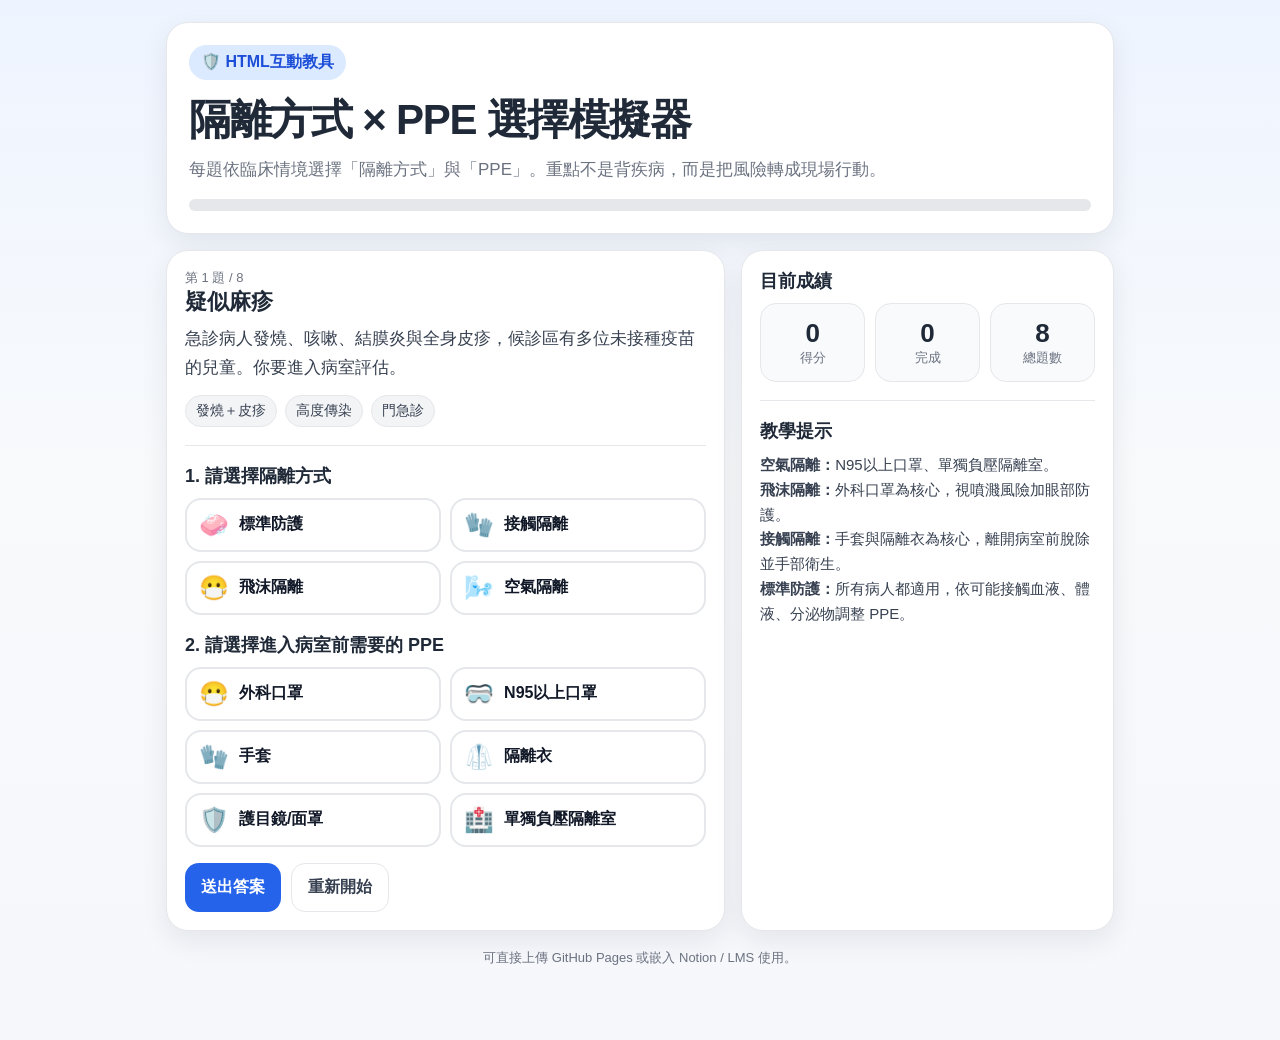
<file: isolation-ppe-simulation/index.html>
<!doctype html>
<html lang="zh-Hant">
<head>
  <meta charset="utf-8" />
  <meta name="viewport" content="width=device-width, initial-scale=1" />
  <title>隔離方式 × PPE 選擇模擬器</title>
  <style>
    :root{
      --bg:#f6f7fb;--card:#fff;--text:#1f2937;--muted:#6b7280;--line:#e5e7eb;
      --accent:#2563eb;--good:#16a34a;--bad:#dc2626;--warn:#d97706;
      --shadow:0 10px 28px rgba(15,23,42,.08);--radius:22px;
    }
    *{box-sizing:border-box} body{margin:0;font-family:-apple-system,BlinkMacSystemFont,"Segoe UI","Noto Sans TC",Roboto,Arial,sans-serif;background:linear-gradient(180deg,#eef4ff,#f8fafc 45%,#f6f7fb);color:var(--text)}
    .wrap{max-width:980px;margin:0 auto;padding:22px 16px 60px}.hero{background:var(--card);border:1px solid var(--line);box-shadow:var(--shadow);border-radius:var(--radius);padding:22px;margin-bottom:16px}
    h1{margin:0 0 8px;font-size:clamp(26px,5vw,42px);letter-spacing:-.03em}.lead{margin:0;color:var(--muted);font-size:17px;line-height:1.6}.badge{display:inline-flex;gap:8px;align-items:center;font-weight:700;background:#dbeafe;color:#1d4ed8;border-radius:999px;padding:7px 12px;margin-bottom:12px}.grid{display:grid;gap:16px}.two{grid-template-columns:1.2fr .8fr}@media(max-width:760px){.two{grid-template-columns:1fr}.wrap{padding:14px 12px 48px}}
    .card{background:var(--card);border:1px solid var(--line);border-radius:var(--radius);box-shadow:var(--shadow);padding:18px}.case-title{font-size:22px;font-weight:850;margin:0 0 8px}.scenario{font-size:17px;line-height:1.7;margin:0;color:#374151}.meta{display:flex;flex-wrap:wrap;gap:8px;margin-top:12px}.pill{font-size:14px;padding:6px 10px;border-radius:999px;background:#f3f4f6;color:#374151;border:1px solid #e5e7eb}.section-title{font-weight:850;margin:0 0 10px;font-size:18px}.options{display:grid;gap:9px}.iso-options{grid-template-columns:repeat(2,minmax(0,1fr))}@media(max-width:520px){.iso-options{grid-template-columns:1fr}}
    button.choice{width:100%;border:2px solid var(--line);background:#fff;border-radius:16px;padding:13px 12px;text-align:left;font-size:16px;font-weight:720;color:#111827;cursor:pointer;transition:.15s;display:flex;gap:10px;align-items:center;min-height:54px}button.choice:hover{transform:translateY(-1px);border-color:#93c5fd}.choice.selected{border-color:var(--accent);background:#eff6ff}.choice.correct{border-color:var(--good);background:#ecfdf5}.choice.wrong{border-color:var(--bad);background:#fef2f2}.choice.locked{cursor:default}.icon{font-size:24px;line-height:1}.ppe{display:grid;grid-template-columns:repeat(2,minmax(0,1fr));gap:9px}@media(max-width:520px){.ppe{grid-template-columns:1fr}}
    .actions{display:flex;gap:10px;flex-wrap:wrap;margin-top:16px}.btn{border:0;border-radius:14px;padding:13px 16px;font-weight:850;font-size:16px;cursor:pointer}.primary{background:var(--accent);color:#fff}.secondary{background:#e5e7eb;color:#111827}.ghost{background:#fff;border:1px solid var(--line);color:#374151}.feedback{border-radius:18px;padding:14px;margin-top:14px;line-height:1.65;display:none}.feedback.good{display:block;background:#ecfdf5;border:1px solid #bbf7d0}.feedback.bad{display:block;background:#fff7ed;border:1px solid #fed7aa}.scorebox{display:grid;grid-template-columns:repeat(3,1fr);gap:10px}.scoreitem{background:#f8fafc;border:1px solid var(--line);border-radius:16px;padding:14px;text-align:center}.num{font-size:26px;font-weight:900}.small{font-size:13px;color:var(--muted)}.progress{height:12px;background:#e5e7eb;border-radius:999px;overflow:hidden;margin-top:16px}.bar{height:100%;width:0;background:linear-gradient(90deg,#60a5fa,#2563eb);transition:.25s}.teach{font-size:15px;line-height:1.65;color:#374151}.summary{display:none}.summary.show{display:block}.wronglist{display:grid;gap:10px;margin-top:12px}.wrongitem{border:1px solid var(--line);background:#f8fafc;border-radius:14px;padding:12px;line-height:1.55}.footer-note{font-size:13px;color:var(--muted);text-align:center;margin-top:18px}
  </style>
</head>
<body>
  <main class="wrap">
    <section class="hero">
      <div class="badge">🛡️ HTML互動教具</div>
      <h1>隔離方式 × PPE 選擇模擬器</h1>
      <p class="lead">每題依臨床情境選擇「隔離方式」與「PPE」。重點不是背疾病，而是把風險轉成現場行動。</p>
      <div class="progress"><div class="bar" id="bar"></div></div>
    </section>

    <section class="grid two">
      <div class="card" id="gameCard">
        <div class="small" id="counter">第 1 題</div>
        <h2 class="case-title" id="caseTitle"></h2>
        <p class="scenario" id="scenario"></p>
        <div class="meta" id="meta"></div>

        <hr style="border:0;border-top:1px solid var(--line);margin:18px 0">
        <p class="section-title">1. 請選擇隔離方式</p>
        <div class="options iso-options" id="isoOptions"></div>

        <p class="section-title" style="margin-top:18px">2. 請選擇進入病室前需要的 PPE</p>
        <div class="ppe" id="ppeOptions"></div>

        <div class="actions">
          <button class="btn primary" id="submitBtn">送出答案</button>
          <button class="btn secondary" id="nextBtn" style="display:none">下一題</button>
          <button class="btn ghost" id="restartBtn">重新開始</button>
        </div>
        <div class="feedback" id="feedback"></div>
      </div>

      <aside class="card">
        <p class="section-title">目前成績</p>
        <div class="scorebox">
          <div class="scoreitem"><div class="num" id="score">0</div><div class="small">得分</div></div>
          <div class="scoreitem"><div class="num" id="done">0</div><div class="small">完成</div></div>
          <div class="scoreitem"><div class="num" id="total">0</div><div class="small">總題數</div></div>
        </div>
        <hr style="border:0;border-top:1px solid var(--line);margin:18px 0">
        <p class="section-title">教學提示</p>
        <div class="teach">
          <b>空氣隔離：</b>N95以上口罩、單獨負壓隔離室。<br>
          <b>飛沫隔離：</b>外科口罩為核心，視噴濺風險加眼部防護。<br>
          <b>接觸隔離：</b>手套與隔離衣為核心，離開病室前脫除並手部衛生。<br>
          <b>標準防護：</b>所有病人都適用，依可能接觸血液、體液、分泌物調整 PPE。
        </div>
      </aside>
    </section>

    <section class="card summary" id="summary">
      <h2 style="margin-top:0">完成！</h2>
      <p id="finalText" class="scenario"></p>
      <div class="wronglist" id="wrongList"></div>
      <div class="actions"><button class="btn primary" onclick="restart()">再玩一次</button></div>
    </section>
    <p class="footer-note">可直接上傳 GitHub Pages 或嵌入 Notion / LMS 使用。</p>
  </main>

<script>
const isoChoices = [
  {id:'standard', label:'標準防護', icon:'🧼'},
  {id:'contact', label:'接觸隔離', icon:'🧤'},
  {id:'droplet', label:'飛沫隔離', icon:'😷'},
  {id:'airborne', label:'空氣隔離', icon:'🌬️'}
];
const ppeChoices = [
  {id:'surgical', label:'外科口罩', icon:'😷'},
  {id:'n95', label:'N95以上口罩', icon:'🥽'},
  {id:'gloves', label:'手套', icon:'🧤'},
  {id:'gown', label:'隔離衣', icon:'🥼'},
  {id:'eye', label:'護目鏡/面罩', icon:'🛡️'},
  {id:'negative', label:'單獨負壓隔離室', icon:'🏥'}
];
const cases = [
  {title:'疑似麻疹', scenario:'急診病人發燒、咳嗽、結膜炎與全身皮疹，候診區有多位未接種疫苗的兒童。你要進入病室評估。', tags:['發燒＋皮疹','高度傳染','門急診'], iso:['airborne'], ppe:['n95','negative'], explain:'麻疹屬於需要空氣隔離的疾病；進入時應使用 N95以上口罩，並安排單獨負壓隔離室。'},
  {title:'開放性肺結核', scenario:'住院病人痰液 AFB smear positive，仍咳嗽且尚未完成有效治療。你要進病室做評估。', tags:['AFB positive','咳嗽','住院'], iso:['airborne'], ppe:['n95','negative'], explain:'開放性肺結核需空氣隔離；重點是 N95以上口罩與負壓隔離室。'},
  {title:'疑似流感群聚', scenario:'病房兩位病人與一位護理師出現發燒、喉嚨痛、肌肉痠痛。你要進入病室採檢。', tags:['發燒','呼吸道症狀','採檢'], iso:['droplet'], ppe:['surgical','gloves','eye'], explain:'流感以飛沫為主要防護概念；近距離採檢有噴濺風險，建議外科口罩、手套與眼部防護。'},
  {title:'COVID-19插管前準備', scenario:'COVID-19病人呼吸衰竭，團隊準備進行插管。你是插管協助者。', tags:['氣溶膠產生處置','插管','高風險'], iso:['airborne','contact'], ppe:['n95','gloves','gown','eye','negative'], explain:'插管屬高風險氣溶膠產生處置；需提高呼吸防護，合併接觸與眼部防護，並盡可能在負壓環境。'},
  {title:'水痘病人換藥', scenario:'成人病人全身多處水疱，疑似水痘，護理師需要進病室協助皮膚照護。', tags:['水疱','皮膚病灶','照護'], iso:['airborne','contact'], ppe:['n95','gloves','gown','negative'], explain:'水痘需空氣隔離，皮膚病灶照護也有接觸風險，因此合併接觸防護。'},
  {title:'C. difficile腹瀉', scenario:'病人使用抗生素後出現水瀉，糞便毒素陽性。你要進病室評估腹瀉狀況。', tags:['腹瀉','C. difficile','腸胃道'], iso:['contact'], ppe:['gloves','gown'], explain:'C. difficile以接觸隔離為核心；進入病室需手套與隔離衣，並特別注意離開後手部衛生。'},
  {title:'CRE帶菌者照護', scenario:'病人肛門篩檢 CRE 陽性，目前無發燒，但需協助翻身與更換尿布。', tags:['MDRO','翻身','更換尿布'], iso:['contact'], ppe:['gloves','gown'], explain:'MDRO帶菌且有密切接觸照護時，重點是接觸隔離、手套與隔離衣。'},
  {title:'一般抽血', scenario:'病人無呼吸道症狀、無腹瀉，也沒有已知MDRO。你要進行例行抽血。', tags:['一般照護','抽血','無特殊症狀'], iso:['standard'], ppe:['gloves'], explain:'此情境以標準防護為主；抽血可能接觸血液，因此手套是必要PPE。'}
];
let idx=0, score=0, answered=false, selectedIso=new Set(), selectedPpe=new Set(), wrongs=[];
const $=id=>document.getElementById(id);
function sameSet(a,b){return a.size===b.length && b.every(x=>a.has(x));}
function render(){answered=false;selectedIso=new Set();selectedPpe=new Set();$('summary').classList.remove('show');$('gameCard').style.display='block';const c=cases[idx];$('counter').textContent=`第 ${idx+1} 題 / ${cases.length}`;$('caseTitle').textContent=c.title;$('scenario').textContent=c.scenario;$('meta').innerHTML=c.tags.map(t=>`<span class="pill">${t}</span>`).join('');$('isoOptions').innerHTML=isoChoices.map(o=>`<button class="choice" data-type="iso" data-id="${o.id}"><span class="icon">${o.icon}</span>${o.label}</button>`).join('');$('ppeOptions').innerHTML=ppeChoices.map(o=>`<button class="choice" data-type="ppe" data-id="${o.id}"><span class="icon">${o.icon}</span>${o.label}</button>`).join('');document.querySelectorAll('.choice').forEach(btn=>btn.addEventListener('click',()=>toggle(btn)));$('submitBtn').style.display='inline-block';$('nextBtn').style.display='none';$('feedback').className='feedback';$('feedback').style.display='none';updateStats();}
function toggle(btn){if(answered)return; const set=btn.dataset.type==='iso'?selectedIso:selectedPpe; const id=btn.dataset.id; if(set.has(id)){set.delete(id);btn.classList.remove('selected')}else{set.add(id);btn.classList.add('selected')}}
function submit(){if(answered)return; const c=cases[idx]; if(selectedIso.size===0 || selectedPpe.size===0){$('feedback').className='feedback bad';$('feedback').style.display='block';$('feedback').innerHTML='請先選擇隔離方式與 PPE。'; return;} answered=true; const isoOK=sameSet(selectedIso,c.iso), ppeOK=sameSet(selectedPpe,c.ppe), ok=isoOK&&ppeOK; if(ok) score++; else wrongs.push({title:c.title, explain:c.explain, yourIso:[...selectedIso], yourPpe:[...selectedPpe]}); document.querySelectorAll('.choice').forEach(btn=>{btn.classList.add('locked'); const id=btn.dataset.id; const correct=(btn.dataset.type==='iso'?c.iso:c.ppe).includes(id); const picked=(btn.dataset.type==='iso'?selectedIso:selectedPpe).has(id); if(correct) btn.classList.add('correct'); if(picked&&!correct) btn.classList.add('wrong');}); $('feedback').className='feedback '+(ok?'good':'bad');$('feedback').style.display='block';$('feedback').innerHTML=`<b>${ok?'答對了！':'再想一下：'}</b><br>${c.explain}<br><span class="small">正確隔離：${c.iso.map(id=>isoChoices.find(o=>o.id===id).label).join('＋')}；正確PPE：${c.ppe.map(id=>ppeChoices.find(o=>o.id===id).label).join('＋')}</span>`; $('submitBtn').style.display='none';$('nextBtn').style.display='inline-block';updateStats();}
function next(){ if(idx<cases.length-1){idx++;render();} else finish();}
function updateStats(){ $('score').textContent=score; $('done').textContent=answered?idx+1:idx; $('total').textContent=cases.length; $('bar').style.width=`${((answered?idx+1:idx)/cases.length)*100}%`;}
function finish(){ $('gameCard').style.display='none';$('summary').classList.add('show');$('bar').style.width='100%';const pct=Math.round(score/cases.length*100);$('finalText').innerHTML=`你的分數：<b>${score} / ${cases.length}</b>（${pct}%）。${pct>=80?'已能掌握多數臨床情境。':'建議再複習空氣、飛沫、接觸隔離的核心差異。'}`;$('wrongList').innerHTML=wrongs.length?'<h3>錯題回顧</h3>'+wrongs.map(w=>`<div class="wrongitem"><b>${w.title}</b><br>${w.explain}</div>`).join(''):'<div class="wrongitem">全部答對，太好了！</div>';}
function restart(){idx=0;score=0;wrongs=[];render();}
$('submitBtn').addEventListener('click',submit);$('nextBtn').addEventListener('click',next);$('restartBtn').addEventListener('click',restart);render();
</script>
</body>
</html>
</file>
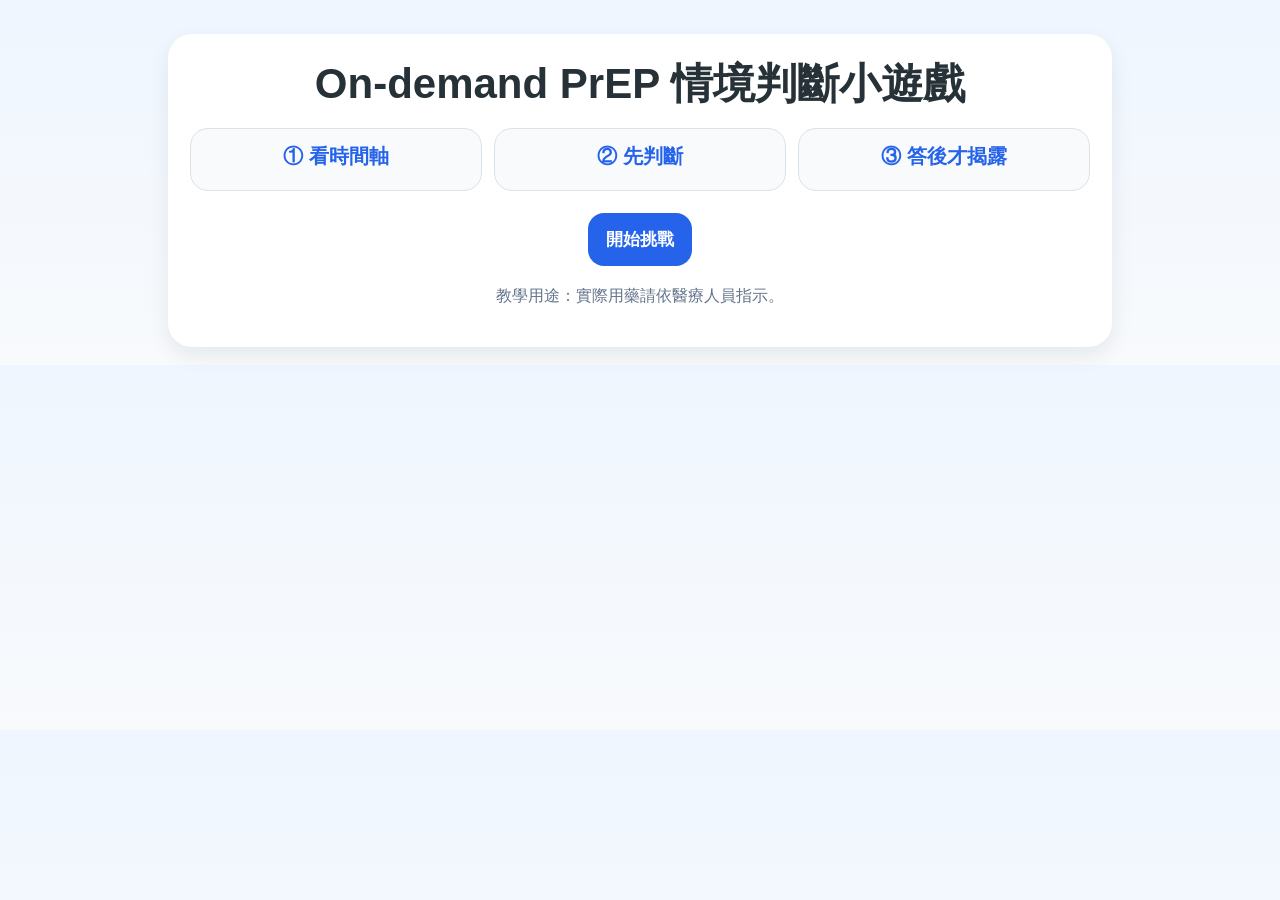
<file: PrEP/index.html>
<!DOCTYPE html>
<html lang="zh-Hant">
<head>
<meta charset="UTF-8" />
<meta name="viewport" content="width=device-width, initial-scale=1.0" />
<title>On-demand PrEP 情境判斷小遊戲</title>
<style>
:root{--bg:#f6f7fb;--card:#fff;--text:#263238;--muted:#64748b;--primary:#2563eb;--ok:#16a34a;--bad:#dc2626;--line:#dbe2ea}
*{box-sizing:border-box}body{margin:0;font-family:-apple-system,BlinkMacSystemFont,"Noto Sans TC","Segoe UI",sans-serif;background:linear-gradient(180deg,#eff6ff,#f8fafc);color:var(--text)}
.wrap{max-width:980px;margin:auto;padding:18px}.hero,.card{background:var(--card);border-radius:24px;padding:22px;box-shadow:0 8px 22px rgba(15,23,42,.08);margin-top:16px}.hero{text-align:center}.hero h1{margin:0;font-size:clamp(26px,5vw,42px)}.hero p,.small{color:var(--muted);line-height:1.7}.modebox{display:grid;grid-template-columns:repeat(3,1fr);gap:12px;margin-top:16px}.modebox div{border:1px solid var(--line);border-radius:18px;padding:14px;background:#f8fafc}.modebox b{display:block;color:var(--primary);font-size:20px;margin-bottom:6px}.btn{border:0;border-radius:16px;padding:15px 18px;font-size:17px;font-weight:900;cursor:pointer;background:var(--primary);color:#fff}.btn.secondary{background:#e5e7eb;color:#111827}.top{display:flex;justify-content:space-between;gap:10px;align-items:center;flex-wrap:wrap}.badge{padding:8px 12px;border-radius:999px;background:#eef2ff;color:#3730a3;font-weight:800}.progress{height:12px;background:#e5e7eb;border-radius:99px;overflow:hidden;margin:16px 0}.bar{height:100%;width:0;background:var(--primary);transition:.3s}.prompt{font-size:20px;font-weight:900;line-height:1.6;margin:10px 0 6px}.hint{font-size:14px;color:var(--muted)}
.timeline{display:flex;align-items:flex-start;gap:7px;overflow-x:auto;padding:22px 4px 10px}.day{min-width:108px;text-align:center}.dot{width:62px;height:62px;border-radius:50%;border:4px solid #111;margin:auto;display:flex;align-items:center;justify-content:center;font-weight:1000;font-size:22px;background:#f1f5f9}.pill{background:#dbeafe}.sex{background:#fecaca}.miss{background:#f3f4f6;color:#94a3b8;border-style:dashed}.time{font-size:15px;font-weight:900;margin-top:8px}.revealText{display:none;color:#475569;font-size:14px;margin-top:4px;line-height:1.35}.answered .revealText{display:block}.connector{height:4px;background:#111;min-width:34px;margin-top:29px;flex:0 0 34px}.choices{display:grid;grid-template-columns:1fr 1fr;gap:12px;margin-top:16px}.choices button{border:0;border-radius:18px;padding:18px;font-size:20px;font-weight:1000;cursor:pointer;background:#eaf2ff;color:#1e3a8a}.choices button.correct{background:#dcfce7;color:#166534}.choices button.wrong{background:#fee2e2;color:#991b1b}.feedback{display:none;margin-top:14px;padding:16px;border-radius:16px;line-height:1.7}.feedback.ok{display:block;background:#ecfdf5;border:1px solid #bbf7d0}.feedback.bad{display:block;background:#fff7ed;border:1px solid #fed7aa}.nav{display:flex;justify-content:space-between;gap:10px;margin-top:16px}.hidden{display:none}.score{font-size:38px;font-weight:1000;color:var(--primary)}.review{display:grid;gap:10px}.review .item{border:1px solid var(--line);border-radius:16px;padding:13px}.legend{display:flex;gap:12px;flex-wrap:wrap;color:#475569;font-size:14px;margin-top:10px}.legend span{background:#f8fafc;border:1px solid var(--line);border-radius:999px;padding:7px 10px}@media(max-width:700px){.modebox{grid-template-columns:1fr}.choices{grid-template-columns:1fr}.wrap{padding:12px}.hero,.card{border-radius:18px;padding:16px}.dot{width:56px;height:56px}
  /* 方法一：讓時間軸內容刻意超出手機螢幕，最後一個節點只露出一部分，提示使用者可以左右滑動 */
  .timeline{padding-right:0;scroll-snap-type:x proximity;-webkit-overflow-scrolling:touch}
  .day{min-width:128px;scroll-snap-align:start}
  .connector{min-width:48px;flex-basis:48px}
}
</style>
</head>
<body>
<div class="wrap">
<section class="hero" id="start">
  <h1>On-demand PrEP 情境判斷小遊戲</h1>
  <div class="modebox">
    <div><b>① 看時間軸</b></div>
    <div><b>② 先判斷</b></div>
    <div><b>③ 答後才揭露</b></div>
  </div>
  <button class="btn" style="margin-top:22px" onclick="startGame()">開始挑戰</button>
  <p class="small">教學用途：實際用藥請依醫療人員指示。</p>
</section>

<section class="card hidden" id="game">
  <div class="top"><span class="badge" id="round">第 1 題</span><span class="badge" id="scoreBadge">得分 0</span></div>
  <div class="progress"><div class="bar" id="bar"></div></div>
  <div class="prompt">只看下方時間軸，這樣吃 on-demand PrEP 是否正確？</div>
  <div class="hint">💊2 / 💊1 代表服藥顆數；♥ 代表性行為；灰色虛線代表未服藥或取消。</div>
  <div class="timeline" id="timeline"></div>
  <div class="choices" id="choices"></div>
  <div class="feedback" id="feedback"></div>
  <div class="nav"><button class="btn secondary" onclick="restart()">重新開始</button><button class="btn hidden" id="nextBtn" onclick="nextQuestion()">下一題</button></div>
</section>

<section class="card hidden" id="result">
  <h2>完成！</h2>
  <div class="score" id="finalScore"></div>
  <p id="finalMsg"></p>
  <div class="review" id="review"></div>
  <button class="btn" style="margin-top:16px" onclick="restart()">再玩一次</button>
</section>
</div>
<script>
const questions=[
 {correct:true, explain:'正確：2 顆在性行為前 2–24 小時內；之後 24 小時與 48 小時各 1 顆。', events:[['六 16:00','💊2','pill','服藥 2 顆'],['六 22:00','♥','sex','性行為'],['日 16:00','💊1','pill','服藥 1 顆'],['一 16:00','💊1','pill','服藥 1 顆']]},
 {correct:false, explain:'不正確：第一次 2 顆只提前 1 小時，未達性行為前 2–24 小時。', events:[['五 22:00','💊2','pill','服藥 2 顆'],['五 23:00','♥','sex','性行為'],['六 22:00','💊1','pill','服藥 1 顆'],['日 22:00','💊1','pill','服藥 1 顆']]},
 {correct:false, explain:'不正確：少了第一次服藥後 48 小時的第 2 次每日 1 顆。', events:[['六 12:00','💊2','pill','服藥 2 顆'],['六 21:00','♥','sex','性行為'],['日 12:00','💊1','pill','服藥 1 顆'],['一 12:00','—','miss','未服藥']]},
 {correct:true, explain:'正確：連續性行為時每日 1 顆持續，最後一次性行為後仍完成 2 次每日 1 顆。', events:[['六 08:00','💊2','pill','服藥 2 顆'],['六 22:00','♥','sex','性行為'],['日 08:00','💊1','pill','服藥 1 顆'],['日 22:00','♥','sex','性行為'],['一 08:00','💊1','pill','服藥 1 顆'],['二 08:00','💊1','pill','服藥 1 顆']]},
 {correct:false, explain:'不正確：最後一次性行為在週日，週一只是第 1 次每日 1 顆，週二還需要再吃 1 顆。', events:[['六 08:00','💊2','pill','服藥 2 顆'],['六 22:00','♥','sex','性行為'],['日 08:00','💊1','pill','服藥 1 顆'],['日 22:00','♥','sex','性行為'],['一 08:00','💊1','pill','服藥 1 顆'],['二 08:00','—','miss','未服藥']]},
 {correct:true, explain:'正確：預計性行為取消且後續沒有暴露，重點是沒有發生暴露；後續是否續服可依衛教指示。', events:[['六 15:00','💊2','pill','服藥 2 顆'],['六 22:00','—','miss','性行為取消'],['日','—','miss','無性行為']]},
 {correct:false, explain:'不正確：性行為後才開始吃，不能算正確的 on-demand PrEP。', events:[['六 22:00','♥','sex','性行為'],['日 08:00','💊2','pill','才服藥 2 顆'],['一 08:00','💊1','pill','服藥 1 顆'],['二 08:00','💊1','pill','服藥 1 顆']]},
 {correct:false, explain:'不正確：連續風險期間應每日 1 顆；週日漏吃，服藥方式不符合建議。', events:[['六 16:00','💊2','pill','服藥 2 顆'],['六 22:00','♥','sex','性行為'],['日 22:00','♥','sex','性行為但當天漏吃'],['一 16:00','💊1','pill','服藥 1 顆']]}
];
let order=[],idx=0,score=0,answered=false,log=[];
function shuffle(a){return a.map(x=>[Math.random(),x]).sort((x,y)=>x[0]-y[0]).map(x=>x[1]);}
function startGame(){order=shuffle([...Array(questions.length).keys()]);idx=0;score=0;log=[];document.getElementById('start').classList.add('hidden');document.getElementById('result').classList.add('hidden');document.getElementById('game').classList.remove('hidden');render();}
function render(){answered=false;let q=questions[order[idx]];document.getElementById('round').textContent=`第 ${idx+1} / ${questions.length} 題`;document.getElementById('scoreBadge').textContent=`得分 ${score}`;document.getElementById('bar').style.width=`${idx/questions.length*100}%`;let tl=document.getElementById('timeline');tl.classList.remove('answered');tl.innerHTML=q.events.map((e,i)=>`<div class="day"><div class="dot ${e[2]}">${e[1]}</div><div class="time">${e[0]}</div><div class="revealText">${e[3]}</div></div>${i<q.events.length-1?'<div class="connector"></div>':''}`).join('');
// 每一題都把橫向時間軸重置到最左側，避免上一題滑動位置延續到下一題
requestAnimationFrame(()=>{tl.scrollLeft=0;});
document.getElementById('choices').innerHTML='<button onclick="answer(true)">✅ 正確</button><button onclick="answer(false)">❌ 不正確</button>';document.getElementById('feedback').className='feedback';document.getElementById('feedback').innerHTML='';document.getElementById('nextBtn').classList.add('hidden');}
function answer(choice){if(answered)return;answered=true;let q=questions[order[idx]];let ok=choice===q.correct;if(ok)score++;log.push({ok,explain:q.explain});document.getElementById('timeline').classList.add('answered');[...document.querySelectorAll('.choices button')].forEach(b=>{let val=b.textContent.includes('正確')&&!b.textContent.includes('不正確');if(val===q.correct)b.classList.add('correct');else if(val===choice)b.classList.add('wrong');});let f=document.getElementById('feedback');f.className='feedback '+(ok?'ok':'bad');f.innerHTML=`<b>${ok?'答對了！':'再想一下。'}</b><br>${q.explain}<div class="legend"><span>事前：2–24 小時內 2 顆</span><span>後續：每 24 小時 1 顆</span><span>連續性行為：吃到最後一次後再完成 2 次</span></div>`;document.getElementById('scoreBadge').textContent=`得分 ${score}`;document.getElementById('nextBtn').classList.remove('hidden');}
function nextQuestion(){idx++;idx>=questions.length?showResult():render();}
function showResult(){document.getElementById('game').classList.add('hidden');document.getElementById('result').classList.remove('hidden');document.getElementById('finalScore').textContent=`${score} / ${questions.length} 分`;let pct=score/questions.length;document.getElementById('finalMsg').textContent=pct>=.9?'很好：在沒有大量文字提示下也能判斷。':pct>=.7?'不錯：建議再練習「事前時間」與「最後性行為後 2 次」兩類題。':'建議再玩一次，先不要看文字說明，只用時間軸判斷。';document.getElementById('review').innerHTML=log.map((x,i)=>`<div class="item"><b>第 ${i+1} 題：${x.ok?'✅':'❌'}</b><br><span class="small">${x.explain}</span></div>`).join('');}
function restart(){document.getElementById('game').classList.add('hidden');document.getElementById('result').classList.add('hidden');document.getElementById('start').classList.remove('hidden');}
</script>
</body>
</html>
</file>
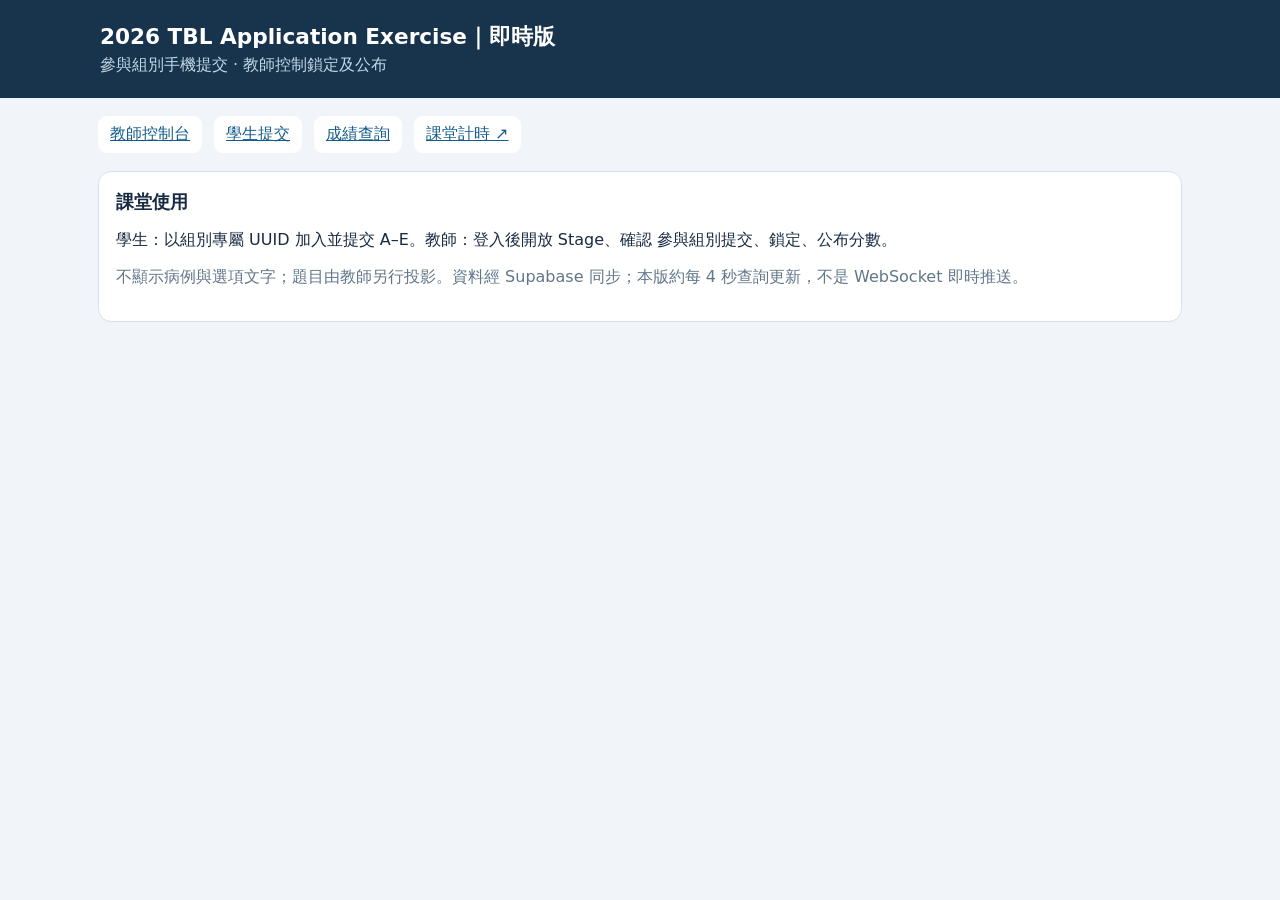
<file: tbl-ae-realtime/index.html>
<!doctype html><html lang="zh-Hant"><head><meta charset="utf-8"><meta name="viewport" content="width=device-width,initial-scale=1"><title>TBL AE 即時版</title><link rel="stylesheet" href="style.css"></head><body><header><h1>2026 TBL Application Exercise｜即時版</h1><p>參與組別手機提交 · 教師控制鎖定及公布</p></header><main><nav><a href="teacher.html">教師控制台</a><a href="student.html">學生提交</a><a href="scores.html">成績查詢</a><a href="../classroom-timer/" target="_blank" rel="noopener">課堂計時 ↗</a></nav><section class="card"><h2>課堂使用</h2><p>學生：以組別專屬 UUID 加入並提交 A–E。教師：登入後開放 Stage、確認 參與組別提交、鎖定、公布分數。</p><p class="muted">不顯示病例與選項文字；題目由教師另行投影。資料經 Supabase 同步；本版約每 4 秒查詢更新，不是 WebSocket 即時推送。</p></section></main></body></html>
</file>
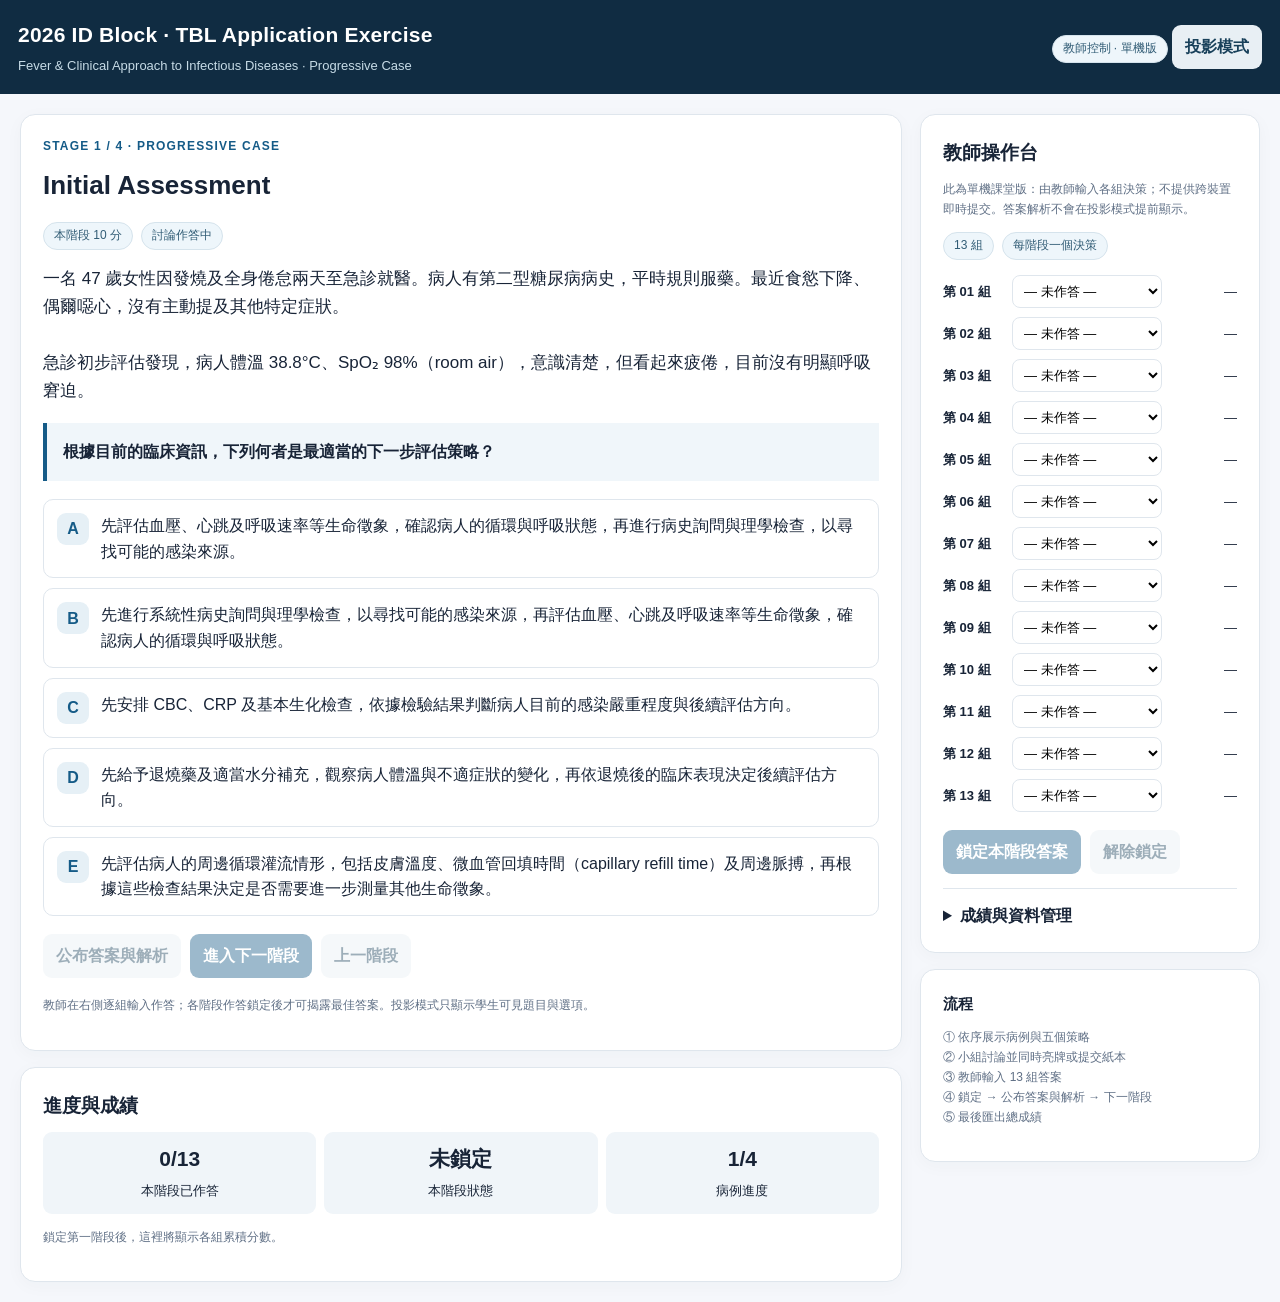
<file: tbl-application-exercise/index.html>
<!doctype html><html lang="zh-Hant"><head><meta charset="utf-8"><meta name="viewport" content="width=device-width,initial-scale=1"><title>2026 ID Block TBL · Application Exercise</title><style>
:root{--bg:#f5f7fb;--panel:#fff;--ink:#182437;--muted:#607086;--accent:#155b87;--line:#dfe6ed;--good:#117b63;--warn:#9a6120}*{box-sizing:border-box}body{margin:0;background:var(--bg);font-family:-apple-system,BlinkMacSystemFont,"Noto Sans TC","Microsoft JhengHei",sans-serif;color:var(--ink);line-height:1.65}header{background:#102c42;color:#fff;padding:18px max(18px,calc((100vw - 1320px)/2));display:flex;justify-content:space-between;align-items:center;gap:16px;flex-wrap:wrap}header h1{margin:0;font-size:21px;letter-spacing:.01em}header p{margin:2px 0 0;color:#c6dbe6;font-size:13px}.wrap{max-width:1320px;margin:auto;padding:20px;display:grid;grid-template-columns:minmax(0,1fr) 340px;gap:18px}.panel{background:var(--panel);border:1px solid var(--line);border-radius:15px;padding:22px;box-shadow:0 4px 18px #14304708}.panel+.panel{margin-top:16px}.tiny{font-size:12px;color:var(--muted)}.eyebrow{font-size:12px;color:var(--accent);letter-spacing:.1em;font-weight:800;text-transform:uppercase}.stageTitle{font-size:26px;margin:7px 0 15px}.stem{font-size:17px;white-space:pre-line}.question{margin-top:18px;padding:16px;border-left:4px solid var(--accent);background:#f0f6fa;font-weight:700}.choices{display:grid;gap:10px;margin-top:18px}.choice{display:flex;align-items:flex-start;gap:12px;padding:13px;border:1px solid var(--line);border-radius:10px;line-height:1.6;background:#fff}.letter{flex:0 0 32px;width:32px;height:32px;border-radius:9px;background:#e6f0f6;display:grid;place-items:center;color:var(--accent);font-weight:800}.controlbar{display:flex;gap:9px;flex-wrap:wrap;margin-top:18px}button,select,input{font:inherit}button{background:var(--accent);color:#fff;padding:9px 13px;border:0;border-radius:9px;cursor:pointer;font-weight:700}button.alt{background:#e8eff4;color:#18405a}button.danger{background:#9b3642}button:disabled{opacity:.42;cursor:not-allowed}button:hover:not(:disabled){filter:brightness(.92)}.pill{display:inline-flex;border:1px solid #d5e3ec;border-radius:99px;padding:3px 10px;font-size:12px;background:#eef6fb;color:#315c75}h2,h3{margin:0 0 11px}h2{font-size:19px}h3{font-size:15px}.meta{display:flex;gap:8px;flex-wrap:wrap;margin-bottom:15px}.rows{display:grid;gap:9px}.teamrow{display:grid;grid-template-columns:62px minmax(0,1fr) 68px;gap:7px;align-items:center;font-size:13px}.teamrow select{width:100%;padding:7px;border:1px solid var(--line);border-radius:8px;background:#fff}.points{text-align:right;font-variant-numeric:tabular-nums}.stats{display:grid;grid-template-columns:repeat(3,1fr);gap:8px}.stat{background:#f0f5f9;padding:10px;border-radius:9px;text-align:center}.stat b{display:block;font-size:21px}.explain{background:#ecf8f3;border:1px solid #cee7dd;padding:14px;border-radius:10px;margin-top:18px}.hidden{display:none!important}.scoretable{width:100%;border-collapse:collapse;font-size:13px}.scoretable th,.scoretable td{border-bottom:1px solid var(--line);padding:6px 8px;text-align:right}.scoretable th:first-child,.scoretable td:first-child{text-align:left}.footer{font-size:12px;color:var(--muted);margin-top:18px}.projector .wrap{grid-template-columns:1fr;max-width:1180px}.projector .sidebar{display:none}.projector .stem{font-size:23px}.projector .choice{font-size:19px}.projector .stageTitle{font-size:34px}.teacher-only{border-top:1px solid var(--line);padding-top:14px;margin-top:14px}#teacherPanel summary{cursor:pointer;font-weight:700}.printnote{display:none}@media(max-width:900px){.wrap{grid-template-columns:1fr}.sidebar{order:2}}@media print{header,.sidebar,.controlbar,.teacher-only{display:none!important}.wrap{display:block;padding:0}.panel{box-shadow:none;border:0}.stem{font-size:14px}.choice{break-inside:avoid}.printnote{display:block}}
</style></head><body><header><div><h1>2026 ID Block · TBL Application Exercise</h1><p>Fever & Clinical Approach to Infectious Diseases · Progressive Case</p></div><div><span class="pill" id="modeLabel">教師控制 · 單機版</span> <button class="alt" id="projector">投影模式</button></div></header><main class="wrap"><section><article class="panel"><div class="eyebrow" id="kicker"></div><h2 class="stageTitle" id="title"></h2><div class="meta"><span class="pill" id="weight"></span><span class="pill" id="status"></span></div><div class="stem" id="stem"></div><div class="question" id="question"></div><div class="choices" id="choices"></div><div id="explanation" class="explain hidden"></div><div class="controlbar"><button id="reveal" class="alt">公布答案與解析</button><button id="advance">進入下一階段</button><button id="back" class="alt">上一階段</button></div><p class="footer">教師在右側逐組輸入作答；各階段作答鎖定後才可揭露最佳答案。投影模式只顯示學生可見題目與選項。</p></article><article class="panel"><h2>進度與成績</h2><div class="stats"><div class="stat"><b id="submitted">0/13</b><small>本階段已作答</small></div><div class="stat"><b id="locked">未鎖定</b><small>本階段狀態</small></div><div class="stat"><b id="stageIndex">1/4</b><small>病例進度</small></div></div><div id="scorebox" style="margin-top:14px"></div></article></section><aside class="sidebar"><div class="panel"><h2>教師操作台</h2><p class="tiny">此為單機課堂版：由教師輸入各組決策；不提供跨裝置即時提交。答案解析不會在投影模式提前顯示。</p><div class="meta"><span class="pill">13 組</span><span class="pill">每階段一個決策</span></div><div id="teamrows" class="rows"></div><div class="controlbar"><button id="lock">鎖定本階段答案</button><button id="unlock" class="alt">解除鎖定</button></div><div class="teacher-only"><details id="teacherPanel"><summary>成績與資料管理</summary><div class="controlbar"><button id="export" class="alt">匯出 CSV</button><button id="exportjson" class="alt">備份 JSON</button><button id="importjson" class="alt">匯入 JSON</button><button id="reset" class="danger">清除全部紀錄</button></div><input type="file" id="upload" accept="application/json" style="display:none"><p class="tiny">資料僅暫存在本瀏覽器 localStorage。建議課前測試、課後匯出 CSV 與 JSON；請勿用無痕模式。</p></details></div></div><div class="panel"><h3>流程</h3><p class="tiny">① 依序展示病例與五個策略<br>② 小組討論並同時亮牌或提交紙本<br>③ 教師輸入 13 組答案<br>④ 鎖定 → 公布答案與解析 → 下一階段<br>⑤ 最後匯出總成績</p></div></aside></main><script>
const stages=[
{title:'Initial Assessment',weight:10,stem:'一名 47 歲女性因發燒及全身倦怠兩天至急診就醫。病人有第二型糖尿病病史，平時規則服藥。最近食慾下降、偶爾噁心，沒有主動提及其他特定症狀。\n\n急診初步評估發現，病人體溫 38.8°C、SpO₂ 98%（room air），意識清楚，但看起來疲倦，目前沒有明顯呼吸窘迫。',question:'根據目前的臨床資訊，下列何者是最適當的下一步評估策略？',choices:[
'先評估血壓、心跳及呼吸速率等生命徵象，確認病人的循環與呼吸狀態，再進行病史詢問與理學檢查，以尋找可能的感染來源。',
'先進行系統性病史詢問與理學檢查，以尋找可能的感染來源，再評估血壓、心跳及呼吸速率等生命徵象，確認病人的循環與呼吸狀態。',
'先安排 CBC、CRP 及基本生化檢查，依據檢驗結果判斷病人目前的感染嚴重程度與後續評估方向。',
'先給予退燒藥及適當水分補充，觀察病人體溫與不適症狀的變化，再依退燒後的臨床表現決定後續評估方向。',
'先評估病人的周邊循環灌流情形，包括皮膚溫度、微血管回填時間（capillary refill time）及周邊脈搏，再根據這些檢查結果決定是否需要進一步測量其他生命徵象。'],scores:{A:10,B:5,C:2.5,D:2.5,E:2.5},best:'A',explain:'優先補足 BP／HR／RR 並確認循環及呼吸狀態。其他策略有部分價值，但不應延後生命徵象評估。\n\n下一階段同步揭露：BP 112/70 mmHg、HR 112/min、RR 20/min，意識清楚、四肢溫暖，無明顯灌流不良。'},
{title:'Gathering Potentially Diagnostic Clues',weight:25,stem:'經進一步評估，病人的血壓為 112/70 mmHg、心跳 112 次／分、呼吸速率 20 次／分。病人意識清楚，四肢溫暖，沒有明顯周邊循環灌流不良的表現。\n\n病人表示除了發燒、全身倦怠、食慾下降及偶爾噁心外，沒有主動提及其他明顯不適。\n\n醫師希望進一步釐清發燒的可能原因。',question:'根據目前的臨床資訊，為了進一步尋找可能的感染來源，下列何者是最適合優先採取的病史詢問與理學檢查策略？',choices:[
'進一步詢問病人發燒的時間變化，以及畏寒、頭痛、肌肉痠痛或全身無力等症狀的發生與變化，並觀察病人的精神狀態及整體活動情形，以了解疾病的進展。',
'進一步詢問病人是否有咳嗽、呼吸喘、腹痛、腹瀉、頻尿、解尿疼痛或身體局部紅腫等症狀，並根據病人的回答進行相應的理學檢查，以尋找可能的感染來源。',
'進一步詢問病人近期是否曾接觸生病的人，以及家人或同事是否出現類似症狀，再根據接觸者的症狀詢問病人是否有相似的不適，並進行相應的理學檢查，以尋找可能的感染線索。',
'考量病人有糖尿病病史，進一步詢問是否有頻尿、解尿疼痛或腰部不適，並進行腹部及腰部理學檢查，以評估泌尿道感染的可能性。',
'考量病人有噁心及食慾下降的症狀，進一步詢問是否有腹痛、嘔吐、腹瀉或排便習慣改變，並進行腹部理學檢查，以評估腸胃道感染的可能性。'],scores:{A:7.5,B:25,C:12.5,D:12.5,E:12.5},best:'B',explain:'來源不明的發燒應主動探索多器官系統的定位症狀，依新線索進行 PE；Contact／Cluster 及聚焦問診有價值，但不宜過早鎖定來源。\n\n下一階段同步揭露：三天右側腰痛、頻尿尿急、無明顯解尿疼痛；右側 CV angle knocking tenderness。'},
{title:'Diagnostic Strategy',weight:35,stem:'經進一步詢問，病人表示三天前開始出現右側腰部悶痛，原本以為是姿勢不良造成。最近也有頻尿及尿急的情形，但沒有明顯解尿疼痛。\n\n理學檢查發現，病人腹部柔軟，沒有明顯腹膜刺激徵象，但右側肋脊角叩擊時有疼痛（Right CV angle knocking tenderness）。\n\n目前病人意識清楚，血壓為 112/70 mmHg、心跳 112 次／分，體溫 38.8°C。',question:'根據目前的病史及理學檢查結果，下列何者是最適當的初始診斷評估與檢體採集策略？',choices:[
'先安排 CBC、CRP 及腎功能檢查，以評估病人的發炎反應與器官功能，再根據檢查結果決定是否需要進一步安排其他診斷檢查。',
'安排尿液常規檢查、尿液培養及血液檢查（包括 CBC、腎功能等），並考量病人目前的全身感染表現採集血液培養，以進一步評估感染來源及病情嚴重程度。',
'先安排腹部超音波檢查，評估是否有腎積水、泌尿道阻塞或腎臟感染相關的異常表現，再根據影像結果決定是否需要進一步安排其他診斷檢查。',
'安排尿液常規檢查及尿液培養，以評估泌尿道感染的可能性並確認致病菌，後續再依病人的臨床變化決定是否需要其他檢查。',
'安排尿液常規檢查及 CBC、CRP 等血液檢查，以評估泌尿道感染及全身發炎反應，並依據初步檢驗結果決定後續的診斷方向。'],scores:{A:10,B:35,C:12.5,D:20,E:25},best:'B',explain:'同步安排尿液檢查、尿液培養、血液及器官功能評估；視全身感染風險考慮血液培養。影像可能有適應症，但不應取代或延後必要採檢。\n\n下一階段：尿液 LE (+)、nitrite (+)、WBC 20–30/HPF；血液 WBC 13,200/μL、seg 84%、CRP 92 mg/L、Cr 1.0 mg/dL。'},
{title:'Reassessment',weight:30,stem:'根據病人的臨床表現及尿液、血液檢查結果，醫師診斷為急性腎盂腎炎（acute pyelonephritis），並於採集尿液及血液培養後開始靜脈注射抗生素治療。\n\n治療約 72 小時後，病人仍持續發燒，最高體溫達 39.0°C，右側腰部疼痛也沒有明顯改善。目前病人意識清楚，血壓 118/72 mmHg、心跳 108 次／分。\n\n後續尿液及血液培養均檢出 Escherichia coli，藥物感受性試驗顯示該菌對目前使用的抗生素具有感受性。病人在這段期間尚未接受腹部影像檢查。',question:'根據目前的臨床資訊，下列何者是最適當的重新評估與處置策略？',choices:[
'考量病人目前血壓穩定，且致病菌對現用抗生素具有感受性，因此維持原本抗生素治療，並追蹤 CBC、CRP 及體溫變化，以評估後續治療反應。',
'考量病人接受目前抗生素治療約 72 小時後仍持續發燒及腰部疼痛，重新檢視抗生素的劑量與使用方式，並調整抗生素治療，以改善臨床反應。',
'重新評估病人的感染症狀，並再次採集尿液及血液培養，以確認是否仍有相同致病菌或出現新的感染病原，再依據培養結果決定是否需要進一步調整診斷與治療策略。',
'重新評估病人的生命徵象、症狀及理學檢查結果，並安排腹部及骨盆電腦斷層檢查（CT），以尋找可能影響治療反應的感染併發症，再依檢查結果調整後續處置。',
'考量致病菌對目前抗生素具有感受性，但病人仍持續發燒，因此懷疑藥物熱（drug fever），重新檢視近期用藥，並考慮更換可能引起發燒的抗生素，以觀察體溫及臨床症狀是否改善。'],scores:{A:12.5,B:17.5,C:22.5,D:30,E:12.5},best:'D',explain:'藥敏敏感不代表感染已控制。持續高燒及局部疼痛需重新評估並以 CT 尋找阻塞、腎或腎周圍膿瘍等可能需 source control 的病灶。重複培養、檢視藥物及 drug fever 鑑別可有價值，但不能替代此項評估。'}
];
const KEY='idtbl-ae-2026-v1', letters=['A','B','C','D','E'];const blank=()=>({stage:0,responses:Array.from({length:4},()=>Array(13).fill('')),locks:[false,false,false,false],reveals:[false,false,false,false]});let state;try{state=JSON.parse(localStorage.getItem(KEY))||blank();if(!state.responses||state.responses.length!==4)state=blank()}catch{state=blank()};const $=id=>document.getElementById(id);function save(){localStorage.setItem(KEY,JSON.stringify(state))}function completed(i){return state.responses[i].filter(Boolean).length}function total(t){return stages.reduce((s,st,i)=>s+(state.locks[i]?st.scores[state.responses[i][t]]||0:0),0)}function render(){const i=state.stage,st=stages[i],revealed=state.reveals[i],locked=state.locks[i];$('kicker').textContent=`STAGE ${i+1} / 4 · PROGRESSIVE CASE`;$('title').textContent=st.title;$('weight').textContent=`本階段 ${st.weight} 分`;$('status').textContent=revealed?'已公布答案':locked?'已鎖定':'討論作答中';$('stem').textContent=st.stem;$('question').textContent=st.question;$('choices').innerHTML=st.choices.map((c,j)=>`<div class="choice"><span class="letter" ${revealed&&letters[j]===st.best?'style="background:#d9f4e9;color:#09634a"':''}>${letters[j]}</span><span>${c}</span></div>`).join('');$('explanation').classList.toggle('hidden',!revealed);$('explanation').textContent=revealed?`最佳答案：${st.best}（${st.weight} 分）\n\n${st.explain}`:'';$('explanation').style.whiteSpace='pre-line';$('teamrows').innerHTML='';for(let t=0;t<13;t++){const r=document.createElement('div');r.className='teamrow';r.innerHTML=`<strong>第 ${String(t+1).padStart(2,'0')} 組</strong><select aria-label="第${t+1}組答案" ${locked?'disabled':''}><option value="">— 未作答 —</option>${letters.map(k=>`<option value="${k}" ${state.responses[i][t]===k?'selected':''}>${k}</option>`).join('')}</select><span class="points">${locked&&state.responses[i][t]!==''?(st.scores[state.responses[i][t]]+' 分'):'—'}</span>`;r.querySelector('select').addEventListener('change',e=>{state.responses[i][t]=e.target.value;save();render()});$('teamrows').append(r)}$('submitted').textContent=`${completed(i)}/13`;$('locked').textContent=locked?'已鎖定':'未鎖定';$('stageIndex').textContent=`${i+1}/4`;$('lock').disabled=locked||completed(i)!==13;$('unlock').disabled=!locked;$('reveal').disabled=!locked||revealed;$('advance').disabled=!revealed||i===3;$('back').disabled=i===0;const ready=state.locks.some(Boolean);$('scorebox').innerHTML=ready?`<table class="scoretable"><tr><th>組別</th>${stages.map((s,j)=>`<th>S${j+1}<br>${s.weight}</th>`).join('')}<th>總分</th></tr>${Array.from({length:13},(_,t)=>`<tr><td>第 ${t+1} 組</td>${stages.map((s,j)=>`<td>${state.locks[j]?(s.scores[state.responses[j][t]]??0):'—'}</td>`).join('')}<td><b>${total(t)}</b></td></tr>`).join('')}</table>`:'<p class="tiny">鎖定第一階段後，這裡將顯示各組累積分數。</p>';document.body.classList.toggle('projector',window._projector===true);$('projector').textContent=window._projector?'退出投影模式':'投影模式'}
$('lock').onclick=()=>{if(completed(state.stage)!==13)return alert('請先填寫全部 13 組的答案');state.locks[state.stage]=true;save();render()};$('unlock').onclick=()=>{if(!confirm('解除鎖定將允許修改本階段作答。確定？'))return;state.locks[state.stage]=false;state.reveals[state.stage]=false;save();render()};$('reveal').onclick=()=>{state.reveals[state.stage]=true;save();render()};$('advance').onclick=()=>{if(state.stage<3){state.stage++;save();render();window.scrollTo({top:0,behavior:'smooth'})}};$('back').onclick=()=>{if(state.stage>0){state.stage--;save();render();window.scrollTo(0,0)}};$('projector').onclick=()=>{window._projector=!window._projector;render()};function download(name,contents,type){const b=new Blob([contents],{type}),u=URL.createObjectURL(b),a=document.createElement('a');a.href=u;a.download=name;document.body.append(a);a.click();a.remove();setTimeout(()=>URL.revokeObjectURL(u),1000)}$('export').onclick=()=>{let rows=[['team','stage1','stage2','stage3','stage4','total']];for(let t=0;t<13;t++)rows.push([t+1,...stages.map((s,j)=>state.locks[j]?s.scores[state.responses[j][t]]:' '),total(t)]);download('TBL_AE_scores.csv','\ufeff'+rows.map(r=>r.join(',')).join('\r\n'),'text/csv;charset=utf-8')};$('exportjson').onclick=()=>download('TBL_AE_backup.json',JSON.stringify(state,null,2),'application/json');$('importjson').onclick=()=>$('upload').click();$('upload').onchange=async e=>{try{const d=JSON.parse(await e.target.files[0].text());if(!Array.isArray(d.responses)||d.responses.length!==4||!Array.isArray(d.locks)||!Array.isArray(d.reveals))throw Error('資料格式不符');if(!confirm('匯入將取代本機目前紀錄，確定？'))return;state=d;save();render()}catch(err){alert('匯入失敗：'+err.message)}e.target.value=''};$('reset').onclick=()=>{if(prompt('此操作將清除所有作答與分數；請輸入「清除」確認')==='清除'){state=blank();save();render()}};render();
</script></body></html>
</file>
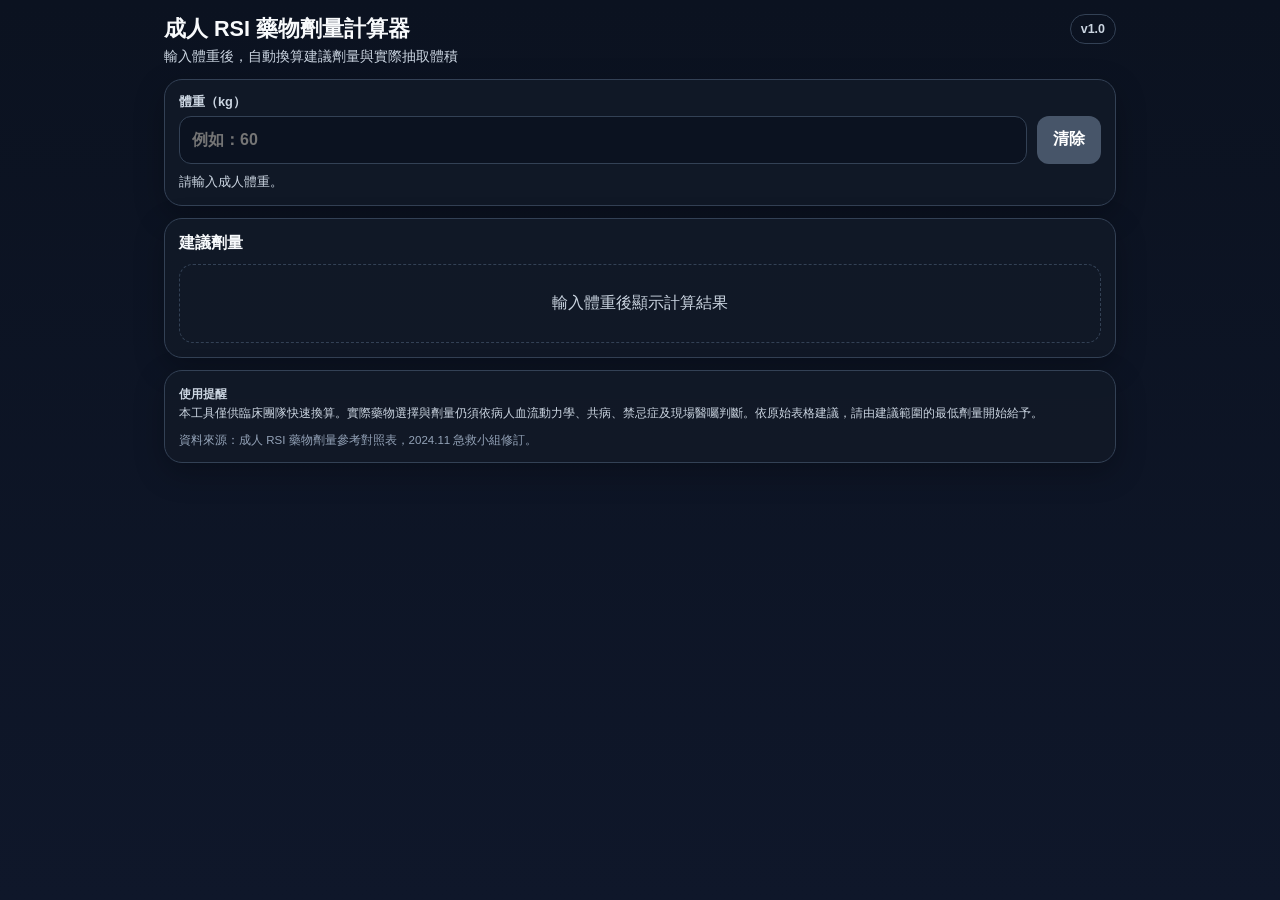
<file: acls-recorder/adult_rsi_dose_calculator_v1_0.html>
<!DOCTYPE html>
<html lang="zh-Hant">
<head>
  <meta charset="UTF-8">
  <meta name="viewport" content="width=device-width, initial-scale=1, viewport-fit=cover">
  <meta name="theme-color" content="#0f172a">
  <title>成人 RSI 藥物劑量計算器 v1.0</title>
  <style>
    :root{--bg:#0f172a;--panel:#111827;--panel2:#1f2937;--line:#334155;--text:#f8fafc;--muted:#cbd5e1;--blue:#2563eb;--orange:#d97706;--purple:#7c3aed;--shadow:0 10px 30px rgba(0,0,0,.25)}
    *{box-sizing:border-box}
    html{-webkit-text-size-adjust:100%;text-size-adjust:100%}
    body{margin:0;min-height:100vh;font-family:-apple-system,BlinkMacSystemFont,"Segoe UI","Noto Sans TC","PingFang TC",sans-serif;background:linear-gradient(180deg,#0b1220 0%,var(--bg) 100%);color:var(--text)}
    button,input{font:inherit}
    .app{width:min(980px,100%);margin:auto;padding:14px;padding-bottom:calc(24px + env(safe-area-inset-bottom))}
    .header{display:flex;justify-content:space-between;align-items:flex-start;gap:12px;margin-bottom:12px}
    h1{margin:0 0 4px;font-size:1.35rem}
    .subtitle{color:var(--muted);font-size:.85rem;line-height:1.45}
    .version{flex:0 0 auto;border:1px solid var(--line);border-radius:999px;padding:7px 10px;color:var(--muted);font-size:.78rem;font-weight:800}
    .panel{background:rgba(17,24,39,.96);border:1px solid var(--line);border-radius:18px;box-shadow:var(--shadow);padding:14px;margin-bottom:12px}
    .weight-row{display:grid;grid-template-columns:minmax(0,1fr) auto;gap:10px;align-items:end}
    label{color:var(--muted);font-size:.8rem;font-weight:800}
    input{width:100%;min-height:48px;margin-top:5px;padding:11px 12px;border-radius:12px;border:1px solid var(--line);background:#0b1220;color:#fff;font-size:16px}
    .btn{min-height:48px;border:0;border-radius:12px;padding:10px 16px;color:#fff;font-weight:900;cursor:pointer;background:#475569}
    .weight-status{margin-top:9px;min-height:1.4em;color:var(--muted);font-size:.82rem;line-height:1.4}
    .section-title{margin:0 0 10px;font-size:1rem}
    .drug-grid{display:grid;grid-template-columns:repeat(2,minmax(0,1fr));gap:10px}
    .drug-card{border:1px solid var(--line);border-left:5px solid var(--blue);background:#0b1220;border-radius:14px;padding:12px}
    .drug-card.premed{border-left-color:var(--orange)}
    .drug-card.paralysis{border-left-color:var(--purple)}
    .drug-head{display:flex;justify-content:space-between;align-items:flex-start;gap:8px;margin-bottom:8px}
    .drug-name{font-weight:900;font-size:1rem}
    .category{border-radius:999px;padding:4px 8px;font-size:.68rem;font-weight:900;color:#fff;background:#475569;white-space:nowrap}
    .dose-main{font-size:1.38rem;font-weight:900;font-variant-numeric:tabular-nums;margin-bottom:4px}
    .dose-sub{color:var(--muted);font-size:.84rem;line-height:1.45}
    .lowest{display:inline-block;margin-top:8px;padding:6px 8px;border-radius:9px;background:#064e3b;color:#d1fae5;font-size:.78rem;font-weight:900}
    .warning{margin-top:8px;border-radius:10px;padding:8px 9px;background:#7f1d1d;border:1px solid #ef4444;color:#fee2e2;font-size:.78rem;line-height:1.4;font-weight:800}
    .note{color:var(--muted);font-size:.78rem;line-height:1.55}
    .source{margin-top:8px;color:#94a3b8;font-size:.72rem;line-height:1.45}
    .empty{grid-column:1/-1;border:1px dashed var(--line);border-radius:14px;padding:28px 12px;text-align:center;color:var(--muted)}
    @media(max-width:680px){.app{padding:9px}.panel{padding:10px;border-radius:15px}.drug-grid{grid-template-columns:1fr}.weight-row{grid-template-columns:1fr}.btn{width:100%}}
  </style>
</head>
<body>
<main class="app">
  <header class="header">
    <div><h1>成人 RSI 藥物劑量計算器</h1><div class="subtitle">輸入體重後，自動換算建議劑量與實際抽取體積</div></div>
    <div class="version">v1.0</div>
  </header>

  <section class="panel">
    <div class="weight-row">
      <label>體重（kg）
        <input id="weightInput" type="number" min="20" max="300" step="0.1" inputmode="decimal" placeholder="例如：60">
      </label>
      <button id="clearBtn" class="btn" type="button">清除</button>
    </div>
    <div id="weightStatus" class="weight-status">請輸入成人體重。</div>
  </section>

  <section class="panel">
    <h2 class="section-title">建議劑量</h2>
    <div id="drugGrid" class="drug-grid"><div class="empty">輸入體重後顯示計算結果</div></div>
  </section>

  <section class="panel note">
    <strong>使用提醒</strong><br>
    本工具僅供臨床團隊快速換算。實際藥物選擇與劑量仍須依病人血流動力學、共病、禁忌症及現場醫囑判斷。依原始表格建議，請由建議範圍的最低劑量開始給予。
    <div class="source">資料來源：成人 RSI 藥物劑量參考對照表，2024.11 急救小組修訂。</div>
  </section>
</main>

<script>
(() => {
  const $ = id => document.getElementById(id);
  const STORAGE_KEY = "adult_rsi_calculator_weight";
  const DRUGS = [
    {name:"Lidocaine inj 2%",category:"前置用藥",className:"premed",concentration:20,doseMin:1.5,doseMax:1.5,spec:"100 mg/5 mL/amp",note:"腦壓過高或氣管痙攣時使用，儘快給予。"},
    {name:"Propofol",category:"鎮靜劑",className:"sedation",concentration:10,doseMin:1,doseMax:2.5,spec:"200 mg/20 mL/amp",note:"與 Ketamine 二者擇一，儘快給予。"},
    {name:"Ketamine",category:"鎮靜劑",className:"sedation",concentration:50,doseMin:1,doseMax:2,spec:"500 mg/10 mL/vial",note:"與 Propofol 二者擇一，儘快給予。",warning:"原始參考表註記：腦壓高禁忌。"},
    {name:"Rocuronium",category:"肌肉鬆弛劑",className:"paralysis",concentration:10,doseMin:1,doseMax:1,spec:"50 mg/5 mL/vial",note:"病人睡著後給予，bagging 至少 1 分鐘再插管。"}
  ];
  const fmt = v => Number(v.toFixed(2)).toString();

  function render(){
    const weight = Number($("weightInput").value);
    if(!Number.isFinite(weight) || weight <= 0){
      $("weightStatus").textContent = "請輸入成人體重。";
      $("drugGrid").innerHTML = '<div class="empty">輸入體重後顯示計算結果</div>';
      return;
    }
    localStorage.setItem(STORAGE_KEY,String(weight));
    $("weightStatus").textContent = `目前以 ${fmt(weight)} kg 計算。`;

    $("drugGrid").innerHTML = DRUGS.map(drug => {
      const minMg = weight * drug.doseMin;
      const maxMg = weight * drug.doseMax;
      const minMl = minMg / drug.concentration;
      const maxMl = maxMg / drug.concentration;
      const range = drug.doseMin !== drug.doseMax;
      return `
        <article class="drug-card ${drug.className}">
          <div class="drug-head"><div class="drug-name">${drug.name}</div><div class="category">${drug.category}</div></div>
          <div class="dose-main">${range ? `${fmt(minMg)}–${fmt(maxMg)} mg` : `${fmt(minMg)} mg`}</div>
          <div class="dose-sub">
            建議體積：<strong>${range ? `${fmt(minMl)}–${fmt(maxMl)} mL` : `${fmt(minMl)} mL`}</strong><br>
            建議劑量：${drug.doseMin}${range ? `–${drug.doseMax}` : ""} mg/kg<br>
            規格：${drug.spec}
          </div>
          <div class="lowest">最低建議：${fmt(minMg)} mg（${fmt(minMl)} mL）</div>
          <div class="dose-sub" style="margin-top:8px">${drug.note}</div>
          ${drug.warning ? `<div class="warning">${drug.warning}</div>` : ""}
        </article>`;
    }).join("");
  }

  const params = new URLSearchParams(location.search);
  const initial = params.get("weight") || localStorage.getItem(STORAGE_KEY) || "";
  if(initial) $("weightInput").value = initial;
  $("weightInput").addEventListener("input",render);
  $("clearBtn").addEventListener("click",()=>{ $("weightInput").value=""; localStorage.removeItem(STORAGE_KEY); render(); });
  render();
})();
</script>
</body>
</html>
</file>
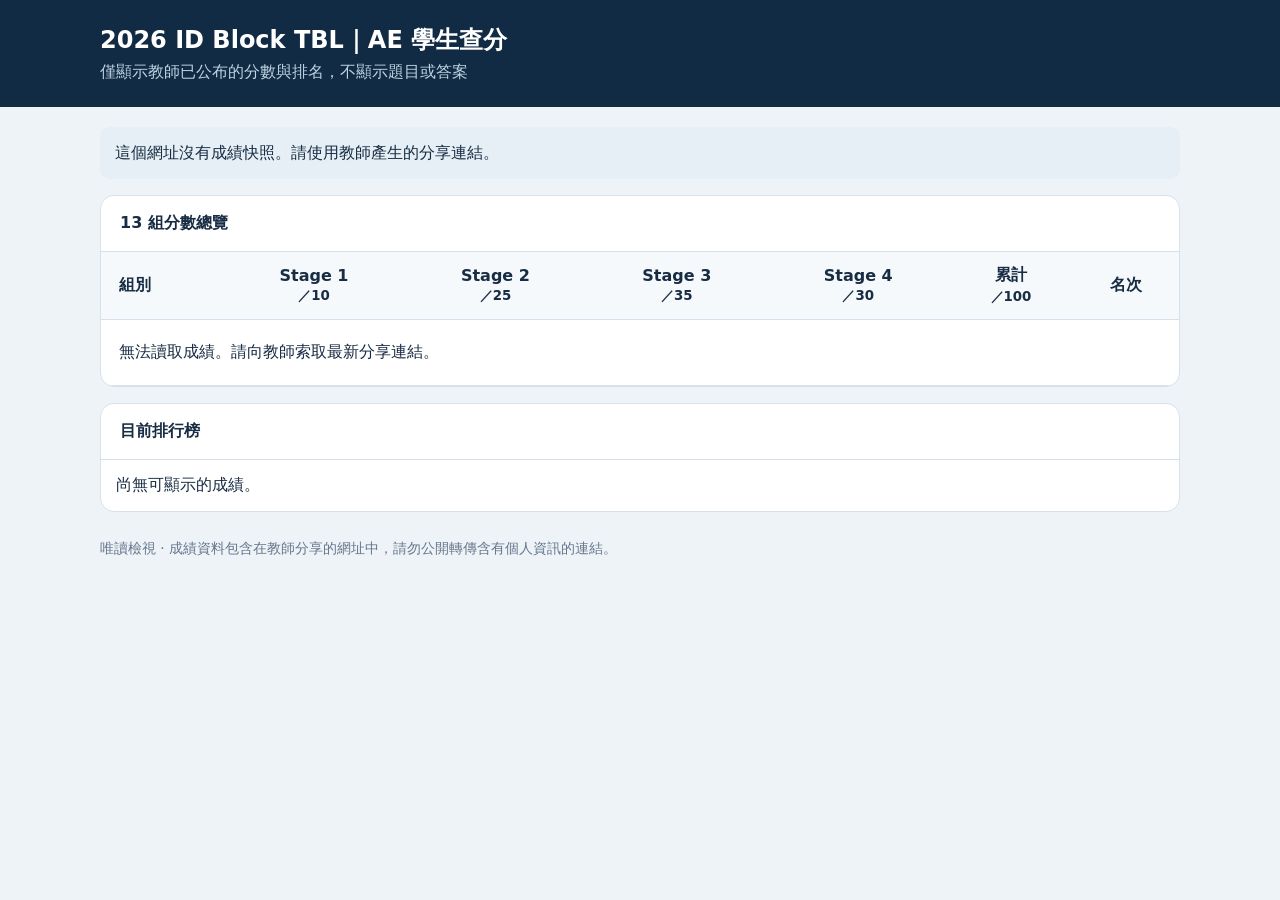
<file: tbl-ae-scoreboard/student.html>
<!doctype html>
<html lang="zh-Hant"><head><meta charset="utf-8"><meta name="viewport" content="width=device-width,initial-scale=1"><title>2026 TBL AE｜學生查分</title>
<style>:root{--bg:#eef3f8;--paper:#fff;--ink:#182c43;--line:#d7e1ec;--accent:#136c89;--muted:#66778c}*{box-sizing:border-box}body{margin:0;background:var(--bg);color:var(--ink);font-family:system-ui,-apple-system,"Noto Sans TC",sans-serif}header{background:#122b44;color:white;padding:24px max(20px,calc((100vw - 1080px)/2))}h1{font-size:1.5rem;margin:0 0 6px}header p{margin:0;color:#bed2e0}main{max-width:1120px;margin:auto;padding:20px}.panel{background:white;border:1px solid var(--line);border-radius:14px;margin-bottom:16px;overflow:hidden}.head{padding:17px 19px;border-bottom:1px solid var(--line);font-weight:700}.notice{background:#e5eff5;border-radius:10px;padding:13px 15px;line-height:1.6;margin-bottom:16px}.sub{color:var(--muted);font-size:.9rem}.wrap{overflow-x:auto}table{width:100%;border-collapse:collapse;min-width:690px;text-align:center;font-variant-numeric:tabular-nums}th,td{padding:13px 10px;border-bottom:1px solid var(--line)}thead th{background:#f5f9fc}td:first-child,th:first-child{text-align:left;padding-left:18px}td.total{font-weight:800}.leaders{display:grid;grid-template-columns:repeat(auto-fit,minmax(160px,1fr));gap:10px;padding:15px}.tile{border:1px solid var(--line);border-radius:10px;padding:13px;background:#f8fbfd}.tile b{display:block}.tile strong{font-size:1.35rem;color:var(--accent)}.error{padding:22px;text-align:center}footer{color:var(--muted);padding:12px 0 25px;font-size:.85rem}@media(max-width:680px){main{padding:12px}header{padding:18px}}</style>
</head><body><header><h1>2026 ID Block TBL｜AE 學生查分</h1><p>僅顯示教師已公布的分數與排名，不顯示題目或答案</p></header><main><div class="notice" id="notice">這是教師分享當下的唯讀成績快照，並非即時同步。若有後續階段鎖定或分數更新，請向教師取得新的連結。</div><section class="panel"><div class="head">13 組分數總覽</div><div class="wrap"><table><thead><tr><th>組別</th><th>Stage 1<br><small>／10</small></th><th>Stage 2<br><small>／25</small></th><th>Stage 3<br><small>／35</small></th><th>Stage 4<br><small>／30</small></th><th>累計<br><small>／100</small></th><th>名次</th></tr></thead><tbody id="tbody"></tbody></table></div></section><section class="panel"><div class="head">目前排行榜</div><div class="leaders" id="leaders"></div></section><footer>唯讀檢視 · 成績資料包含在教師分享的網址中，請勿公開轉傳含有個人資訊的連結。</footer></main>
<script>(()=>{'use strict';const get=id=>document.getElementById(id),fmt=n=>Number.isInteger(n)?String(n):n.toFixed(1);function decode(v){let x=v.replaceAll('-','+').replaceAll('_','/');x+='='.repeat((4-x.length%4)%4);let s=atob(x),bytes=Uint8Array.from(s,c=>c.charCodeAt(0));return new TextDecoder().decode(bytes)}function valid(d){return d&&d.v===1&&typeof d.at==='string'&&Array.isArray(d.locks)&&d.locks.length===4&&d.locks.every(v=>typeof v==='boolean')&&Array.isArray(d.teams)&&d.teams.length===13&&d.teams.every(t=>typeof t.n==='string'&&t.n.length<=100&&Array.isArray(t.s)&&t.s.length===4&&t.s.every((x,i)=>x===null||(d.locks[i]&&Number.isFinite(x)&&x>=0&&x<=[10,25,35,30][i])))}try{if(!location.hash)throw Error('這個網址沒有成績快照。請使用教師產生的分享連結。');const d=JSON.parse(decode(location.hash.slice(1)));if(!valid(d))throw Error('成績快照格式不正確。');const sums=d.teams.map((t,i)=>({i,n:t.s.reduce((a,x)=>a+(x??0),0)}));sums.sort((a,b)=>b.n-a.n||a.i-b.i);let prior=null,rank=0;sums.forEach((x,j)=>{if(x.n!==prior){rank=j+1;prior=x.n}x.rank=rank});const pos=new Map(sums.map(x=>[x.i,x.rank]));get('notice').textContent='成績快照產生時間：'+new Date(d.at).toLocaleString('zh-TW')+'。目前已公布 '+d.locks.filter(Boolean).length+'／4 階段；此連結不會即時更新，請以教師最新分享為準。';for(let i=0;i<d.teams.length;i++){const tr=document.createElement('tr');const cells=[d.teams[i].n,...d.teams[i].s.map((v,s)=>d.locks[s]&&v!==null?fmt(v):'—'),fmt(d.teams[i].s.reduce((a,v)=>a+(v??0),0)),'#'+pos.get(i)];cells.forEach((x,j)=>{const td=document.createElement('td');td.textContent=x;if(j===5)td.className='total';tr.append(td)});get('tbody').append(tr)}for(const item of sums){const tile=document.createElement('div');tile.className='tile';const n=document.createElement('b');n.textContent='#'+item.rank+' '+d.teams[item.i].n;const v=document.createElement('strong');v.textContent=fmt(item.n)+' 分';tile.append(n,v);get('leaders').append(tile)}}catch(e){get('notice').textContent=e.message;get('tbody').innerHTML='<tr><td colspan="7" class="error">無法讀取成績。請向教師索取最新分享連結。</td></tr>';get('leaders').textContent='尚無可顯示的成績。'}})();</script></body></html>
</file>
<file: classroom-timer/timer.css>
:root{color-scheme:dark;--bg:#111a24;--panel:#17232f;--line:#30404c;--text:#edf3f3;--muted:#9cabb6;--mint:#bde9d3;--gold:#f6cf82;--red:#ffa795}
*{box-sizing:border-box}body{margin:0;background:var(--bg);color:var(--text);font:16px/1.5 system-ui,-apple-system,"Noto Sans TC",sans-serif}button,input{font:inherit}button{border:1px solid transparent;cursor:pointer;border-radius:10px;padding:12px 16px;transition:background .15s}button:focus-visible,a:focus-visible,input:focus-visible,summary:focus-visible{outline:3px solid var(--gold);outline-offset:4px}button:disabled{opacity:.4;cursor:default}a{color:inherit;text-decoration:none}.shell{max-width:1660px;margin:auto;padding:28px 42px}.topbar{display:flex;align-items:center;justify-content:space-between;gap:18px;margin-bottom:38px}.brand{font-size:18px;font-weight:750;letter-spacing:.06em}.brand span{color:var(--muted);font-size:14px;letter-spacing:0}.mode-tabs{display:flex;padding:5px;background:#0b131b;border:1px solid var(--line);border-radius:13px}.mode-tabs button{background:transparent;color:var(--muted);padding:9px 24px}.mode-tabs button[aria-pressed=true]{background:#30423f;color:var(--mint)}main{display:grid;grid-template-columns:minmax(0,1fr) 300px;gap:24px}.display{background:var(--panel);border:1px solid var(--line);border-radius:24px;min-height:660px;padding:32px 36px 24px;display:flex;flex-direction:column}.display-top{display:flex;justify-content:space-between;gap:18px;align-items:flex-start}.eyebrow{color:var(--muted);font-size:11px;letter-spacing:.2em;font-weight:650}h1{font-size:30px;line-height:1.3;margin:8px 0 0;letter-spacing:.015em}h1 span{color:var(--muted);font-size:16px;font-weight:400;margin-left:12px}.live-clock{text-align:right;display:flex;flex-direction:column;color:var(--muted);font-size:11px;gap:3px}.live-clock time{font-size:22px;font-variant-numeric:tabular-nums;letter-spacing:.04em;color:var(--text)}.time-area{flex:1;display:flex;flex-direction:column;align-items:center;justify-content:center;padding:36px 0}.status{color:var(--mint);font-size:16px;letter-spacing:.14em;margin:0 0 10px}.status:before{content:"";display:inline-block;width:7px;height:7px;border-radius:50%;background:currentColor;margin-right:10px;vertical-align:middle}.digits{font-size:clamp(76px,13vw,208px);line-height:1.15;font-weight:650;font-variant-numeric:tabular-nums;letter-spacing:-.055em;color:var(--mint);white-space:nowrap}.time-hint{color:var(--muted);font-size:13px;margin:20px 0 4px;min-height:20px}.progress-track{height:4px;border-radius:4px;background:#34434c;overflow:hidden;margin:0 0 28px}.progress-track>div{height:100%;background:var(--mint);width:100%;transition:width .2s linear}.timer-controls{display:flex;justify-content:center;gap:10px;flex-wrap:wrap;align-items:center}.primary{background:var(--mint);color:#173528;font-weight:750;min-width:160px}.secondary{background:#293c49;color:var(--text);border-color:#40505c}.quiet{background:transparent;color:var(--muted)}.quiet:hover{background:#263641;color:var(--text)}.divider{height:24px;width:1px;background:var(--line);margin:0 6px}.display-bottom{display:flex;align-items:center;justify-content:space-between;gap:16px;margin-top:30px;padding-top:18px;border-top:1px solid var(--line);color:var(--muted);font-size:12px}.display-bottom button{font-size:12px;padding:8px 10px}.settings{padding:22px 10px 0 12px}.settings h2{font-size:19px;margin:8px 0}.settings p{color:var(--muted);font-size:13px}.settings-heading{margin-bottom:24px}.phase-buttons{display:grid;grid-template-columns:1fr 1fr;gap:10px}.phase-buttons button{display:flex;flex-direction:column;text-align:left;background:#17232f;color:var(--muted);border:1px solid var(--line);padding:14px 12px;gap:4px}.phase-buttons strong{font-size:24px;color:var(--text)}.phase-buttons span{font-size:12px}.phase-buttons small{font-size:10px;margin-top:4px}.phase-buttons [aria-pressed=true]{border-color:var(--mint);background:#21382f}.phase-buttons [aria-pressed=true] strong{color:var(--mint)}.duration-fields{display:flex;align-items:center;gap:12px;margin-top:28px}.duration-fields label{flex:1;font-size:12px;color:var(--muted)}.duration-fields>span{padding-top:22px;color:var(--muted)}input[type=number]{display:block;width:100%;background:#0f1922;border:1px solid var(--line);color:var(--text);padding:12px;border-radius:9px;margin-top:8px;font-size:24px;font-variant-numeric:tabular-nums}.apply{width:100%;margin-top:14px}.sound-option{display:flex;align-items:center;gap:10px;font-size:13px;margin-top:24px}.sound-option input{accent-color:var(--mint);width:17px;height:17px}.settings .settings-note{font-size:11px;line-height:1.8}.feedback{min-height:20px}.feedback.error{color:var(--red)}details{border-top:1px solid var(--line);margin-top:24px;padding-top:16px;font-size:12px;color:var(--muted)}summary{cursor:pointer}footer{display:flex;justify-content:space-between;margin-top:24px;color:#7f919f;font-size:11px;letter-spacing:.05em}.warning .digits,.warning .status{color:var(--gold)}.warning #progress{background:var(--gold)}.finished .digits,.finished .status{color:var(--red)}.finished #progress{background:var(--red)}body.clock .digits{font-size:clamp(58px,10vw,164px);letter-spacing:-.035em;color:var(--text)}[hidden]{display:none!important}body.projection main{grid-template-columns:1fr}body.projection .settings,body.projection footer{display:none}body.projection .display{min-height:calc(100dvh - 160px)}body.projection .digits{font-size:clamp(88px,21vw,330px)}body.projection.clock .digits{font-size:clamp(65px,16vw,250px)}body.projection .topbar{margin-bottom:20px}
@media(min-width:1500px){.display{min-height:720px}}@media(max-width:1000px){.shell{padding:24px}main{grid-template-columns:minmax(0,1fr) 250px;gap:16px}.display{padding:24px;min-height:580px}.digits{font-size:12vw}.settings{padding-left:4px}.brand span{display:none}.mode-tabs button{padding:9px 16px}}
@media(max-width:740px){.shell{padding:18px 14px}.topbar{gap:10px;flex-wrap:wrap;margin-bottom:20px}.brand{font-size:15px}.topbar>.quiet{padding:8px}.mode-tabs{order:3;width:100%;justify-content:center}.mode-tabs button{flex:1}main{grid-template-columns:1fr}.display{min-height:480px;padding:22px 18px;border-radius:18px}.digits{font-size:24vw}.display-top h1{font-size:25px}.display-top h1 span{display:block;font-size:13px;margin:5px 0 0}.live-clock time{font-size:18px}.timer-controls{gap:6px}.primary{min-width:135px}.timer-controls button{padding:11px 13px}.divider{display:none}.settings{padding:18px 6px}.settings-heading{margin-bottom:16px}.phase-buttons small{font-size:12px}body.clock .digits{font-size:18vw}footer{gap:12px}body.projection .display{min-height:calc(100dvh - 180px)}body.projection .digits{font-size:24vw}body.projection.clock .digits{font-size:18vw}}
@media(prefers-reduced-motion:reduce){*{transition:none!important}}
.phase-buttons #ae{grid-column:1/-1;display:grid;grid-template-columns:auto 1fr;column-gap:14px;align-items:center}
.phase-buttons #ae strong{grid-row:1/3}
.ae-settings{border-top:1px solid var(--line);margin-top:22px;padding-top:12px}
.ae-settings h3{font-size:14px;margin:0 0 12px}
.ae-stages{display:grid;grid-template-columns:repeat(4,minmax(0,1fr));gap:5px}
.ae-stages button,.ae-parts button{background:var(--panel);color:var(--text);border:1px solid var(--line);font-size:12px;padding:10px 5px}
.ae-stages small{display:block;color:var(--muted);font-size:10px;margin-top:4px}
.ae-stages [aria-pressed=true],.ae-parts [aria-pressed=true]{border-color:var(--mint);background:#21382f;color:var(--mint)}
.ae-parts{display:grid;gap:7px}
.ae-parts button{text-align:left;padding:10px 12px}
.ae-plan{width:100%;border-collapse:collapse;font-size:11px;margin-top:12px}
.ae-plan th,.ae-plan td{padding:8px 3px;text-align:center;border-bottom:1px solid var(--line)}
main{align-items:start}
.sync-banner{display:none;grid-column:1/-1;border:1px solid var(--line);border-radius:12px;padding:12px 18px;color:var(--muted);font-size:13px}
.sync-banner strong{color:var(--text);font-size:16px}.sync-banner p{margin:5px 0}.sync-banner a{display:inline-block;text-decoration:underline;margin-right:18px;padding:5px 0}
body.synced .sync-banner{display:block}body.synced main{grid-template-columns:minmax(0,1fr)}body.synced .settings{display:none}
body.synced.projection .display{min-height:calc(100dvh - 265px)}body.synced .time-hint{max-width:100%;text-align:center}
#syncModeLink{font-size:12px;color:var(--mint);text-decoration:underline}
</file>
<file: tbl-ae-realtime/style.css>
:root{color-scheme:light;--ink:#182b42;--bg:#f1f5fa;--line:#d5e1ed;--accent:#155d8c;--ok:#0b735c}*{box-sizing:border-box}body{margin:0;background:var(--bg);color:var(--ink);font:16px system-ui,-apple-system,"Noto Sans TC",sans-serif}header{padding:22px max(16px,calc((100vw - 1080px)/2));background:#18334c;color:white}header h1{font-size:1.35rem;margin:0 0 4px}header p{color:#c2d7e7;margin:0}main{max-width:1120px;margin:auto;padding:18px}nav{display:flex;gap:12px;flex-wrap:wrap;margin-bottom:18px}a{color:var(--accent)}nav a{padding:8px 12px;background:white;border-radius:9px}.card{background:white;border:1px solid var(--line);border-radius:13px;padding:17px;margin-bottom:16px}h2{font-size:1.15rem;margin:0 0 15px}button,input,select{font:inherit}button{background:var(--accent);color:white;border:0;border-radius:9px;padding:10px 14px;cursor:pointer}button:disabled{opacity:.5;cursor:not-allowed}button.secondary{background:#e9f1f8;color:var(--ink)}input{padding:10px;border:1px solid #b9cadb;border-radius:8px;max-width:100%;width:300px}.line{display:flex;gap:10px;flex-wrap:wrap;align-items:center;margin:10px 0}.muted{color:#62768a}.good{color:var(--ok)}.error{color:#ad3444}.hide{display:none!important}.stage{border:1px solid var(--line);padding:12px;border-radius:10px;margin:10px 0;display:flex;justify-content:space-between;gap:12px;flex-wrap:wrap}.choices{display:flex;gap:8px;flex-wrap:wrap;margin:16px 0}.choices button{width:53px;background:#e7eef6;color:var(--ink)}.choices button.on{background:var(--accent);color:white}table{border-collapse:collapse;width:100%;min-width:650px}th,td{padding:10px;border-bottom:1px solid var(--line);text-align:center}td:first-child,th:first-child{text-align:left}.scroll{overflow-x:auto}.stat{font-size:1.4rem;font-weight:700}small{font-size:.85rem}@media(max-width:600px){header{padding:15px}main{padding:12px}}
</file>
